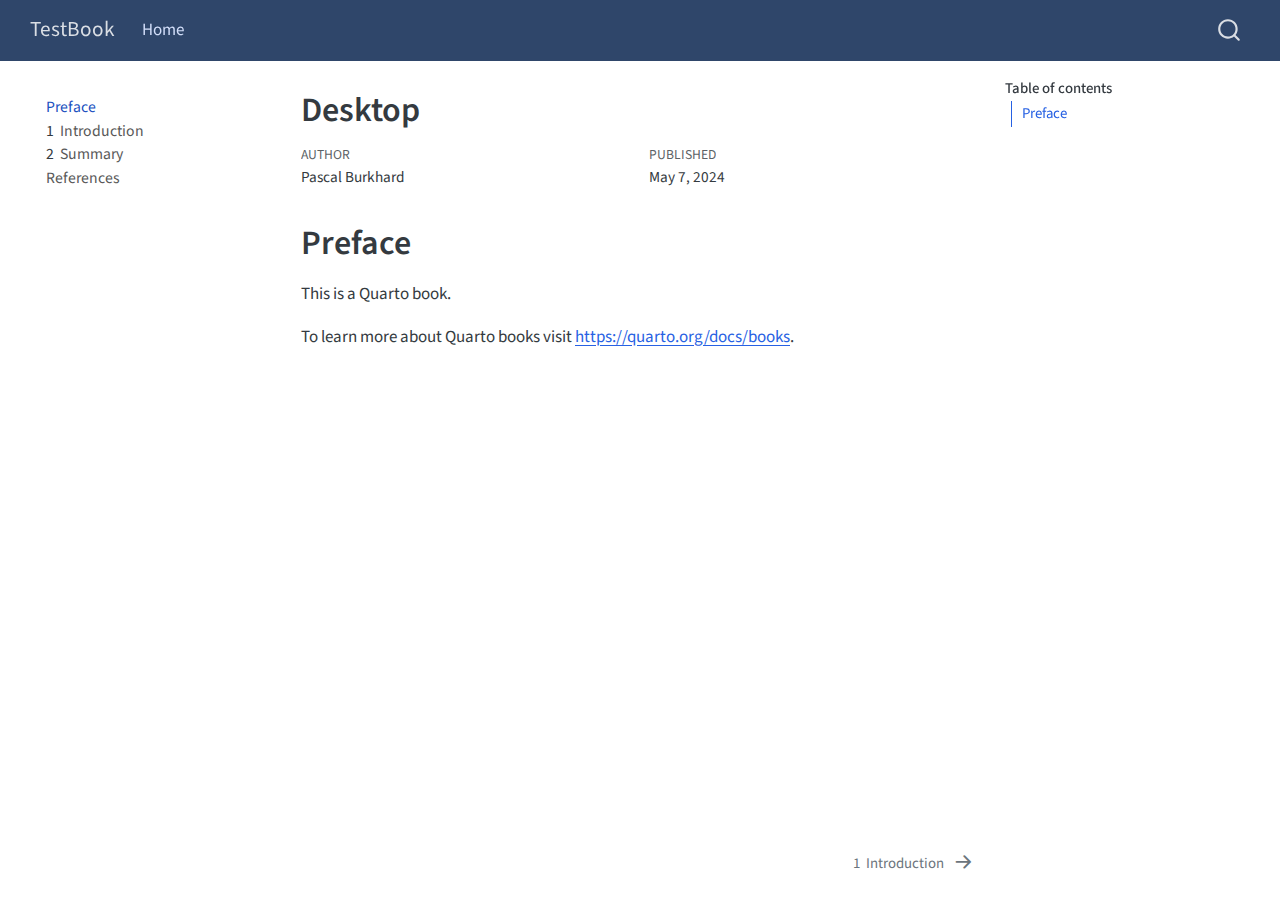
<file: _book/index.html>
<!DOCTYPE html>
<html xmlns="http://www.w3.org/1999/xhtml" lang="en" xml:lang="en">
<head>
<meta http-equiv="Content-Type" content="text/html; charset=UTF-8">
<meta charset="utf-8">
<meta name="generator" content="quarto-1.6.1">
<meta name="viewport" content="width=device-width, initial-scale=1.0, user-scalable=yes">
<meta name="author" content="Pascal Burkhard">
<meta name="dcterms.date" content="2024-05-07">
<title>Desktop</title>
<style>
code{white-space: pre-wrap;}
span.smallcaps{font-variant: small-caps;}
div.columns{display: flex; gap: min(4vw, 1.5em);}
div.column{flex: auto; overflow-x: auto;}
div.hanging-indent{margin-left: 1.5em; text-indent: -1.5em;}
ul.task-list{list-style: none;}
ul.task-list li input[type="checkbox"] {
  width: 0.8em;
  margin: 0 0.8em 0.2em -1em; /* quarto-specific, see https://github.com/quarto-dev/quarto-cli/issues/4556 */ 
  vertical-align: middle;
}
</style>
<script src="site_libs/quarto-nav/quarto-nav.js"></script><script src="site_libs/quarto-nav/headroom.min.js"></script><script src="site_libs/clipboard/clipboard.min.js"></script><script src="site_libs/quarto-search/autocomplete.umd.js"></script><script src="site_libs/quarto-search/fuse.min.js"></script><script src="site_libs/quarto-search/quarto-search.js"></script><meta name="quarto:offset" content="./">
<link href="./intro.html" rel="next">
<script src="site_libs/quarto-html/quarto.js"></script><script src="site_libs/quarto-html/popper.min.js"></script><script src="site_libs/quarto-html/tippy.umd.min.js"></script><script src="site_libs/quarto-html/anchor.min.js"></script><link href="site_libs/quarto-html/tippy.css" rel="stylesheet">
<link href="site_libs/quarto-html/quarto-syntax-highlighting.css" rel="stylesheet" id="quarto-text-highlighting-styles">
<script src="site_libs/bootstrap/bootstrap.min.js"></script><link href="site_libs/bootstrap/bootstrap-icons.css" rel="stylesheet">
<link href="site_libs/bootstrap/bootstrap.min.css" rel="stylesheet" id="quarto-bootstrap" data-mode="light">
<script id="quarto-search-options" type="application/json">{
  "location": "navbar",
  "copy-button": false,
  "collapse-after": 3,
  "panel-placement": "end",
  "type": "overlay",
  "limit": 50,
  "keyboard-shortcut": [
    "f",
    "/",
    "s"
  ],
  "show-item-context": false,
  "language": {
    "search-no-results-text": "No results",
    "search-matching-documents-text": "matching documents",
    "search-copy-link-title": "Copy link to search",
    "search-hide-matches-text": "Hide additional matches",
    "search-more-match-text": "more match in this document",
    "search-more-matches-text": "more matches in this document",
    "search-clear-button-title": "Clear",
    "search-text-placeholder": "",
    "search-detached-cancel-button-title": "Cancel",
    "search-submit-button-title": "Submit",
    "search-label": "Search"
  }
}</script>
</head>
<body class="nav-sidebar floating nav-fixed">

<div id="quarto-search-results"></div>
  <header id="quarto-header" class="headroom fixed-top"><nav class="navbar navbar-expand-lg " data-bs-theme="dark"><div class="navbar-container container-fluid">
      <div class="navbar-brand-container mx-auto">
    <a class="navbar-brand" href="./index.html">
    <span class="navbar-title">TestBook</span>
    </a>
  </div>
            <div id="quarto-search" class="" title="Search"></div>
          <button class="navbar-toggler" type="button" data-bs-toggle="collapse" data-bs-target="#navbarCollapse" aria-controls="navbarCollapse" role="menu" aria-expanded="false" aria-label="Toggle navigation" onclick="if (window.quartoToggleHeadroom) { window.quartoToggleHeadroom(); }">
  <span class="navbar-toggler-icon"></span>
</button>
          <div class="collapse navbar-collapse" id="navbarCollapse">
            <ul class="navbar-nav navbar-nav-scroll me-auto">
<li class="nav-item">
    <a class="nav-link active" href="./index.html" aria-current="page"> 
<span class="menu-text">Home</span></a>
  </li>  
</ul>
</div> <!-- /navcollapse -->
            <div class="quarto-navbar-tools">
</div>
      </div> <!-- /container-fluid -->
    </nav><nav class="quarto-secondary-nav"><div class="container-fluid d-flex">
      <button type="button" class="quarto-btn-toggle btn" data-bs-toggle="collapse" role="button" data-bs-target=".quarto-sidebar-collapse-item" aria-controls="quarto-sidebar" aria-expanded="false" aria-label="Toggle sidebar navigation" onclick="if (window.quartoToggleHeadroom) { window.quartoToggleHeadroom(); }">
        <i class="bi bi-layout-text-sidebar-reverse"></i>
      </button>
        <nav class="quarto-page-breadcrumbs" aria-label="breadcrumb"><ol class="breadcrumb"><li class="breadcrumb-item"><a href="./index.html">Preface</a></li></ol></nav><a class="flex-grow-1" role="navigation" data-bs-toggle="collapse" data-bs-target=".quarto-sidebar-collapse-item" aria-controls="quarto-sidebar" aria-expanded="false" aria-label="Toggle sidebar navigation" onclick="if (window.quartoToggleHeadroom) { window.quartoToggleHeadroom(); }">      
        </a>
    </div>
  </nav></header><!-- content --><div id="quarto-content" class="quarto-container page-columns page-rows-contents page-layout-article page-navbar">
<!-- sidebar -->
  <nav id="quarto-sidebar" class="sidebar collapse collapse-horizontal quarto-sidebar-collapse-item sidebar-navigation floating overflow-auto"><div class="sidebar-menu-container"> 
    <ul class="list-unstyled mt-1">
<li class="sidebar-item">
  <div class="sidebar-item-container"> 
  <a href="./index.html" class="sidebar-item-text sidebar-link active">
 <span class="menu-text">Preface</span></a>
  </div>
</li>
        <li class="sidebar-item">
  <div class="sidebar-item-container"> 
  <a href="./intro.html" class="sidebar-item-text sidebar-link">
 <span class="menu-text"><span class="chapter-number">1</span>  <span class="chapter-title">Introduction</span></span></a>
  </div>
</li>
        <li class="sidebar-item">
  <div class="sidebar-item-container"> 
  <a href="./summary.html" class="sidebar-item-text sidebar-link">
 <span class="menu-text"><span class="chapter-number">2</span>  <span class="chapter-title">Summary</span></span></a>
  </div>
</li>
        <li class="sidebar-item">
  <div class="sidebar-item-container"> 
  <a href="./references.html" class="sidebar-item-text sidebar-link">
 <span class="menu-text">References</span></a>
  </div>
</li>
    </ul>
</div>
</nav><div id="quarto-sidebar-glass" class="quarto-sidebar-collapse-item" data-bs-toggle="collapse" data-bs-target=".quarto-sidebar-collapse-item"></div>
<!-- margin-sidebar -->
    <div id="quarto-margin-sidebar" class="sidebar margin-sidebar">
        <nav id="TOC" role="doc-toc" class="toc-active"><h2 id="toc-title">Table of contents</h2>
   
  <ul>
<li><a href="#preface" id="toc-preface" class="nav-link active" data-scroll-target="#preface">Preface</a></li>
  </ul></nav>
</div>
<!-- main -->
<main class="content" id="quarto-document-content"><header id="title-block-header" class="quarto-title-block default"><div class="quarto-title">
<h1 class="title">Desktop</h1>
</div>



<div class="quarto-title-meta">

    <div>
    <div class="quarto-title-meta-heading">Author</div>
    <div class="quarto-title-meta-contents">
             <p>Pascal Burkhard </p>
          </div>
  </div>
    
    <div>
    <div class="quarto-title-meta-heading">Published</div>
    <div class="quarto-title-meta-contents">
      <p class="date">May 7, 2024</p>
    </div>
  </div>
  
    
  </div>
  


</header><section id="preface" class="level1 unnumbered"><h1 class="unnumbered">Preface</h1>
<p>This is a Quarto book.</p>
<p>To learn more about Quarto books visit <a href="https://quarto.org/docs/books" class="uri">https://quarto.org/docs/books</a>.</p>


</section></main><!-- /main --><script id="quarto-html-after-body" type="application/javascript">
window.document.addEventListener("DOMContentLoaded", function (event) {
  const toggleBodyColorMode = (bsSheetEl) => {
    const mode = bsSheetEl.getAttribute("data-mode");
    const bodyEl = window.document.querySelector("body");
    if (mode === "dark") {
      bodyEl.classList.add("quarto-dark");
      bodyEl.classList.remove("quarto-light");
    } else {
      bodyEl.classList.add("quarto-light");
      bodyEl.classList.remove("quarto-dark");
    }
  }
  const toggleBodyColorPrimary = () => {
    const bsSheetEl = window.document.querySelector("link#quarto-bootstrap");
    if (bsSheetEl) {
      toggleBodyColorMode(bsSheetEl);
    }
  }
  toggleBodyColorPrimary();  
  const icon = "";
  const anchorJS = new window.AnchorJS();
  anchorJS.options = {
    placement: 'right',
    icon: icon
  };
  anchorJS.add('.anchored');
  const isCodeAnnotation = (el) => {
    for (const clz of el.classList) {
      if (clz.startsWith('code-annotation-')) {                     
        return true;
      }
    }
    return false;
  }
  const onCopySuccess = function(e) {
    // button target
    const button = e.trigger;
    // don't keep focus
    button.blur();
    // flash "checked"
    button.classList.add('code-copy-button-checked');
    var currentTitle = button.getAttribute("title");
    button.setAttribute("title", "Copied!");
    let tooltip;
    if (window.bootstrap) {
      button.setAttribute("data-bs-toggle", "tooltip");
      button.setAttribute("data-bs-placement", "left");
      button.setAttribute("data-bs-title", "Copied!");
      tooltip = new bootstrap.Tooltip(button, 
        { trigger: "manual", 
          customClass: "code-copy-button-tooltip",
          offset: [0, -8]});
      tooltip.show();    
    }
    setTimeout(function() {
      if (tooltip) {
        tooltip.hide();
        button.removeAttribute("data-bs-title");
        button.removeAttribute("data-bs-toggle");
        button.removeAttribute("data-bs-placement");
      }
      button.setAttribute("title", currentTitle);
      button.classList.remove('code-copy-button-checked');
    }, 1000);
    // clear code selection
    e.clearSelection();
  }
  const getTextToCopy = function(trigger) {
      const codeEl = trigger.previousElementSibling.cloneNode(true);
      for (const childEl of codeEl.children) {
        if (isCodeAnnotation(childEl)) {
          childEl.remove();
        }
      }
      return codeEl.innerText;
  }
  const clipboard = new window.ClipboardJS('.code-copy-button:not([data-in-quarto-modal])', {
    text: getTextToCopy
  });
  clipboard.on('success', onCopySuccess);
  if (window.document.getElementById('quarto-embedded-source-code-modal')) {
    // For code content inside modals, clipBoardJS needs to be initialized with a container option
    // TODO: Check when it could be a function (https://github.com/zenorocha/clipboard.js/issues/860)
    const clipboardModal = new window.ClipboardJS('.code-copy-button[data-in-quarto-modal]', {
      text: getTextToCopy,
      container: window.document.getElementById('quarto-embedded-source-code-modal')
    });
    clipboardModal.on('success', onCopySuccess);
  }
    var localhostRegex = new RegExp(/^(?:http|https):\/\/localhost\:?[0-9]*\//);
    var mailtoRegex = new RegExp(/^mailto:/);
      var filterRegex = new RegExp("https:\/\/example\.com");
    var isInternal = (href) => {
        return filterRegex.test(href) || localhostRegex.test(href) || mailtoRegex.test(href);
    }
    // Inspect non-navigation links and adorn them if external
 	var links = window.document.querySelectorAll('a[href]:not(.nav-link):not(.navbar-brand):not(.toc-action):not(.sidebar-link):not(.sidebar-item-toggle):not(.pagination-link):not(.no-external):not([aria-hidden]):not(.dropdown-item):not(.quarto-navigation-tool):not(.about-link)');
    for (var i=0; i<links.length; i++) {
      const link = links[i];
      if (!isInternal(link.href)) {
        // undo the damage that might have been done by quarto-nav.js in the case of
        // links that we want to consider external
        if (link.dataset.originalHref !== undefined) {
          link.href = link.dataset.originalHref;
        }
      }
    }
  function tippyHover(el, contentFn, onTriggerFn, onUntriggerFn) {
    const config = {
      allowHTML: true,
      maxWidth: 500,
      delay: 100,
      arrow: false,
      appendTo: function(el) {
          return el.parentElement;
      },
      interactive: true,
      interactiveBorder: 10,
      theme: 'quarto',
      placement: 'bottom-start',
    };
    if (contentFn) {
      config.content = contentFn;
    }
    if (onTriggerFn) {
      config.onTrigger = onTriggerFn;
    }
    if (onUntriggerFn) {
      config.onUntrigger = onUntriggerFn;
    }
    window.tippy(el, config); 
  }
  const noterefs = window.document.querySelectorAll('a[role="doc-noteref"]');
  for (var i=0; i<noterefs.length; i++) {
    const ref = noterefs[i];
    tippyHover(ref, function() {
      // use id or data attribute instead here
      let href = ref.getAttribute('data-footnote-href') || ref.getAttribute('href');
      try { href = new URL(href).hash; } catch {}
      const id = href.replace(/^#\/?/, "");
      const note = window.document.getElementById(id);
      if (note) {
        return note.innerHTML;
      } else {
        return "";
      }
    });
  }
  const xrefs = window.document.querySelectorAll('a.quarto-xref');
  const processXRef = (id, note) => {
    // Strip column container classes
    const stripColumnClz = (el) => {
      el.classList.remove("page-full", "page-columns");
      if (el.children) {
        for (const child of el.children) {
          stripColumnClz(child);
        }
      }
    }
    stripColumnClz(note)
    if (id === null || id.startsWith('sec-')) {
      // Special case sections, only their first couple elements
      const container = document.createElement("div");
      if (note.children && note.children.length > 2) {
        container.appendChild(note.children[0].cloneNode(true));
        for (let i = 1; i < note.children.length; i++) {
          const child = note.children[i];
          if (child.tagName === "P" && child.innerText === "") {
            continue;
          } else {
            container.appendChild(child.cloneNode(true));
            break;
          }
        }
        if (window.Quarto?.typesetMath) {
          window.Quarto.typesetMath(container);
        }
        return container.innerHTML
      } else {
        if (window.Quarto?.typesetMath) {
          window.Quarto.typesetMath(note);
        }
        return note.innerHTML;
      }
    } else {
      // Remove any anchor links if they are present
      const anchorLink = note.querySelector('a.anchorjs-link');
      if (anchorLink) {
        anchorLink.remove();
      }
      if (window.Quarto?.typesetMath) {
        window.Quarto.typesetMath(note);
      }
      // TODO in 1.5, we should make sure this works without a callout special case
      if (note.classList.contains("callout")) {
        return note.outerHTML;
      } else {
        return note.innerHTML;
      }
    }
  }
  for (var i=0; i<xrefs.length; i++) {
    const xref = xrefs[i];
    tippyHover(xref, undefined, function(instance) {
      instance.disable();
      let url = xref.getAttribute('href');
      let hash = undefined; 
      if (url.startsWith('#')) {
        hash = url;
      } else {
        try { hash = new URL(url).hash; } catch {}
      }
      if (hash) {
        const id = hash.replace(/^#\/?/, "");
        const note = window.document.getElementById(id);
        if (note !== null) {
          try {
            const html = processXRef(id, note.cloneNode(true));
            instance.setContent(html);
          } finally {
            instance.enable();
            instance.show();
          }
        } else {
          // See if we can fetch this
          fetch(url.split('#')[0])
          .then(res => res.text())
          .then(html => {
            const parser = new DOMParser();
            const htmlDoc = parser.parseFromString(html, "text/html");
            const note = htmlDoc.getElementById(id);
            if (note !== null) {
              const html = processXRef(id, note);
              instance.setContent(html);
            } 
          }).finally(() => {
            instance.enable();
            instance.show();
          });
        }
      } else {
        // See if we can fetch a full url (with no hash to target)
        // This is a special case and we should probably do some content thinning / targeting
        fetch(url)
        .then(res => res.text())
        .then(html => {
          const parser = new DOMParser();
          const htmlDoc = parser.parseFromString(html, "text/html");
          const note = htmlDoc.querySelector('main.content');
          if (note !== null) {
            // This should only happen for chapter cross references
            // (since there is no id in the URL)
            // remove the first header
            if (note.children.length > 0 && note.children[0].tagName === "HEADER") {
              note.children[0].remove();
            }
            const html = processXRef(null, note);
            instance.setContent(html);
          } 
        }).finally(() => {
          instance.enable();
          instance.show();
        });
      }
    }, function(instance) {
    });
  }
      let selectedAnnoteEl;
      const selectorForAnnotation = ( cell, annotation) => {
        let cellAttr = 'data-code-cell="' + cell + '"';
        let lineAttr = 'data-code-annotation="' +  annotation + '"';
        const selector = 'span[' + cellAttr + '][' + lineAttr + ']';
        return selector;
      }
      const selectCodeLines = (annoteEl) => {
        const doc = window.document;
        const targetCell = annoteEl.getAttribute("data-target-cell");
        const targetAnnotation = annoteEl.getAttribute("data-target-annotation");
        const annoteSpan = window.document.querySelector(selectorForAnnotation(targetCell, targetAnnotation));
        const lines = annoteSpan.getAttribute("data-code-lines").split(",");
        const lineIds = lines.map((line) => {
          return targetCell + "-" + line;
        })
        let top = null;
        let height = null;
        let parent = null;
        if (lineIds.length > 0) {
            //compute the position of the single el (top and bottom and make a div)
            const el = window.document.getElementById(lineIds[0]);
            top = el.offsetTop;
            height = el.offsetHeight;
            parent = el.parentElement.parentElement;
          if (lineIds.length > 1) {
            const lastEl = window.document.getElementById(lineIds[lineIds.length - 1]);
            const bottom = lastEl.offsetTop + lastEl.offsetHeight;
            height = bottom - top;
          }
          if (top !== null && height !== null && parent !== null) {
            // cook up a div (if necessary) and position it 
            let div = window.document.getElementById("code-annotation-line-highlight");
            if (div === null) {
              div = window.document.createElement("div");
              div.setAttribute("id", "code-annotation-line-highlight");
              div.style.position = 'absolute';
              parent.appendChild(div);
            }
            div.style.top = top - 2 + "px";
            div.style.height = height + 4 + "px";
            div.style.left = 0;
            let gutterDiv = window.document.getElementById("code-annotation-line-highlight-gutter");
            if (gutterDiv === null) {
              gutterDiv = window.document.createElement("div");
              gutterDiv.setAttribute("id", "code-annotation-line-highlight-gutter");
              gutterDiv.style.position = 'absolute';
              const codeCell = window.document.getElementById(targetCell);
              const gutter = codeCell.querySelector('.code-annotation-gutter');
              gutter.appendChild(gutterDiv);
            }
            gutterDiv.style.top = top - 2 + "px";
            gutterDiv.style.height = height + 4 + "px";
          }
          selectedAnnoteEl = annoteEl;
        }
      };
      const unselectCodeLines = () => {
        const elementsIds = ["code-annotation-line-highlight", "code-annotation-line-highlight-gutter"];
        elementsIds.forEach((elId) => {
          const div = window.document.getElementById(elId);
          if (div) {
            div.remove();
          }
        });
        selectedAnnoteEl = undefined;
      };
        // Handle positioning of the toggle
    window.addEventListener(
      "resize",
      throttle(() => {
        elRect = undefined;
        if (selectedAnnoteEl) {
          selectCodeLines(selectedAnnoteEl);
        }
      }, 10)
    );
    function throttle(fn, ms) {
    let throttle = false;
    let timer;
      return (...args) => {
        if(!throttle) { // first call gets through
            fn.apply(this, args);
            throttle = true;
        } else { // all the others get throttled
            if(timer) clearTimeout(timer); // cancel #2
            timer = setTimeout(() => {
              fn.apply(this, args);
              timer = throttle = false;
            }, ms);
        }
      };
    }
      // Attach click handler to the DT
      const annoteDls = window.document.querySelectorAll('dt[data-target-cell]');
      for (const annoteDlNode of annoteDls) {
        annoteDlNode.addEventListener('click', (event) => {
          const clickedEl = event.target;
          if (clickedEl !== selectedAnnoteEl) {
            unselectCodeLines();
            const activeEl = window.document.querySelector('dt[data-target-cell].code-annotation-active');
            if (activeEl) {
              activeEl.classList.remove('code-annotation-active');
            }
            selectCodeLines(clickedEl);
            clickedEl.classList.add('code-annotation-active');
          } else {
            // Unselect the line
            unselectCodeLines();
            clickedEl.classList.remove('code-annotation-active');
          }
        });
      }
  const findCites = (el) => {
    const parentEl = el.parentElement;
    if (parentEl) {
      const cites = parentEl.dataset.cites;
      if (cites) {
        return {
          el,
          cites: cites.split(' ')
        };
      } else {
        return findCites(el.parentElement)
      }
    } else {
      return undefined;
    }
  };
  var bibliorefs = window.document.querySelectorAll('a[role="doc-biblioref"]');
  for (var i=0; i<bibliorefs.length; i++) {
    const ref = bibliorefs[i];
    const citeInfo = findCites(ref);
    if (citeInfo) {
      tippyHover(citeInfo.el, function() {
        var popup = window.document.createElement('div');
        citeInfo.cites.forEach(function(cite) {
          var citeDiv = window.document.createElement('div');
          citeDiv.classList.add('hanging-indent');
          citeDiv.classList.add('csl-entry');
          var biblioDiv = window.document.getElementById('ref-' + cite);
          if (biblioDiv) {
            citeDiv.innerHTML = biblioDiv.innerHTML;
          }
          popup.appendChild(citeDiv);
        });
        return popup.innerHTML;
      });
    }
  }
});
</script><nav class="page-navigation"><div class="nav-page nav-page-previous">
  </div>
  <div class="nav-page nav-page-next">
      <a href="./intro.html" class="pagination-link" aria-label="Introduction">
        <span class="nav-page-text"><span class="chapter-number">1</span>  <span class="chapter-title">Introduction</span></span> <i class="bi bi-arrow-right-short"></i>
      </a>
  </div>
</nav>
</div> <!-- /content -->




</body>
</html>
</file>
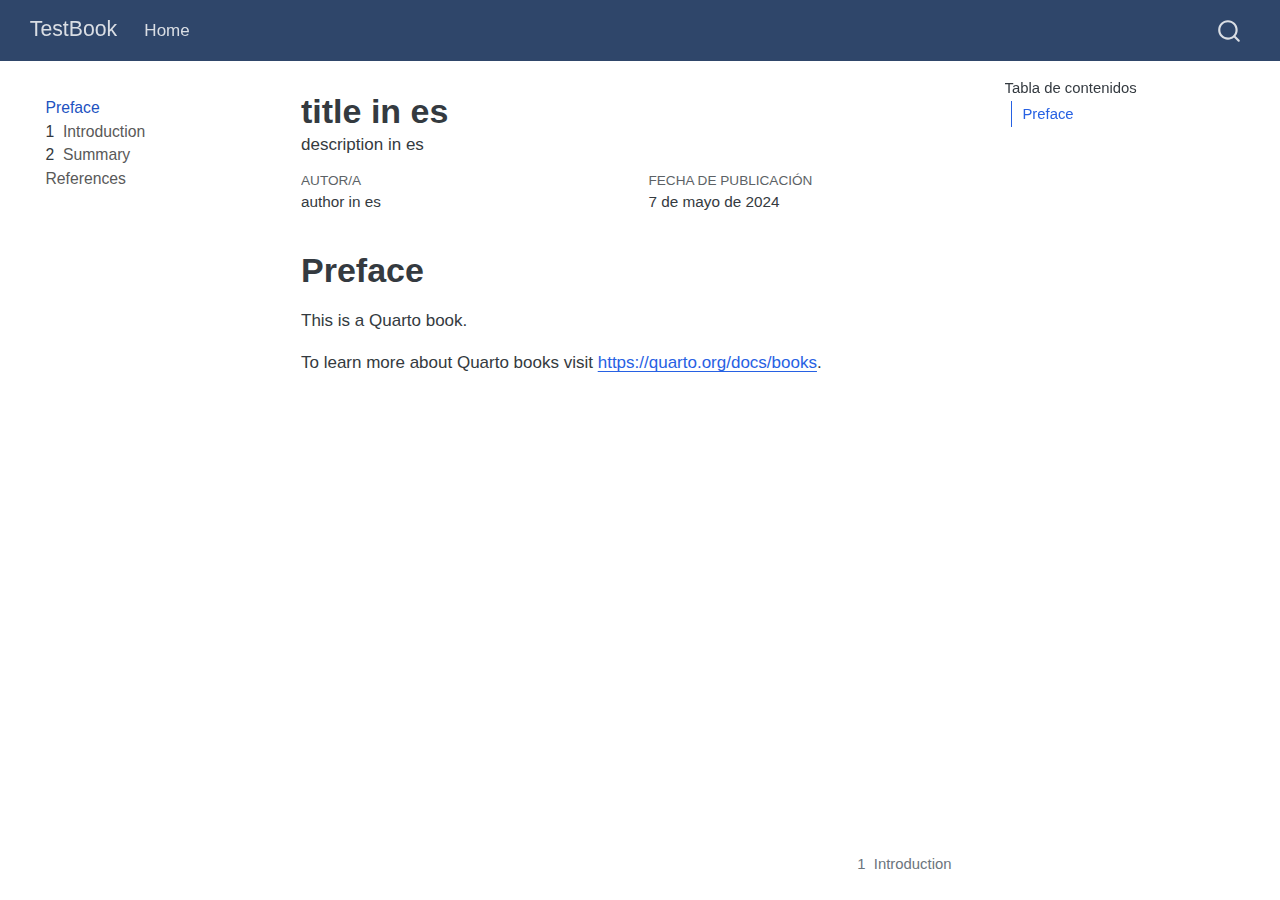
<file: _book/es/index.html>
<!DOCTYPE html PUBLIC "-//W3C//DTD HTML 4.0 Transitional//EN" "http://www.w3.org/TR/REC-html40/loose.dtd">
<html xmlns="http://www.w3.org/1999/xhtml">
<head>
<meta http-equiv="Content-Type" content="text/html; charset=UTF-8">
<title>Redirect to index.es.html</title>
<meta http-equiv="refresh" content="0;URL='index.es.html'">
</head>
<body> 
  </body>
</html>
</file>
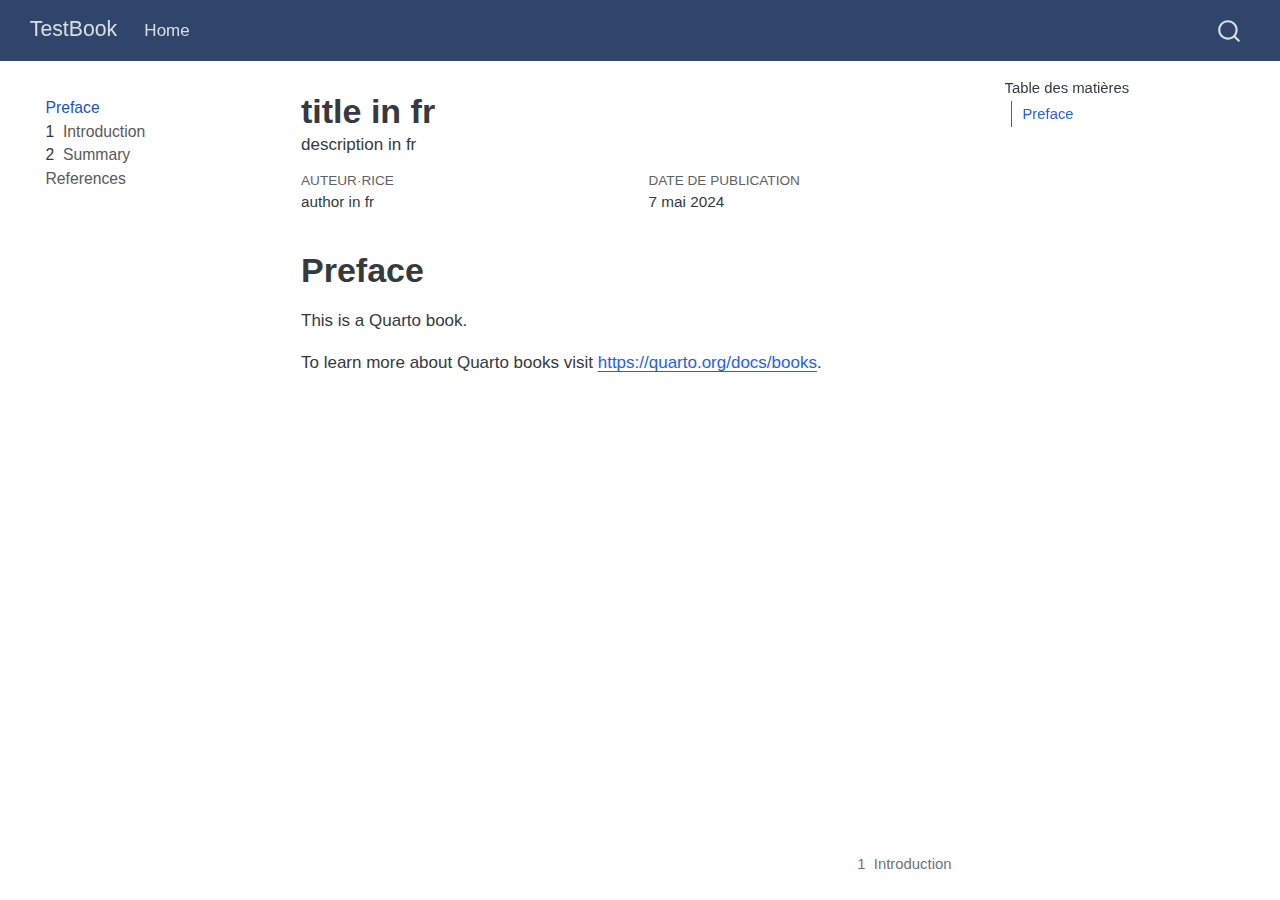
<file: _book/fr/index.html>
<!DOCTYPE html PUBLIC "-//W3C//DTD HTML 4.0 Transitional//EN" "http://www.w3.org/TR/REC-html40/loose.dtd">
<html xmlns="http://www.w3.org/1999/xhtml">
<head>
<meta http-equiv="Content-Type" content="text/html; charset=UTF-8">
<title>Redirect to index.fr.html</title>
<meta http-equiv="refresh" content="0;URL='index.fr.html'">
</head>
<body> 
  </body>
</html>
</file>
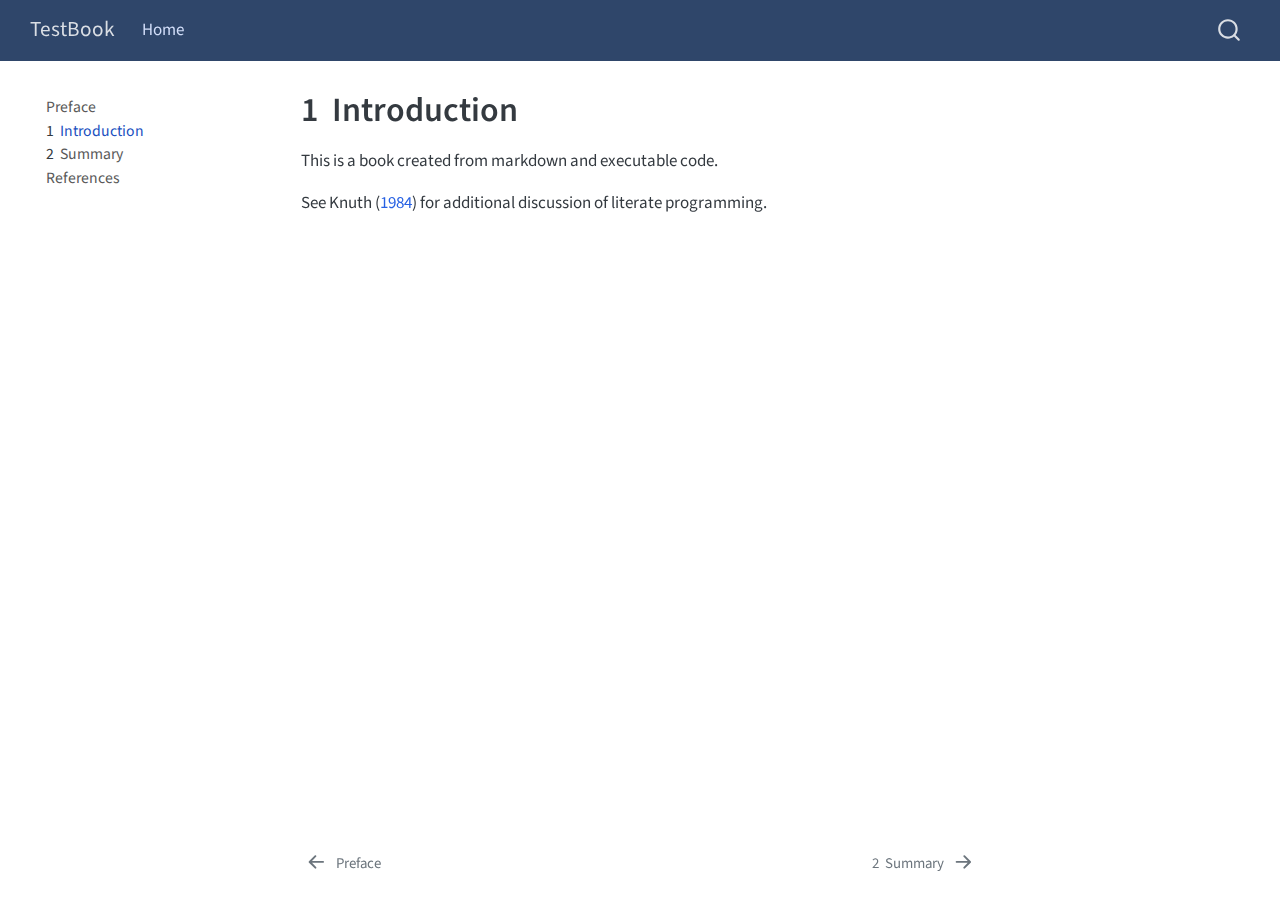
<file: _book/intro.html>
<!DOCTYPE html>
<html xmlns="http://www.w3.org/1999/xhtml" lang="en" xml:lang="en">
<head>
<meta http-equiv="Content-Type" content="text/html; charset=UTF-8">
<meta charset="utf-8">
<meta name="generator" content="quarto-1.6.1">
<meta name="viewport" content="width=device-width, initial-scale=1.0, user-scalable=yes">
<title>1  Introduction – Desktop</title>
<style>
code{white-space: pre-wrap;}
span.smallcaps{font-variant: small-caps;}
div.columns{display: flex; gap: min(4vw, 1.5em);}
div.column{flex: auto; overflow-x: auto;}
div.hanging-indent{margin-left: 1.5em; text-indent: -1.5em;}
ul.task-list{list-style: none;}
ul.task-list li input[type="checkbox"] {
  width: 0.8em;
  margin: 0 0.8em 0.2em -1em; /* quarto-specific, see https://github.com/quarto-dev/quarto-cli/issues/4556 */ 
  vertical-align: middle;
}
/* CSS for citations */
div.csl-bib-body { }
div.csl-entry {
  clear: both;
  margin-bottom: 0em;
}
.hanging-indent div.csl-entry {
  margin-left:2em;
  text-indent:-2em;
}
div.csl-left-margin {
  min-width:2em;
  float:left;
}
div.csl-right-inline {
  margin-left:2em;
  padding-left:1em;
}
div.csl-indent {
  margin-left: 2em;
}</style>
<script src="site_libs/quarto-nav/quarto-nav.js"></script><script src="site_libs/quarto-nav/headroom.min.js"></script><script src="site_libs/clipboard/clipboard.min.js"></script><script src="site_libs/quarto-search/autocomplete.umd.js"></script><script src="site_libs/quarto-search/fuse.min.js"></script><script src="site_libs/quarto-search/quarto-search.js"></script><meta name="quarto:offset" content="./">
<link href="./summary.html" rel="next">
<link href="./index.html" rel="prev">
<script src="site_libs/quarto-html/quarto.js"></script><script src="site_libs/quarto-html/popper.min.js"></script><script src="site_libs/quarto-html/tippy.umd.min.js"></script><script src="site_libs/quarto-html/anchor.min.js"></script><link href="site_libs/quarto-html/tippy.css" rel="stylesheet">
<link href="site_libs/quarto-html/quarto-syntax-highlighting.css" rel="stylesheet" id="quarto-text-highlighting-styles">
<script src="site_libs/bootstrap/bootstrap.min.js"></script><link href="site_libs/bootstrap/bootstrap-icons.css" rel="stylesheet">
<link href="site_libs/bootstrap/bootstrap.min.css" rel="stylesheet" id="quarto-bootstrap" data-mode="light">
<script id="quarto-search-options" type="application/json">{
  "location": "navbar",
  "copy-button": false,
  "collapse-after": 3,
  "panel-placement": "end",
  "type": "overlay",
  "limit": 50,
  "keyboard-shortcut": [
    "f",
    "/",
    "s"
  ],
  "show-item-context": false,
  "language": {
    "search-no-results-text": "No results",
    "search-matching-documents-text": "matching documents",
    "search-copy-link-title": "Copy link to search",
    "search-hide-matches-text": "Hide additional matches",
    "search-more-match-text": "more match in this document",
    "search-more-matches-text": "more matches in this document",
    "search-clear-button-title": "Clear",
    "search-text-placeholder": "",
    "search-detached-cancel-button-title": "Cancel",
    "search-submit-button-title": "Submit",
    "search-label": "Search"
  }
}</script>
</head>
<body class="nav-sidebar floating nav-fixed">

<div id="quarto-search-results"></div>
  <header id="quarto-header" class="headroom fixed-top"><nav class="navbar navbar-expand-lg " data-bs-theme="dark"><div class="navbar-container container-fluid">
      <div class="navbar-brand-container mx-auto">
    <a class="navbar-brand" href="./index.html">
    <span class="navbar-title">TestBook</span>
    </a>
  </div>
            <div id="quarto-search" class="" title="Search"></div>
          <button class="navbar-toggler" type="button" data-bs-toggle="collapse" data-bs-target="#navbarCollapse" aria-controls="navbarCollapse" role="menu" aria-expanded="false" aria-label="Toggle navigation" onclick="if (window.quartoToggleHeadroom) { window.quartoToggleHeadroom(); }">
  <span class="navbar-toggler-icon"></span>
</button>
          <div class="collapse navbar-collapse" id="navbarCollapse">
            <ul class="navbar-nav navbar-nav-scroll me-auto">
<li class="nav-item">
    <a class="nav-link active" href="./index.html" aria-current="page"> 
<span class="menu-text">Home</span></a>
  </li>  
</ul>
</div> <!-- /navcollapse -->
            <div class="quarto-navbar-tools">
</div>
      </div> <!-- /container-fluid -->
    </nav><nav class="quarto-secondary-nav"><div class="container-fluid d-flex">
      <button type="button" class="quarto-btn-toggle btn" data-bs-toggle="collapse" role="button" data-bs-target=".quarto-sidebar-collapse-item" aria-controls="quarto-sidebar" aria-expanded="false" aria-label="Toggle sidebar navigation" onclick="if (window.quartoToggleHeadroom) { window.quartoToggleHeadroom(); }">
        <i class="bi bi-layout-text-sidebar-reverse"></i>
      </button>
        <nav class="quarto-page-breadcrumbs" aria-label="breadcrumb"><ol class="breadcrumb"><li class="breadcrumb-item"><a href="./intro.html"><span class="chapter-number">1</span>  <span class="chapter-title">Introduction</span></a></li></ol></nav><a class="flex-grow-1" role="navigation" data-bs-toggle="collapse" data-bs-target=".quarto-sidebar-collapse-item" aria-controls="quarto-sidebar" aria-expanded="false" aria-label="Toggle sidebar navigation" onclick="if (window.quartoToggleHeadroom) { window.quartoToggleHeadroom(); }">      
        </a>
    </div>
  </nav></header><!-- content --><div id="quarto-content" class="quarto-container page-columns page-rows-contents page-layout-article page-navbar">
<!-- sidebar -->
  <nav id="quarto-sidebar" class="sidebar collapse collapse-horizontal quarto-sidebar-collapse-item sidebar-navigation floating overflow-auto"><div class="sidebar-menu-container"> 
    <ul class="list-unstyled mt-1">
<li class="sidebar-item">
  <div class="sidebar-item-container"> 
  <a href="./index.html" class="sidebar-item-text sidebar-link">
 <span class="menu-text">Preface</span></a>
  </div>
</li>
        <li class="sidebar-item">
  <div class="sidebar-item-container"> 
  <a href="./intro.html" class="sidebar-item-text sidebar-link active">
 <span class="menu-text"><span class="chapter-number">1</span>  <span class="chapter-title">Introduction</span></span></a>
  </div>
</li>
        <li class="sidebar-item">
  <div class="sidebar-item-container"> 
  <a href="./summary.html" class="sidebar-item-text sidebar-link">
 <span class="menu-text"><span class="chapter-number">2</span>  <span class="chapter-title">Summary</span></span></a>
  </div>
</li>
        <li class="sidebar-item">
  <div class="sidebar-item-container"> 
  <a href="./references.html" class="sidebar-item-text sidebar-link">
 <span class="menu-text">References</span></a>
  </div>
</li>
    </ul>
</div>
</nav><div id="quarto-sidebar-glass" class="quarto-sidebar-collapse-item" data-bs-toggle="collapse" data-bs-target=".quarto-sidebar-collapse-item"></div>
<!-- margin-sidebar -->
    <div id="quarto-margin-sidebar" class="sidebar margin-sidebar zindex-bottom">
        
    </div>
<!-- main -->
<main class="content" id="quarto-document-content"><header id="title-block-header" class="quarto-title-block default"><div class="quarto-title">
<h1 class="title">
<span class="chapter-number">1</span>  <span class="chapter-title">Introduction</span>
</h1>
</div>



<div class="quarto-title-meta">

    
  
    
  </div>
  


</header><p>This is a book created from markdown and executable code.</p>
<p>See <span class="citation" data-cites="knuth84">Knuth (<a href="references.html#ref-knuth84" role="doc-biblioref">1984</a>)</span> for additional discussion of literate programming.</p>


<div id="refs" class="references csl-bib-body hanging-indent" data-entry-spacing="0" role="list" style="display: none">
<div id="ref-knuth84" class="csl-entry" role="listitem">
Knuth, Donald E. 1984. <span>“Literate Programming.”</span> <em>Comput. J.</em> 27 (2): 97–111. <a href="https://doi.org/10.1093/comjnl/27.2.97">https://doi.org/10.1093/comjnl/27.2.97</a>.
</div>
</div>

</main><!-- /main --><script id="quarto-html-after-body" type="application/javascript">
window.document.addEventListener("DOMContentLoaded", function (event) {
  const toggleBodyColorMode = (bsSheetEl) => {
    const mode = bsSheetEl.getAttribute("data-mode");
    const bodyEl = window.document.querySelector("body");
    if (mode === "dark") {
      bodyEl.classList.add("quarto-dark");
      bodyEl.classList.remove("quarto-light");
    } else {
      bodyEl.classList.add("quarto-light");
      bodyEl.classList.remove("quarto-dark");
    }
  }
  const toggleBodyColorPrimary = () => {
    const bsSheetEl = window.document.querySelector("link#quarto-bootstrap");
    if (bsSheetEl) {
      toggleBodyColorMode(bsSheetEl);
    }
  }
  toggleBodyColorPrimary();  
  const icon = "";
  const anchorJS = new window.AnchorJS();
  anchorJS.options = {
    placement: 'right',
    icon: icon
  };
  anchorJS.add('.anchored');
  const isCodeAnnotation = (el) => {
    for (const clz of el.classList) {
      if (clz.startsWith('code-annotation-')) {                     
        return true;
      }
    }
    return false;
  }
  const onCopySuccess = function(e) {
    // button target
    const button = e.trigger;
    // don't keep focus
    button.blur();
    // flash "checked"
    button.classList.add('code-copy-button-checked');
    var currentTitle = button.getAttribute("title");
    button.setAttribute("title", "Copied!");
    let tooltip;
    if (window.bootstrap) {
      button.setAttribute("data-bs-toggle", "tooltip");
      button.setAttribute("data-bs-placement", "left");
      button.setAttribute("data-bs-title", "Copied!");
      tooltip = new bootstrap.Tooltip(button, 
        { trigger: "manual", 
          customClass: "code-copy-button-tooltip",
          offset: [0, -8]});
      tooltip.show();    
    }
    setTimeout(function() {
      if (tooltip) {
        tooltip.hide();
        button.removeAttribute("data-bs-title");
        button.removeAttribute("data-bs-toggle");
        button.removeAttribute("data-bs-placement");
      }
      button.setAttribute("title", currentTitle);
      button.classList.remove('code-copy-button-checked');
    }, 1000);
    // clear code selection
    e.clearSelection();
  }
  const getTextToCopy = function(trigger) {
      const codeEl = trigger.previousElementSibling.cloneNode(true);
      for (const childEl of codeEl.children) {
        if (isCodeAnnotation(childEl)) {
          childEl.remove();
        }
      }
      return codeEl.innerText;
  }
  const clipboard = new window.ClipboardJS('.code-copy-button:not([data-in-quarto-modal])', {
    text: getTextToCopy
  });
  clipboard.on('success', onCopySuccess);
  if (window.document.getElementById('quarto-embedded-source-code-modal')) {
    // For code content inside modals, clipBoardJS needs to be initialized with a container option
    // TODO: Check when it could be a function (https://github.com/zenorocha/clipboard.js/issues/860)
    const clipboardModal = new window.ClipboardJS('.code-copy-button[data-in-quarto-modal]', {
      text: getTextToCopy,
      container: window.document.getElementById('quarto-embedded-source-code-modal')
    });
    clipboardModal.on('success', onCopySuccess);
  }
    var localhostRegex = new RegExp(/^(?:http|https):\/\/localhost\:?[0-9]*\//);
    var mailtoRegex = new RegExp(/^mailto:/);
      var filterRegex = new RegExp("https:\/\/example\.com");
    var isInternal = (href) => {
        return filterRegex.test(href) || localhostRegex.test(href) || mailtoRegex.test(href);
    }
    // Inspect non-navigation links and adorn them if external
 	var links = window.document.querySelectorAll('a[href]:not(.nav-link):not(.navbar-brand):not(.toc-action):not(.sidebar-link):not(.sidebar-item-toggle):not(.pagination-link):not(.no-external):not([aria-hidden]):not(.dropdown-item):not(.quarto-navigation-tool):not(.about-link)');
    for (var i=0; i<links.length; i++) {
      const link = links[i];
      if (!isInternal(link.href)) {
        // undo the damage that might have been done by quarto-nav.js in the case of
        // links that we want to consider external
        if (link.dataset.originalHref !== undefined) {
          link.href = link.dataset.originalHref;
        }
      }
    }
  function tippyHover(el, contentFn, onTriggerFn, onUntriggerFn) {
    const config = {
      allowHTML: true,
      maxWidth: 500,
      delay: 100,
      arrow: false,
      appendTo: function(el) {
          return el.parentElement;
      },
      interactive: true,
      interactiveBorder: 10,
      theme: 'quarto',
      placement: 'bottom-start',
    };
    if (contentFn) {
      config.content = contentFn;
    }
    if (onTriggerFn) {
      config.onTrigger = onTriggerFn;
    }
    if (onUntriggerFn) {
      config.onUntrigger = onUntriggerFn;
    }
    window.tippy(el, config); 
  }
  const noterefs = window.document.querySelectorAll('a[role="doc-noteref"]');
  for (var i=0; i<noterefs.length; i++) {
    const ref = noterefs[i];
    tippyHover(ref, function() {
      // use id or data attribute instead here
      let href = ref.getAttribute('data-footnote-href') || ref.getAttribute('href');
      try { href = new URL(href).hash; } catch {}
      const id = href.replace(/^#\/?/, "");
      const note = window.document.getElementById(id);
      if (note) {
        return note.innerHTML;
      } else {
        return "";
      }
    });
  }
  const xrefs = window.document.querySelectorAll('a.quarto-xref');
  const processXRef = (id, note) => {
    // Strip column container classes
    const stripColumnClz = (el) => {
      el.classList.remove("page-full", "page-columns");
      if (el.children) {
        for (const child of el.children) {
          stripColumnClz(child);
        }
      }
    }
    stripColumnClz(note)
    if (id === null || id.startsWith('sec-')) {
      // Special case sections, only their first couple elements
      const container = document.createElement("div");
      if (note.children && note.children.length > 2) {
        container.appendChild(note.children[0].cloneNode(true));
        for (let i = 1; i < note.children.length; i++) {
          const child = note.children[i];
          if (child.tagName === "P" && child.innerText === "") {
            continue;
          } else {
            container.appendChild(child.cloneNode(true));
            break;
          }
        }
        if (window.Quarto?.typesetMath) {
          window.Quarto.typesetMath(container);
        }
        return container.innerHTML
      } else {
        if (window.Quarto?.typesetMath) {
          window.Quarto.typesetMath(note);
        }
        return note.innerHTML;
      }
    } else {
      // Remove any anchor links if they are present
      const anchorLink = note.querySelector('a.anchorjs-link');
      if (anchorLink) {
        anchorLink.remove();
      }
      if (window.Quarto?.typesetMath) {
        window.Quarto.typesetMath(note);
      }
      // TODO in 1.5, we should make sure this works without a callout special case
      if (note.classList.contains("callout")) {
        return note.outerHTML;
      } else {
        return note.innerHTML;
      }
    }
  }
  for (var i=0; i<xrefs.length; i++) {
    const xref = xrefs[i];
    tippyHover(xref, undefined, function(instance) {
      instance.disable();
      let url = xref.getAttribute('href');
      let hash = undefined; 
      if (url.startsWith('#')) {
        hash = url;
      } else {
        try { hash = new URL(url).hash; } catch {}
      }
      if (hash) {
        const id = hash.replace(/^#\/?/, "");
        const note = window.document.getElementById(id);
        if (note !== null) {
          try {
            const html = processXRef(id, note.cloneNode(true));
            instance.setContent(html);
          } finally {
            instance.enable();
            instance.show();
          }
        } else {
          // See if we can fetch this
          fetch(url.split('#')[0])
          .then(res => res.text())
          .then(html => {
            const parser = new DOMParser();
            const htmlDoc = parser.parseFromString(html, "text/html");
            const note = htmlDoc.getElementById(id);
            if (note !== null) {
              const html = processXRef(id, note);
              instance.setContent(html);
            } 
          }).finally(() => {
            instance.enable();
            instance.show();
          });
        }
      } else {
        // See if we can fetch a full url (with no hash to target)
        // This is a special case and we should probably do some content thinning / targeting
        fetch(url)
        .then(res => res.text())
        .then(html => {
          const parser = new DOMParser();
          const htmlDoc = parser.parseFromString(html, "text/html");
          const note = htmlDoc.querySelector('main.content');
          if (note !== null) {
            // This should only happen for chapter cross references
            // (since there is no id in the URL)
            // remove the first header
            if (note.children.length > 0 && note.children[0].tagName === "HEADER") {
              note.children[0].remove();
            }
            const html = processXRef(null, note);
            instance.setContent(html);
          } 
        }).finally(() => {
          instance.enable();
          instance.show();
        });
      }
    }, function(instance) {
    });
  }
      let selectedAnnoteEl;
      const selectorForAnnotation = ( cell, annotation) => {
        let cellAttr = 'data-code-cell="' + cell + '"';
        let lineAttr = 'data-code-annotation="' +  annotation + '"';
        const selector = 'span[' + cellAttr + '][' + lineAttr + ']';
        return selector;
      }
      const selectCodeLines = (annoteEl) => {
        const doc = window.document;
        const targetCell = annoteEl.getAttribute("data-target-cell");
        const targetAnnotation = annoteEl.getAttribute("data-target-annotation");
        const annoteSpan = window.document.querySelector(selectorForAnnotation(targetCell, targetAnnotation));
        const lines = annoteSpan.getAttribute("data-code-lines").split(",");
        const lineIds = lines.map((line) => {
          return targetCell + "-" + line;
        })
        let top = null;
        let height = null;
        let parent = null;
        if (lineIds.length > 0) {
            //compute the position of the single el (top and bottom and make a div)
            const el = window.document.getElementById(lineIds[0]);
            top = el.offsetTop;
            height = el.offsetHeight;
            parent = el.parentElement.parentElement;
          if (lineIds.length > 1) {
            const lastEl = window.document.getElementById(lineIds[lineIds.length - 1]);
            const bottom = lastEl.offsetTop + lastEl.offsetHeight;
            height = bottom - top;
          }
          if (top !== null && height !== null && parent !== null) {
            // cook up a div (if necessary) and position it 
            let div = window.document.getElementById("code-annotation-line-highlight");
            if (div === null) {
              div = window.document.createElement("div");
              div.setAttribute("id", "code-annotation-line-highlight");
              div.style.position = 'absolute';
              parent.appendChild(div);
            }
            div.style.top = top - 2 + "px";
            div.style.height = height + 4 + "px";
            div.style.left = 0;
            let gutterDiv = window.document.getElementById("code-annotation-line-highlight-gutter");
            if (gutterDiv === null) {
              gutterDiv = window.document.createElement("div");
              gutterDiv.setAttribute("id", "code-annotation-line-highlight-gutter");
              gutterDiv.style.position = 'absolute';
              const codeCell = window.document.getElementById(targetCell);
              const gutter = codeCell.querySelector('.code-annotation-gutter');
              gutter.appendChild(gutterDiv);
            }
            gutterDiv.style.top = top - 2 + "px";
            gutterDiv.style.height = height + 4 + "px";
          }
          selectedAnnoteEl = annoteEl;
        }
      };
      const unselectCodeLines = () => {
        const elementsIds = ["code-annotation-line-highlight", "code-annotation-line-highlight-gutter"];
        elementsIds.forEach((elId) => {
          const div = window.document.getElementById(elId);
          if (div) {
            div.remove();
          }
        });
        selectedAnnoteEl = undefined;
      };
        // Handle positioning of the toggle
    window.addEventListener(
      "resize",
      throttle(() => {
        elRect = undefined;
        if (selectedAnnoteEl) {
          selectCodeLines(selectedAnnoteEl);
        }
      }, 10)
    );
    function throttle(fn, ms) {
    let throttle = false;
    let timer;
      return (...args) => {
        if(!throttle) { // first call gets through
            fn.apply(this, args);
            throttle = true;
        } else { // all the others get throttled
            if(timer) clearTimeout(timer); // cancel #2
            timer = setTimeout(() => {
              fn.apply(this, args);
              timer = throttle = false;
            }, ms);
        }
      };
    }
      // Attach click handler to the DT
      const annoteDls = window.document.querySelectorAll('dt[data-target-cell]');
      for (const annoteDlNode of annoteDls) {
        annoteDlNode.addEventListener('click', (event) => {
          const clickedEl = event.target;
          if (clickedEl !== selectedAnnoteEl) {
            unselectCodeLines();
            const activeEl = window.document.querySelector('dt[data-target-cell].code-annotation-active');
            if (activeEl) {
              activeEl.classList.remove('code-annotation-active');
            }
            selectCodeLines(clickedEl);
            clickedEl.classList.add('code-annotation-active');
          } else {
            // Unselect the line
            unselectCodeLines();
            clickedEl.classList.remove('code-annotation-active');
          }
        });
      }
  const findCites = (el) => {
    const parentEl = el.parentElement;
    if (parentEl) {
      const cites = parentEl.dataset.cites;
      if (cites) {
        return {
          el,
          cites: cites.split(' ')
        };
      } else {
        return findCites(el.parentElement)
      }
    } else {
      return undefined;
    }
  };
  var bibliorefs = window.document.querySelectorAll('a[role="doc-biblioref"]');
  for (var i=0; i<bibliorefs.length; i++) {
    const ref = bibliorefs[i];
    const citeInfo = findCites(ref);
    if (citeInfo) {
      tippyHover(citeInfo.el, function() {
        var popup = window.document.createElement('div');
        citeInfo.cites.forEach(function(cite) {
          var citeDiv = window.document.createElement('div');
          citeDiv.classList.add('hanging-indent');
          citeDiv.classList.add('csl-entry');
          var biblioDiv = window.document.getElementById('ref-' + cite);
          if (biblioDiv) {
            citeDiv.innerHTML = biblioDiv.innerHTML;
          }
          popup.appendChild(citeDiv);
        });
        return popup.innerHTML;
      });
    }
  }
});
</script><nav class="page-navigation"><div class="nav-page nav-page-previous">
      <a href="./index.html" class="pagination-link" aria-label="Preface">
        <i class="bi bi-arrow-left-short"></i> <span class="nav-page-text">Preface</span>
      </a>          
  </div>
  <div class="nav-page nav-page-next">
      <a href="./summary.html" class="pagination-link" aria-label="Summary">
        <span class="nav-page-text"><span class="chapter-number">2</span>  <span class="chapter-title">Summary</span></span> <i class="bi bi-arrow-right-short"></i>
      </a>
  </div>
</nav>
</div> <!-- /content -->




</body>
</html>
</file>
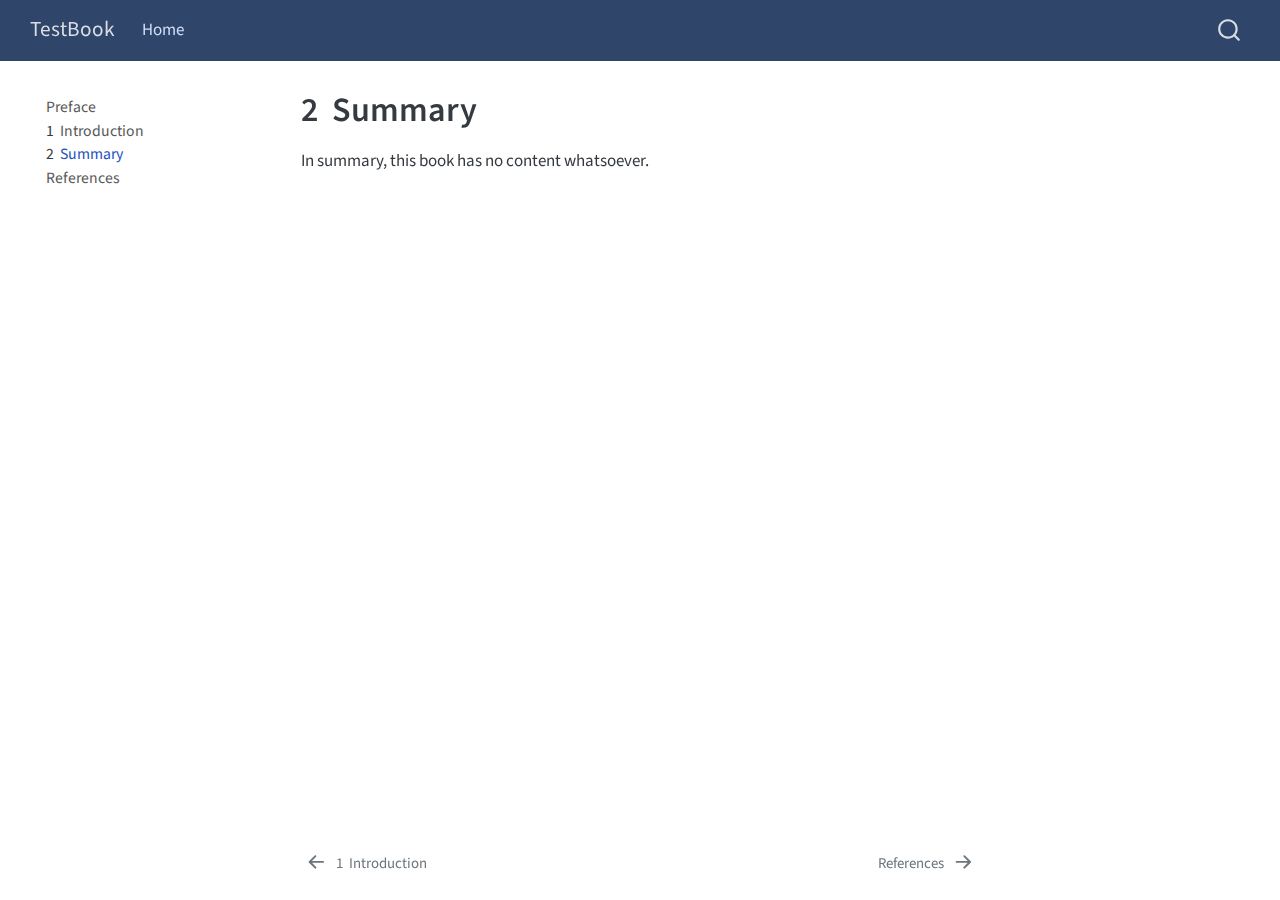
<file: _book/summary.html>
<!DOCTYPE html>
<html xmlns="http://www.w3.org/1999/xhtml" lang="en" xml:lang="en">
<head>
<meta http-equiv="Content-Type" content="text/html; charset=UTF-8">
<meta charset="utf-8">
<meta name="generator" content="quarto-1.6.1">
<meta name="viewport" content="width=device-width, initial-scale=1.0, user-scalable=yes">
<title>2  Summary – Desktop</title>
<style>
code{white-space: pre-wrap;}
span.smallcaps{font-variant: small-caps;}
div.columns{display: flex; gap: min(4vw, 1.5em);}
div.column{flex: auto; overflow-x: auto;}
div.hanging-indent{margin-left: 1.5em; text-indent: -1.5em;}
ul.task-list{list-style: none;}
ul.task-list li input[type="checkbox"] {
  width: 0.8em;
  margin: 0 0.8em 0.2em -1em; /* quarto-specific, see https://github.com/quarto-dev/quarto-cli/issues/4556 */ 
  vertical-align: middle;
}
</style>
<script src="site_libs/quarto-nav/quarto-nav.js"></script><script src="site_libs/quarto-nav/headroom.min.js"></script><script src="site_libs/clipboard/clipboard.min.js"></script><script src="site_libs/quarto-search/autocomplete.umd.js"></script><script src="site_libs/quarto-search/fuse.min.js"></script><script src="site_libs/quarto-search/quarto-search.js"></script><meta name="quarto:offset" content="./">
<link href="./references.html" rel="next">
<link href="./intro.html" rel="prev">
<script src="site_libs/quarto-html/quarto.js"></script><script src="site_libs/quarto-html/popper.min.js"></script><script src="site_libs/quarto-html/tippy.umd.min.js"></script><script src="site_libs/quarto-html/anchor.min.js"></script><link href="site_libs/quarto-html/tippy.css" rel="stylesheet">
<link href="site_libs/quarto-html/quarto-syntax-highlighting.css" rel="stylesheet" id="quarto-text-highlighting-styles">
<script src="site_libs/bootstrap/bootstrap.min.js"></script><link href="site_libs/bootstrap/bootstrap-icons.css" rel="stylesheet">
<link href="site_libs/bootstrap/bootstrap.min.css" rel="stylesheet" id="quarto-bootstrap" data-mode="light">
<script id="quarto-search-options" type="application/json">{
  "location": "navbar",
  "copy-button": false,
  "collapse-after": 3,
  "panel-placement": "end",
  "type": "overlay",
  "limit": 50,
  "keyboard-shortcut": [
    "f",
    "/",
    "s"
  ],
  "show-item-context": false,
  "language": {
    "search-no-results-text": "No results",
    "search-matching-documents-text": "matching documents",
    "search-copy-link-title": "Copy link to search",
    "search-hide-matches-text": "Hide additional matches",
    "search-more-match-text": "more match in this document",
    "search-more-matches-text": "more matches in this document",
    "search-clear-button-title": "Clear",
    "search-text-placeholder": "",
    "search-detached-cancel-button-title": "Cancel",
    "search-submit-button-title": "Submit",
    "search-label": "Search"
  }
}</script>
</head>
<body class="nav-sidebar floating nav-fixed">

<div id="quarto-search-results"></div>
  <header id="quarto-header" class="headroom fixed-top"><nav class="navbar navbar-expand-lg " data-bs-theme="dark"><div class="navbar-container container-fluid">
      <div class="navbar-brand-container mx-auto">
    <a class="navbar-brand" href="./index.html">
    <span class="navbar-title">TestBook</span>
    </a>
  </div>
            <div id="quarto-search" class="" title="Search"></div>
          <button class="navbar-toggler" type="button" data-bs-toggle="collapse" data-bs-target="#navbarCollapse" aria-controls="navbarCollapse" role="menu" aria-expanded="false" aria-label="Toggle navigation" onclick="if (window.quartoToggleHeadroom) { window.quartoToggleHeadroom(); }">
  <span class="navbar-toggler-icon"></span>
</button>
          <div class="collapse navbar-collapse" id="navbarCollapse">
            <ul class="navbar-nav navbar-nav-scroll me-auto">
<li class="nav-item">
    <a class="nav-link active" href="./index.html" aria-current="page"> 
<span class="menu-text">Home</span></a>
  </li>  
</ul>
</div> <!-- /navcollapse -->
            <div class="quarto-navbar-tools">
</div>
      </div> <!-- /container-fluid -->
    </nav><nav class="quarto-secondary-nav"><div class="container-fluid d-flex">
      <button type="button" class="quarto-btn-toggle btn" data-bs-toggle="collapse" role="button" data-bs-target=".quarto-sidebar-collapse-item" aria-controls="quarto-sidebar" aria-expanded="false" aria-label="Toggle sidebar navigation" onclick="if (window.quartoToggleHeadroom) { window.quartoToggleHeadroom(); }">
        <i class="bi bi-layout-text-sidebar-reverse"></i>
      </button>
        <nav class="quarto-page-breadcrumbs" aria-label="breadcrumb"><ol class="breadcrumb"><li class="breadcrumb-item"><a href="./summary.html"><span class="chapter-number">2</span>  <span class="chapter-title">Summary</span></a></li></ol></nav><a class="flex-grow-1" role="navigation" data-bs-toggle="collapse" data-bs-target=".quarto-sidebar-collapse-item" aria-controls="quarto-sidebar" aria-expanded="false" aria-label="Toggle sidebar navigation" onclick="if (window.quartoToggleHeadroom) { window.quartoToggleHeadroom(); }">      
        </a>
    </div>
  </nav></header><!-- content --><div id="quarto-content" class="quarto-container page-columns page-rows-contents page-layout-article page-navbar">
<!-- sidebar -->
  <nav id="quarto-sidebar" class="sidebar collapse collapse-horizontal quarto-sidebar-collapse-item sidebar-navigation floating overflow-auto"><div class="sidebar-menu-container"> 
    <ul class="list-unstyled mt-1">
<li class="sidebar-item">
  <div class="sidebar-item-container"> 
  <a href="./index.html" class="sidebar-item-text sidebar-link">
 <span class="menu-text">Preface</span></a>
  </div>
</li>
        <li class="sidebar-item">
  <div class="sidebar-item-container"> 
  <a href="./intro.html" class="sidebar-item-text sidebar-link">
 <span class="menu-text"><span class="chapter-number">1</span>  <span class="chapter-title">Introduction</span></span></a>
  </div>
</li>
        <li class="sidebar-item">
  <div class="sidebar-item-container"> 
  <a href="./summary.html" class="sidebar-item-text sidebar-link active">
 <span class="menu-text"><span class="chapter-number">2</span>  <span class="chapter-title">Summary</span></span></a>
  </div>
</li>
        <li class="sidebar-item">
  <div class="sidebar-item-container"> 
  <a href="./references.html" class="sidebar-item-text sidebar-link">
 <span class="menu-text">References</span></a>
  </div>
</li>
    </ul>
</div>
</nav><div id="quarto-sidebar-glass" class="quarto-sidebar-collapse-item" data-bs-toggle="collapse" data-bs-target=".quarto-sidebar-collapse-item"></div>
<!-- margin-sidebar -->
    <div id="quarto-margin-sidebar" class="sidebar margin-sidebar zindex-bottom">
        
    </div>
<!-- main -->
<main class="content" id="quarto-document-content"><header id="title-block-header" class="quarto-title-block default"><div class="quarto-title">
<h1 class="title">
<span class="chapter-number">2</span>  <span class="chapter-title">Summary</span>
</h1>
</div>



<div class="quarto-title-meta">

    
  
    
  </div>
  


</header><p>In summary, this book has no content whatsoever.</p>



</main><!-- /main --><script id="quarto-html-after-body" type="application/javascript">
window.document.addEventListener("DOMContentLoaded", function (event) {
  const toggleBodyColorMode = (bsSheetEl) => {
    const mode = bsSheetEl.getAttribute("data-mode");
    const bodyEl = window.document.querySelector("body");
    if (mode === "dark") {
      bodyEl.classList.add("quarto-dark");
      bodyEl.classList.remove("quarto-light");
    } else {
      bodyEl.classList.add("quarto-light");
      bodyEl.classList.remove("quarto-dark");
    }
  }
  const toggleBodyColorPrimary = () => {
    const bsSheetEl = window.document.querySelector("link#quarto-bootstrap");
    if (bsSheetEl) {
      toggleBodyColorMode(bsSheetEl);
    }
  }
  toggleBodyColorPrimary();  
  const icon = "";
  const anchorJS = new window.AnchorJS();
  anchorJS.options = {
    placement: 'right',
    icon: icon
  };
  anchorJS.add('.anchored');
  const isCodeAnnotation = (el) => {
    for (const clz of el.classList) {
      if (clz.startsWith('code-annotation-')) {                     
        return true;
      }
    }
    return false;
  }
  const onCopySuccess = function(e) {
    // button target
    const button = e.trigger;
    // don't keep focus
    button.blur();
    // flash "checked"
    button.classList.add('code-copy-button-checked');
    var currentTitle = button.getAttribute("title");
    button.setAttribute("title", "Copied!");
    let tooltip;
    if (window.bootstrap) {
      button.setAttribute("data-bs-toggle", "tooltip");
      button.setAttribute("data-bs-placement", "left");
      button.setAttribute("data-bs-title", "Copied!");
      tooltip = new bootstrap.Tooltip(button, 
        { trigger: "manual", 
          customClass: "code-copy-button-tooltip",
          offset: [0, -8]});
      tooltip.show();    
    }
    setTimeout(function() {
      if (tooltip) {
        tooltip.hide();
        button.removeAttribute("data-bs-title");
        button.removeAttribute("data-bs-toggle");
        button.removeAttribute("data-bs-placement");
      }
      button.setAttribute("title", currentTitle);
      button.classList.remove('code-copy-button-checked');
    }, 1000);
    // clear code selection
    e.clearSelection();
  }
  const getTextToCopy = function(trigger) {
      const codeEl = trigger.previousElementSibling.cloneNode(true);
      for (const childEl of codeEl.children) {
        if (isCodeAnnotation(childEl)) {
          childEl.remove();
        }
      }
      return codeEl.innerText;
  }
  const clipboard = new window.ClipboardJS('.code-copy-button:not([data-in-quarto-modal])', {
    text: getTextToCopy
  });
  clipboard.on('success', onCopySuccess);
  if (window.document.getElementById('quarto-embedded-source-code-modal')) {
    // For code content inside modals, clipBoardJS needs to be initialized with a container option
    // TODO: Check when it could be a function (https://github.com/zenorocha/clipboard.js/issues/860)
    const clipboardModal = new window.ClipboardJS('.code-copy-button[data-in-quarto-modal]', {
      text: getTextToCopy,
      container: window.document.getElementById('quarto-embedded-source-code-modal')
    });
    clipboardModal.on('success', onCopySuccess);
  }
    var localhostRegex = new RegExp(/^(?:http|https):\/\/localhost\:?[0-9]*\//);
    var mailtoRegex = new RegExp(/^mailto:/);
      var filterRegex = new RegExp("https:\/\/example\.com");
    var isInternal = (href) => {
        return filterRegex.test(href) || localhostRegex.test(href) || mailtoRegex.test(href);
    }
    // Inspect non-navigation links and adorn them if external
 	var links = window.document.querySelectorAll('a[href]:not(.nav-link):not(.navbar-brand):not(.toc-action):not(.sidebar-link):not(.sidebar-item-toggle):not(.pagination-link):not(.no-external):not([aria-hidden]):not(.dropdown-item):not(.quarto-navigation-tool):not(.about-link)');
    for (var i=0; i<links.length; i++) {
      const link = links[i];
      if (!isInternal(link.href)) {
        // undo the damage that might have been done by quarto-nav.js in the case of
        // links that we want to consider external
        if (link.dataset.originalHref !== undefined) {
          link.href = link.dataset.originalHref;
        }
      }
    }
  function tippyHover(el, contentFn, onTriggerFn, onUntriggerFn) {
    const config = {
      allowHTML: true,
      maxWidth: 500,
      delay: 100,
      arrow: false,
      appendTo: function(el) {
          return el.parentElement;
      },
      interactive: true,
      interactiveBorder: 10,
      theme: 'quarto',
      placement: 'bottom-start',
    };
    if (contentFn) {
      config.content = contentFn;
    }
    if (onTriggerFn) {
      config.onTrigger = onTriggerFn;
    }
    if (onUntriggerFn) {
      config.onUntrigger = onUntriggerFn;
    }
    window.tippy(el, config); 
  }
  const noterefs = window.document.querySelectorAll('a[role="doc-noteref"]');
  for (var i=0; i<noterefs.length; i++) {
    const ref = noterefs[i];
    tippyHover(ref, function() {
      // use id or data attribute instead here
      let href = ref.getAttribute('data-footnote-href') || ref.getAttribute('href');
      try { href = new URL(href).hash; } catch {}
      const id = href.replace(/^#\/?/, "");
      const note = window.document.getElementById(id);
      if (note) {
        return note.innerHTML;
      } else {
        return "";
      }
    });
  }
  const xrefs = window.document.querySelectorAll('a.quarto-xref');
  const processXRef = (id, note) => {
    // Strip column container classes
    const stripColumnClz = (el) => {
      el.classList.remove("page-full", "page-columns");
      if (el.children) {
        for (const child of el.children) {
          stripColumnClz(child);
        }
      }
    }
    stripColumnClz(note)
    if (id === null || id.startsWith('sec-')) {
      // Special case sections, only their first couple elements
      const container = document.createElement("div");
      if (note.children && note.children.length > 2) {
        container.appendChild(note.children[0].cloneNode(true));
        for (let i = 1; i < note.children.length; i++) {
          const child = note.children[i];
          if (child.tagName === "P" && child.innerText === "") {
            continue;
          } else {
            container.appendChild(child.cloneNode(true));
            break;
          }
        }
        if (window.Quarto?.typesetMath) {
          window.Quarto.typesetMath(container);
        }
        return container.innerHTML
      } else {
        if (window.Quarto?.typesetMath) {
          window.Quarto.typesetMath(note);
        }
        return note.innerHTML;
      }
    } else {
      // Remove any anchor links if they are present
      const anchorLink = note.querySelector('a.anchorjs-link');
      if (anchorLink) {
        anchorLink.remove();
      }
      if (window.Quarto?.typesetMath) {
        window.Quarto.typesetMath(note);
      }
      // TODO in 1.5, we should make sure this works without a callout special case
      if (note.classList.contains("callout")) {
        return note.outerHTML;
      } else {
        return note.innerHTML;
      }
    }
  }
  for (var i=0; i<xrefs.length; i++) {
    const xref = xrefs[i];
    tippyHover(xref, undefined, function(instance) {
      instance.disable();
      let url = xref.getAttribute('href');
      let hash = undefined; 
      if (url.startsWith('#')) {
        hash = url;
      } else {
        try { hash = new URL(url).hash; } catch {}
      }
      if (hash) {
        const id = hash.replace(/^#\/?/, "");
        const note = window.document.getElementById(id);
        if (note !== null) {
          try {
            const html = processXRef(id, note.cloneNode(true));
            instance.setContent(html);
          } finally {
            instance.enable();
            instance.show();
          }
        } else {
          // See if we can fetch this
          fetch(url.split('#')[0])
          .then(res => res.text())
          .then(html => {
            const parser = new DOMParser();
            const htmlDoc = parser.parseFromString(html, "text/html");
            const note = htmlDoc.getElementById(id);
            if (note !== null) {
              const html = processXRef(id, note);
              instance.setContent(html);
            } 
          }).finally(() => {
            instance.enable();
            instance.show();
          });
        }
      } else {
        // See if we can fetch a full url (with no hash to target)
        // This is a special case and we should probably do some content thinning / targeting
        fetch(url)
        .then(res => res.text())
        .then(html => {
          const parser = new DOMParser();
          const htmlDoc = parser.parseFromString(html, "text/html");
          const note = htmlDoc.querySelector('main.content');
          if (note !== null) {
            // This should only happen for chapter cross references
            // (since there is no id in the URL)
            // remove the first header
            if (note.children.length > 0 && note.children[0].tagName === "HEADER") {
              note.children[0].remove();
            }
            const html = processXRef(null, note);
            instance.setContent(html);
          } 
        }).finally(() => {
          instance.enable();
          instance.show();
        });
      }
    }, function(instance) {
    });
  }
      let selectedAnnoteEl;
      const selectorForAnnotation = ( cell, annotation) => {
        let cellAttr = 'data-code-cell="' + cell + '"';
        let lineAttr = 'data-code-annotation="' +  annotation + '"';
        const selector = 'span[' + cellAttr + '][' + lineAttr + ']';
        return selector;
      }
      const selectCodeLines = (annoteEl) => {
        const doc = window.document;
        const targetCell = annoteEl.getAttribute("data-target-cell");
        const targetAnnotation = annoteEl.getAttribute("data-target-annotation");
        const annoteSpan = window.document.querySelector(selectorForAnnotation(targetCell, targetAnnotation));
        const lines = annoteSpan.getAttribute("data-code-lines").split(",");
        const lineIds = lines.map((line) => {
          return targetCell + "-" + line;
        })
        let top = null;
        let height = null;
        let parent = null;
        if (lineIds.length > 0) {
            //compute the position of the single el (top and bottom and make a div)
            const el = window.document.getElementById(lineIds[0]);
            top = el.offsetTop;
            height = el.offsetHeight;
            parent = el.parentElement.parentElement;
          if (lineIds.length > 1) {
            const lastEl = window.document.getElementById(lineIds[lineIds.length - 1]);
            const bottom = lastEl.offsetTop + lastEl.offsetHeight;
            height = bottom - top;
          }
          if (top !== null && height !== null && parent !== null) {
            // cook up a div (if necessary) and position it 
            let div = window.document.getElementById("code-annotation-line-highlight");
            if (div === null) {
              div = window.document.createElement("div");
              div.setAttribute("id", "code-annotation-line-highlight");
              div.style.position = 'absolute';
              parent.appendChild(div);
            }
            div.style.top = top - 2 + "px";
            div.style.height = height + 4 + "px";
            div.style.left = 0;
            let gutterDiv = window.document.getElementById("code-annotation-line-highlight-gutter");
            if (gutterDiv === null) {
              gutterDiv = window.document.createElement("div");
              gutterDiv.setAttribute("id", "code-annotation-line-highlight-gutter");
              gutterDiv.style.position = 'absolute';
              const codeCell = window.document.getElementById(targetCell);
              const gutter = codeCell.querySelector('.code-annotation-gutter');
              gutter.appendChild(gutterDiv);
            }
            gutterDiv.style.top = top - 2 + "px";
            gutterDiv.style.height = height + 4 + "px";
          }
          selectedAnnoteEl = annoteEl;
        }
      };
      const unselectCodeLines = () => {
        const elementsIds = ["code-annotation-line-highlight", "code-annotation-line-highlight-gutter"];
        elementsIds.forEach((elId) => {
          const div = window.document.getElementById(elId);
          if (div) {
            div.remove();
          }
        });
        selectedAnnoteEl = undefined;
      };
        // Handle positioning of the toggle
    window.addEventListener(
      "resize",
      throttle(() => {
        elRect = undefined;
        if (selectedAnnoteEl) {
          selectCodeLines(selectedAnnoteEl);
        }
      }, 10)
    );
    function throttle(fn, ms) {
    let throttle = false;
    let timer;
      return (...args) => {
        if(!throttle) { // first call gets through
            fn.apply(this, args);
            throttle = true;
        } else { // all the others get throttled
            if(timer) clearTimeout(timer); // cancel #2
            timer = setTimeout(() => {
              fn.apply(this, args);
              timer = throttle = false;
            }, ms);
        }
      };
    }
      // Attach click handler to the DT
      const annoteDls = window.document.querySelectorAll('dt[data-target-cell]');
      for (const annoteDlNode of annoteDls) {
        annoteDlNode.addEventListener('click', (event) => {
          const clickedEl = event.target;
          if (clickedEl !== selectedAnnoteEl) {
            unselectCodeLines();
            const activeEl = window.document.querySelector('dt[data-target-cell].code-annotation-active');
            if (activeEl) {
              activeEl.classList.remove('code-annotation-active');
            }
            selectCodeLines(clickedEl);
            clickedEl.classList.add('code-annotation-active');
          } else {
            // Unselect the line
            unselectCodeLines();
            clickedEl.classList.remove('code-annotation-active');
          }
        });
      }
  const findCites = (el) => {
    const parentEl = el.parentElement;
    if (parentEl) {
      const cites = parentEl.dataset.cites;
      if (cites) {
        return {
          el,
          cites: cites.split(' ')
        };
      } else {
        return findCites(el.parentElement)
      }
    } else {
      return undefined;
    }
  };
  var bibliorefs = window.document.querySelectorAll('a[role="doc-biblioref"]');
  for (var i=0; i<bibliorefs.length; i++) {
    const ref = bibliorefs[i];
    const citeInfo = findCites(ref);
    if (citeInfo) {
      tippyHover(citeInfo.el, function() {
        var popup = window.document.createElement('div');
        citeInfo.cites.forEach(function(cite) {
          var citeDiv = window.document.createElement('div');
          citeDiv.classList.add('hanging-indent');
          citeDiv.classList.add('csl-entry');
          var biblioDiv = window.document.getElementById('ref-' + cite);
          if (biblioDiv) {
            citeDiv.innerHTML = biblioDiv.innerHTML;
          }
          popup.appendChild(citeDiv);
        });
        return popup.innerHTML;
      });
    }
  }
});
</script><nav class="page-navigation"><div class="nav-page nav-page-previous">
      <a href="./intro.html" class="pagination-link" aria-label="Introduction">
        <i class="bi bi-arrow-left-short"></i> <span class="nav-page-text"><span class="chapter-number">1</span>  <span class="chapter-title">Introduction</span></span>
      </a>          
  </div>
  <div class="nav-page nav-page-next">
      <a href="./references.html" class="pagination-link" aria-label="References">
        <span class="nav-page-text">References</span> <i class="bi bi-arrow-right-short"></i>
      </a>
  </div>
</nav>
</div> <!-- /content -->




</body>
</html>
</file>
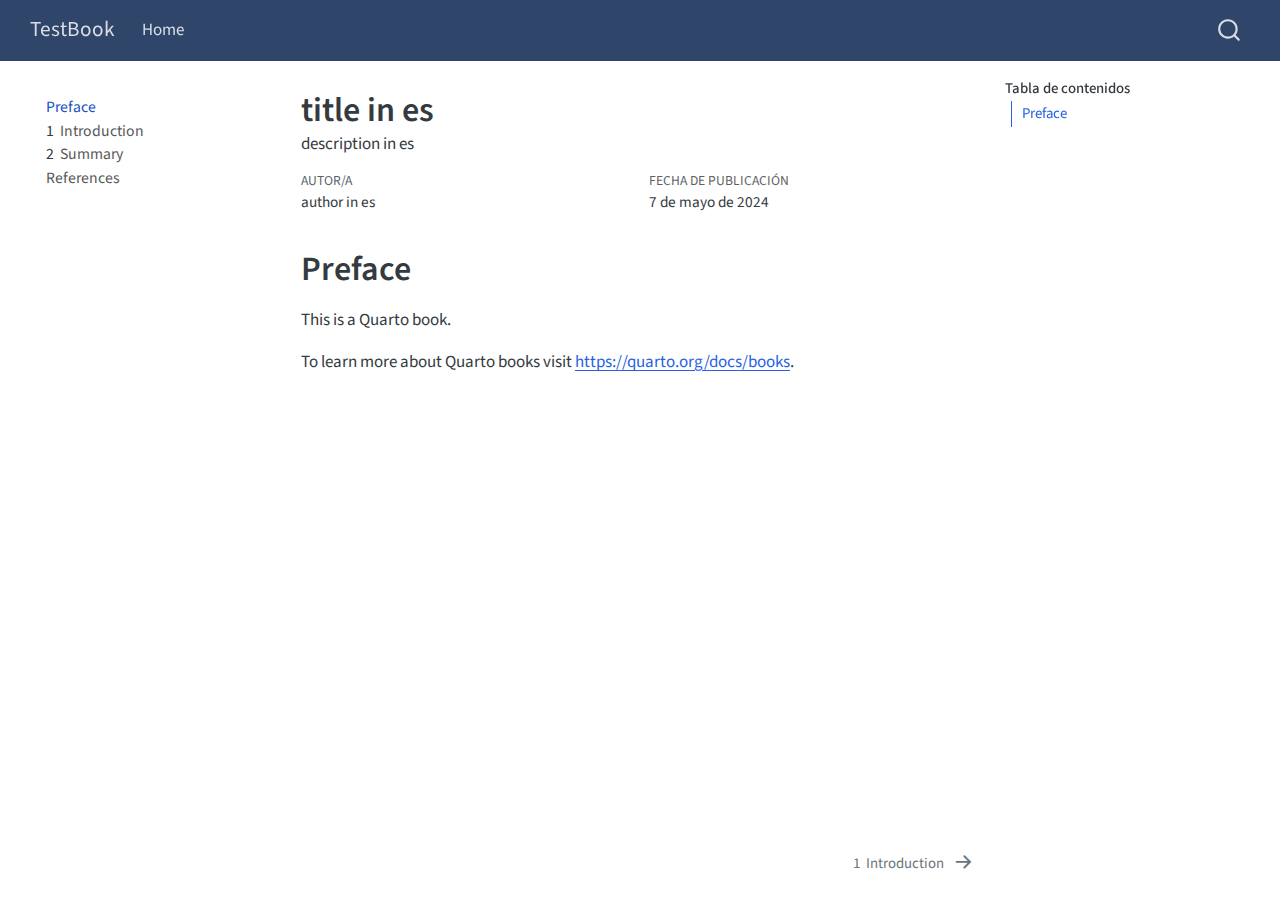
<file: _book/es/index.es.html>
<!DOCTYPE html>
<html xmlns="http://www.w3.org/1999/xhtml" lang="es" xml:lang="es">
<head>
<meta http-equiv="Content-Type" content="text/html; charset=UTF-8">
<meta charset="utf-8">
<meta name="generator" content="quarto-1.6.1">
<meta name="viewport" content="width=device-width, initial-scale=1.0, user-scalable=yes">
<meta name="author" content="author in es">
<meta name="description" content="description in es">
<title>title in es</title>
<style>
code{white-space: pre-wrap;}
span.smallcaps{font-variant: small-caps;}
div.columns{display: flex; gap: min(4vw, 1.5em);}
div.column{flex: auto; overflow-x: auto;}
div.hanging-indent{margin-left: 1.5em; text-indent: -1.5em;}
ul.task-list{list-style: none;}
ul.task-list li input[type="checkbox"] {
  width: 0.8em;
  margin: 0 0.8em 0.2em -1em; /* quarto-specific, see https://github.com/quarto-dev/quarto-cli/issues/4556 */ 
  vertical-align: middle;
}
</style>
<script src="site_libs/quarto-nav/quarto-nav.js"></script><script src="site_libs/quarto-nav/headroom.min.js"></script><script src="site_libs/clipboard/clipboard.min.js"></script><script src="site_libs/quarto-search/autocomplete.umd.js"></script><script src="site_libs/quarto-search/fuse.min.js"></script><script src="site_libs/quarto-search/quarto-search.js"></script><meta name="quarto:offset" content="./">
<link href="./intro.es.html" rel="next">
<script src="site_libs/quarto-html/quarto.js"></script><script src="site_libs/quarto-html/popper.min.js"></script><script src="site_libs/quarto-html/tippy.umd.min.js"></script><script src="site_libs/quarto-html/anchor.min.js"></script><link href="site_libs/quarto-html/tippy.css" rel="stylesheet">
<link href="site_libs/quarto-html/quarto-syntax-highlighting.css" rel="stylesheet" id="quarto-text-highlighting-styles">
<script src="site_libs/bootstrap/bootstrap.min.js"></script><link href="site_libs/bootstrap/bootstrap-icons.css" rel="stylesheet">
<link href="site_libs/bootstrap/bootstrap.min.css" rel="stylesheet" id="quarto-bootstrap" data-mode="light">
<script id="quarto-search-options" type="application/json">{
  "location": "navbar",
  "copy-button": false,
  "collapse-after": 3,
  "panel-placement": "end",
  "type": "overlay",
  "limit": 50,
  "keyboard-shortcut": [
    "f",
    "/",
    "s"
  ],
  "show-item-context": false,
  "language": {
    "search-no-results-text": "Sin resultados",
    "search-matching-documents-text": "documentos encontrados",
    "search-copy-link-title": "Copiar el enlace en la búsqueda",
    "search-hide-matches-text": "Ocultar resultados adicionales",
    "search-more-match-text": "resultado adicional en este documento",
    "search-more-matches-text": "resultados adicionales en este documento",
    "search-clear-button-title": "Borrar",
    "search-text-placeholder": "",
    "search-detached-cancel-button-title": "Cancelar",
    "search-submit-button-title": "Enviar",
    "search-label": "Buscar"
  }
}</script>
</head>
<body class="nav-sidebar floating nav-fixed">

<div id="quarto-search-results"></div>
  <header id="quarto-header" class="headroom fixed-top"><nav class="navbar navbar-expand-lg " data-bs-theme="dark"><div class="navbar-container container-fluid">
      <div class="navbar-brand-container mx-auto">
    <a class="navbar-brand" href="./index.html">
    <span class="navbar-title">TestBook</span>
    </a>
  </div>
            <div id="quarto-search" class="" title="Buscar"></div>
          <button class="navbar-toggler" type="button" data-bs-toggle="collapse" data-bs-target="#navbarCollapse" aria-controls="navbarCollapse" role="menu" aria-expanded="false" aria-label="Navegación de palanca" onclick="if (window.quartoToggleHeadroom) { window.quartoToggleHeadroom(); }">
  <span class="navbar-toggler-icon"></span>
</button>
          <div class="collapse navbar-collapse" id="navbarCollapse">
            <ul class="navbar-nav navbar-nav-scroll me-auto">
<li class="nav-item">
    <a class="nav-link" href="./index.qmd"> 
<span class="menu-text">Home</span></a>
  </li>  
</ul>
</div> <!-- /navcollapse -->
            <div class="quarto-navbar-tools">
</div>
      </div> <!-- /container-fluid -->
    </nav><nav class="quarto-secondary-nav"><div class="container-fluid d-flex">
      <button type="button" class="quarto-btn-toggle btn" data-bs-toggle="collapse" role="button" data-bs-target=".quarto-sidebar-collapse-item" aria-controls="quarto-sidebar" aria-expanded="false" aria-label="Alternar barra lateral" onclick="if (window.quartoToggleHeadroom) { window.quartoToggleHeadroom(); }">
        <i class="bi bi-layout-text-sidebar-reverse"></i>
      </button>
        <nav class="quarto-page-breadcrumbs" aria-label="breadcrumb"><ol class="breadcrumb"><li class="breadcrumb-item"><a href="./index.es.html">Preface</a></li></ol></nav><a class="flex-grow-1" role="navigation" data-bs-toggle="collapse" data-bs-target=".quarto-sidebar-collapse-item" aria-controls="quarto-sidebar" aria-expanded="false" aria-label="Alternar barra lateral" onclick="if (window.quartoToggleHeadroom) { window.quartoToggleHeadroom(); }">      
        </a>
    </div>
  </nav></header><!-- content --><div id="quarto-content" class="quarto-container page-columns page-rows-contents page-layout-article page-navbar">
<!-- sidebar -->
  <nav id="quarto-sidebar" class="sidebar collapse collapse-horizontal quarto-sidebar-collapse-item sidebar-navigation floating overflow-auto"><div class="sidebar-menu-container"> 
    <ul class="list-unstyled mt-1">
<li class="sidebar-item">
  <div class="sidebar-item-container"> 
  <a href="./index.es.html" class="sidebar-item-text sidebar-link active">
 <span class="menu-text">Preface</span></a>
  </div>
</li>
        <li class="sidebar-item">
  <div class="sidebar-item-container"> 
  <a href="./intro.es.html" class="sidebar-item-text sidebar-link">
 <span class="menu-text"><span class="chapter-number">1</span>  <span class="chapter-title">Introduction</span></span></a>
  </div>
</li>
        <li class="sidebar-item">
  <div class="sidebar-item-container"> 
  <a href="./summary.es.html" class="sidebar-item-text sidebar-link">
 <span class="menu-text"><span class="chapter-number">2</span>  <span class="chapter-title">Summary</span></span></a>
  </div>
</li>
        <li class="sidebar-item">
  <div class="sidebar-item-container"> 
  <a href="./references.es.html" class="sidebar-item-text sidebar-link">
 <span class="menu-text">References</span></a>
  </div>
</li>
    </ul>
</div>
</nav><div id="quarto-sidebar-glass" class="quarto-sidebar-collapse-item" data-bs-toggle="collapse" data-bs-target=".quarto-sidebar-collapse-item"></div>
<!-- margin-sidebar -->
    <div id="quarto-margin-sidebar" class="sidebar margin-sidebar">
        <nav id="TOC" role="doc-toc" class="toc-active"><h2 id="toc-title">Tabla de contenidos</h2>
   
  <ul>
<li><a href="#preface" id="toc-preface" class="nav-link active" data-scroll-target="#preface">Preface</a></li>
  </ul></nav>
</div>
<!-- main -->
<main class="content" id="quarto-document-content"><header id="title-block-header" class="quarto-title-block default"><div class="quarto-title">
<h1 class="title">title in es</h1>
</div>

<div>
  <div class="description">
    description in es
  </div>
</div>


<div class="quarto-title-meta">

    <div>
    <div class="quarto-title-meta-heading">Autor/a</div>
    <div class="quarto-title-meta-contents">
             <p>author in es </p>
          </div>
  </div>
    
    <div>
    <div class="quarto-title-meta-heading">Fecha de publicación</div>
    <div class="quarto-title-meta-contents">
      <p class="date">7 de mayo de 2024</p>
    </div>
  </div>
  
    
  </div>
  


</header><section id="preface" class="level1 unnumbered"><h1 class="unnumbered">Preface</h1>
<p>This is a Quarto book.</p>
<p>To learn more about Quarto books visit <a href="https://quarto.org/docs/books" class="uri">https://quarto.org/docs/books</a>.</p>


</section></main><!-- /main --><script id="quarto-html-after-body" type="application/javascript">
window.document.addEventListener("DOMContentLoaded", function (event) {
  const toggleBodyColorMode = (bsSheetEl) => {
    const mode = bsSheetEl.getAttribute("data-mode");
    const bodyEl = window.document.querySelector("body");
    if (mode === "dark") {
      bodyEl.classList.add("quarto-dark");
      bodyEl.classList.remove("quarto-light");
    } else {
      bodyEl.classList.add("quarto-light");
      bodyEl.classList.remove("quarto-dark");
    }
  }
  const toggleBodyColorPrimary = () => {
    const bsSheetEl = window.document.querySelector("link#quarto-bootstrap");
    if (bsSheetEl) {
      toggleBodyColorMode(bsSheetEl);
    }
  }
  toggleBodyColorPrimary();  
  const icon = "";
  const anchorJS = new window.AnchorJS();
  anchorJS.options = {
    placement: 'right',
    icon: icon
  };
  anchorJS.add('.anchored');
  const isCodeAnnotation = (el) => {
    for (const clz of el.classList) {
      if (clz.startsWith('code-annotation-')) {                     
        return true;
      }
    }
    return false;
  }
  const onCopySuccess = function(e) {
    // button target
    const button = e.trigger;
    // don't keep focus
    button.blur();
    // flash "checked"
    button.classList.add('code-copy-button-checked');
    var currentTitle = button.getAttribute("title");
    button.setAttribute("title", "Copiado");
    let tooltip;
    if (window.bootstrap) {
      button.setAttribute("data-bs-toggle", "tooltip");
      button.setAttribute("data-bs-placement", "left");
      button.setAttribute("data-bs-title", "Copiado");
      tooltip = new bootstrap.Tooltip(button, 
        { trigger: "manual", 
          customClass: "code-copy-button-tooltip",
          offset: [0, -8]});
      tooltip.show();    
    }
    setTimeout(function() {
      if (tooltip) {
        tooltip.hide();
        button.removeAttribute("data-bs-title");
        button.removeAttribute("data-bs-toggle");
        button.removeAttribute("data-bs-placement");
      }
      button.setAttribute("title", currentTitle);
      button.classList.remove('code-copy-button-checked');
    }, 1000);
    // clear code selection
    e.clearSelection();
  }
  const getTextToCopy = function(trigger) {
      const codeEl = trigger.previousElementSibling.cloneNode(true);
      for (const childEl of codeEl.children) {
        if (isCodeAnnotation(childEl)) {
          childEl.remove();
        }
      }
      return codeEl.innerText;
  }
  const clipboard = new window.ClipboardJS('.code-copy-button:not([data-in-quarto-modal])', {
    text: getTextToCopy
  });
  clipboard.on('success', onCopySuccess);
  if (window.document.getElementById('quarto-embedded-source-code-modal')) {
    // For code content inside modals, clipBoardJS needs to be initialized with a container option
    // TODO: Check when it could be a function (https://github.com/zenorocha/clipboard.js/issues/860)
    const clipboardModal = new window.ClipboardJS('.code-copy-button[data-in-quarto-modal]', {
      text: getTextToCopy,
      container: window.document.getElementById('quarto-embedded-source-code-modal')
    });
    clipboardModal.on('success', onCopySuccess);
  }
    var localhostRegex = new RegExp(/^(?:http|https):\/\/localhost\:?[0-9]*\//);
    var mailtoRegex = new RegExp(/^mailto:/);
      var filterRegex = new RegExp("https:\/\/example\.com");
    var isInternal = (href) => {
        return filterRegex.test(href) || localhostRegex.test(href) || mailtoRegex.test(href);
    }
    // Inspect non-navigation links and adorn them if external
 	var links = window.document.querySelectorAll('a[href]:not(.nav-link):not(.navbar-brand):not(.toc-action):not(.sidebar-link):not(.sidebar-item-toggle):not(.pagination-link):not(.no-external):not([aria-hidden]):not(.dropdown-item):not(.quarto-navigation-tool):not(.about-link)');
    for (var i=0; i<links.length; i++) {
      const link = links[i];
      if (!isInternal(link.href)) {
        // undo the damage that might have been done by quarto-nav.js in the case of
        // links that we want to consider external
        if (link.dataset.originalHref !== undefined) {
          link.href = link.dataset.originalHref;
        }
      }
    }
  function tippyHover(el, contentFn, onTriggerFn, onUntriggerFn) {
    const config = {
      allowHTML: true,
      maxWidth: 500,
      delay: 100,
      arrow: false,
      appendTo: function(el) {
          return el.parentElement;
      },
      interactive: true,
      interactiveBorder: 10,
      theme: 'quarto',
      placement: 'bottom-start',
    };
    if (contentFn) {
      config.content = contentFn;
    }
    if (onTriggerFn) {
      config.onTrigger = onTriggerFn;
    }
    if (onUntriggerFn) {
      config.onUntrigger = onUntriggerFn;
    }
    window.tippy(el, config); 
  }
  const noterefs = window.document.querySelectorAll('a[role="doc-noteref"]');
  for (var i=0; i<noterefs.length; i++) {
    const ref = noterefs[i];
    tippyHover(ref, function() {
      // use id or data attribute instead here
      let href = ref.getAttribute('data-footnote-href') || ref.getAttribute('href');
      try { href = new URL(href).hash; } catch {}
      const id = href.replace(/^#\/?/, "");
      const note = window.document.getElementById(id);
      if (note) {
        return note.innerHTML;
      } else {
        return "";
      }
    });
  }
  const xrefs = window.document.querySelectorAll('a.quarto-xref');
  const processXRef = (id, note) => {
    // Strip column container classes
    const stripColumnClz = (el) => {
      el.classList.remove("page-full", "page-columns");
      if (el.children) {
        for (const child of el.children) {
          stripColumnClz(child);
        }
      }
    }
    stripColumnClz(note)
    if (id === null || id.startsWith('sec-')) {
      // Special case sections, only their first couple elements
      const container = document.createElement("div");
      if (note.children && note.children.length > 2) {
        container.appendChild(note.children[0].cloneNode(true));
        for (let i = 1; i < note.children.length; i++) {
          const child = note.children[i];
          if (child.tagName === "P" && child.innerText === "") {
            continue;
          } else {
            container.appendChild(child.cloneNode(true));
            break;
          }
        }
        if (window.Quarto?.typesetMath) {
          window.Quarto.typesetMath(container);
        }
        return container.innerHTML
      } else {
        if (window.Quarto?.typesetMath) {
          window.Quarto.typesetMath(note);
        }
        return note.innerHTML;
      }
    } else {
      // Remove any anchor links if they are present
      const anchorLink = note.querySelector('a.anchorjs-link');
      if (anchorLink) {
        anchorLink.remove();
      }
      if (window.Quarto?.typesetMath) {
        window.Quarto.typesetMath(note);
      }
      // TODO in 1.5, we should make sure this works without a callout special case
      if (note.classList.contains("callout")) {
        return note.outerHTML;
      } else {
        return note.innerHTML;
      }
    }
  }
  for (var i=0; i<xrefs.length; i++) {
    const xref = xrefs[i];
    tippyHover(xref, undefined, function(instance) {
      instance.disable();
      let url = xref.getAttribute('href');
      let hash = undefined; 
      if (url.startsWith('#')) {
        hash = url;
      } else {
        try { hash = new URL(url).hash; } catch {}
      }
      if (hash) {
        const id = hash.replace(/^#\/?/, "");
        const note = window.document.getElementById(id);
        if (note !== null) {
          try {
            const html = processXRef(id, note.cloneNode(true));
            instance.setContent(html);
          } finally {
            instance.enable();
            instance.show();
          }
        } else {
          // See if we can fetch this
          fetch(url.split('#')[0])
          .then(res => res.text())
          .then(html => {
            const parser = new DOMParser();
            const htmlDoc = parser.parseFromString(html, "text/html");
            const note = htmlDoc.getElementById(id);
            if (note !== null) {
              const html = processXRef(id, note);
              instance.setContent(html);
            } 
          }).finally(() => {
            instance.enable();
            instance.show();
          });
        }
      } else {
        // See if we can fetch a full url (with no hash to target)
        // This is a special case and we should probably do some content thinning / targeting
        fetch(url)
        .then(res => res.text())
        .then(html => {
          const parser = new DOMParser();
          const htmlDoc = parser.parseFromString(html, "text/html");
          const note = htmlDoc.querySelector('main.content');
          if (note !== null) {
            // This should only happen for chapter cross references
            // (since there is no id in the URL)
            // remove the first header
            if (note.children.length > 0 && note.children[0].tagName === "HEADER") {
              note.children[0].remove();
            }
            const html = processXRef(null, note);
            instance.setContent(html);
          } 
        }).finally(() => {
          instance.enable();
          instance.show();
        });
      }
    }, function(instance) {
    });
  }
      let selectedAnnoteEl;
      const selectorForAnnotation = ( cell, annotation) => {
        let cellAttr = 'data-code-cell="' + cell + '"';
        let lineAttr = 'data-code-annotation="' +  annotation + '"';
        const selector = 'span[' + cellAttr + '][' + lineAttr + ']';
        return selector;
      }
      const selectCodeLines = (annoteEl) => {
        const doc = window.document;
        const targetCell = annoteEl.getAttribute("data-target-cell");
        const targetAnnotation = annoteEl.getAttribute("data-target-annotation");
        const annoteSpan = window.document.querySelector(selectorForAnnotation(targetCell, targetAnnotation));
        const lines = annoteSpan.getAttribute("data-code-lines").split(",");
        const lineIds = lines.map((line) => {
          return targetCell + "-" + line;
        })
        let top = null;
        let height = null;
        let parent = null;
        if (lineIds.length > 0) {
            //compute the position of the single el (top and bottom and make a div)
            const el = window.document.getElementById(lineIds[0]);
            top = el.offsetTop;
            height = el.offsetHeight;
            parent = el.parentElement.parentElement;
          if (lineIds.length > 1) {
            const lastEl = window.document.getElementById(lineIds[lineIds.length - 1]);
            const bottom = lastEl.offsetTop + lastEl.offsetHeight;
            height = bottom - top;
          }
          if (top !== null && height !== null && parent !== null) {
            // cook up a div (if necessary) and position it 
            let div = window.document.getElementById("code-annotation-line-highlight");
            if (div === null) {
              div = window.document.createElement("div");
              div.setAttribute("id", "code-annotation-line-highlight");
              div.style.position = 'absolute';
              parent.appendChild(div);
            }
            div.style.top = top - 2 + "px";
            div.style.height = height + 4 + "px";
            div.style.left = 0;
            let gutterDiv = window.document.getElementById("code-annotation-line-highlight-gutter");
            if (gutterDiv === null) {
              gutterDiv = window.document.createElement("div");
              gutterDiv.setAttribute("id", "code-annotation-line-highlight-gutter");
              gutterDiv.style.position = 'absolute';
              const codeCell = window.document.getElementById(targetCell);
              const gutter = codeCell.querySelector('.code-annotation-gutter');
              gutter.appendChild(gutterDiv);
            }
            gutterDiv.style.top = top - 2 + "px";
            gutterDiv.style.height = height + 4 + "px";
          }
          selectedAnnoteEl = annoteEl;
        }
      };
      const unselectCodeLines = () => {
        const elementsIds = ["code-annotation-line-highlight", "code-annotation-line-highlight-gutter"];
        elementsIds.forEach((elId) => {
          const div = window.document.getElementById(elId);
          if (div) {
            div.remove();
          }
        });
        selectedAnnoteEl = undefined;
      };
        // Handle positioning of the toggle
    window.addEventListener(
      "resize",
      throttle(() => {
        elRect = undefined;
        if (selectedAnnoteEl) {
          selectCodeLines(selectedAnnoteEl);
        }
      }, 10)
    );
    function throttle(fn, ms) {
    let throttle = false;
    let timer;
      return (...args) => {
        if(!throttle) { // first call gets through
            fn.apply(this, args);
            throttle = true;
        } else { // all the others get throttled
            if(timer) clearTimeout(timer); // cancel #2
            timer = setTimeout(() => {
              fn.apply(this, args);
              timer = throttle = false;
            }, ms);
        }
      };
    }
      // Attach click handler to the DT
      const annoteDls = window.document.querySelectorAll('dt[data-target-cell]');
      for (const annoteDlNode of annoteDls) {
        annoteDlNode.addEventListener('click', (event) => {
          const clickedEl = event.target;
          if (clickedEl !== selectedAnnoteEl) {
            unselectCodeLines();
            const activeEl = window.document.querySelector('dt[data-target-cell].code-annotation-active');
            if (activeEl) {
              activeEl.classList.remove('code-annotation-active');
            }
            selectCodeLines(clickedEl);
            clickedEl.classList.add('code-annotation-active');
          } else {
            // Unselect the line
            unselectCodeLines();
            clickedEl.classList.remove('code-annotation-active');
          }
        });
      }
  const findCites = (el) => {
    const parentEl = el.parentElement;
    if (parentEl) {
      const cites = parentEl.dataset.cites;
      if (cites) {
        return {
          el,
          cites: cites.split(' ')
        };
      } else {
        return findCites(el.parentElement)
      }
    } else {
      return undefined;
    }
  };
  var bibliorefs = window.document.querySelectorAll('a[role="doc-biblioref"]');
  for (var i=0; i<bibliorefs.length; i++) {
    const ref = bibliorefs[i];
    const citeInfo = findCites(ref);
    if (citeInfo) {
      tippyHover(citeInfo.el, function() {
        var popup = window.document.createElement('div');
        citeInfo.cites.forEach(function(cite) {
          var citeDiv = window.document.createElement('div');
          citeDiv.classList.add('hanging-indent');
          citeDiv.classList.add('csl-entry');
          var biblioDiv = window.document.getElementById('ref-' + cite);
          if (biblioDiv) {
            citeDiv.innerHTML = biblioDiv.innerHTML;
          }
          popup.appendChild(citeDiv);
        });
        return popup.innerHTML;
      });
    }
  }
});
</script><nav class="page-navigation"><div class="nav-page nav-page-previous">
  </div>
  <div class="nav-page nav-page-next">
      <a href="./intro.es.html" class="pagination-link" aria-label="Introduction">
        <span class="nav-page-text"><span class="chapter-number">1</span>  <span class="chapter-title">Introduction</span></span> <i class="bi bi-arrow-right-short"></i>
      </a>
  </div>
</nav>
</div> <!-- /content -->




</body>
</html>
</file>
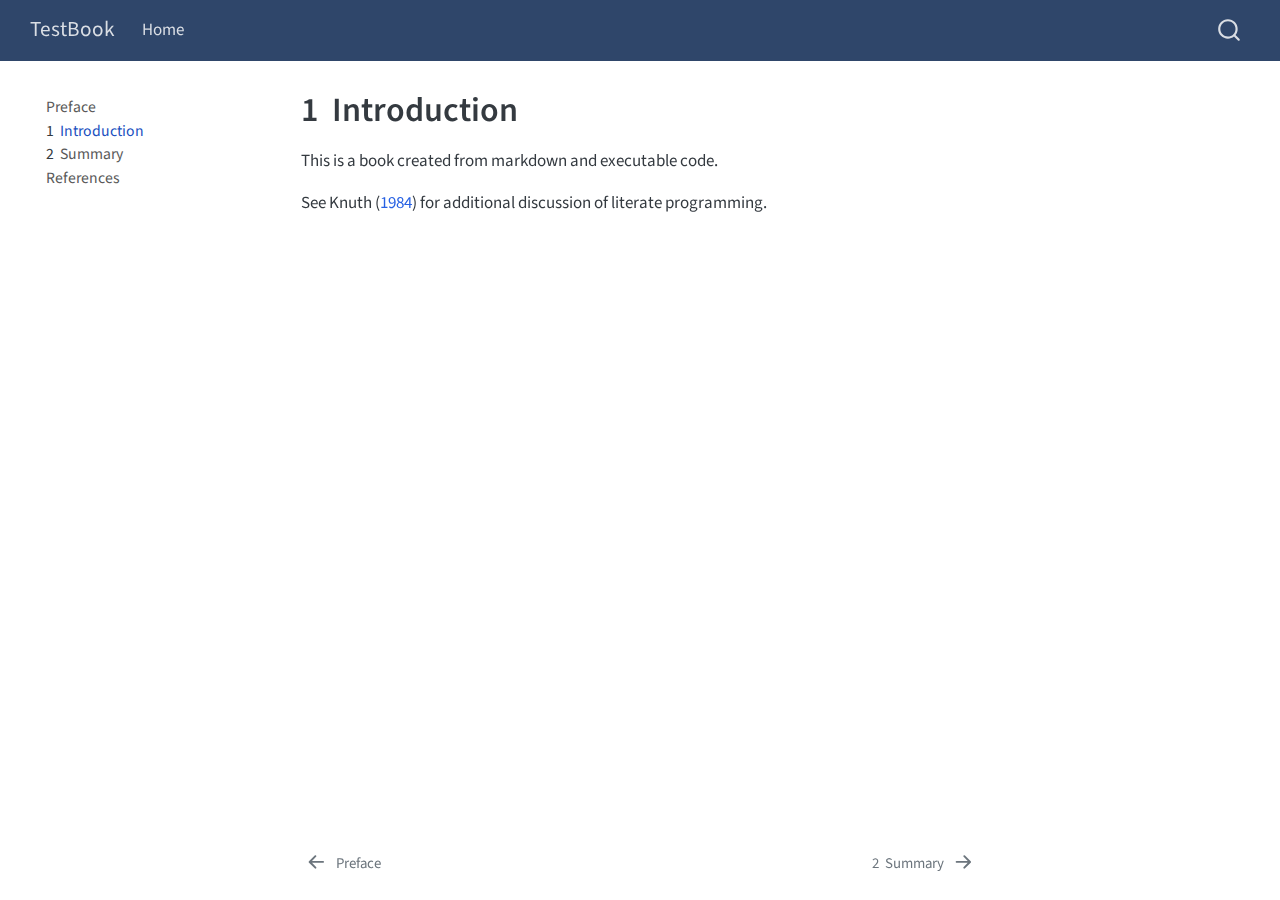
<file: _book/es/intro.es.html>
<!DOCTYPE html>
<html xmlns="http://www.w3.org/1999/xhtml" lang="es" xml:lang="es">
<head>
<meta http-equiv="Content-Type" content="text/html; charset=UTF-8">
<meta charset="utf-8">
<meta name="generator" content="quarto-1.6.1">
<meta name="viewport" content="width=device-width, initial-scale=1.0, user-scalable=yes">
<meta name="description" content="description in es">
<title>1  Introduction – title in es</title>
<style>
code{white-space: pre-wrap;}
span.smallcaps{font-variant: small-caps;}
div.columns{display: flex; gap: min(4vw, 1.5em);}
div.column{flex: auto; overflow-x: auto;}
div.hanging-indent{margin-left: 1.5em; text-indent: -1.5em;}
ul.task-list{list-style: none;}
ul.task-list li input[type="checkbox"] {
  width: 0.8em;
  margin: 0 0.8em 0.2em -1em; /* quarto-specific, see https://github.com/quarto-dev/quarto-cli/issues/4556 */ 
  vertical-align: middle;
}
/* CSS for citations */
div.csl-bib-body { }
div.csl-entry {
  clear: both;
  margin-bottom: 0em;
}
.hanging-indent div.csl-entry {
  margin-left:2em;
  text-indent:-2em;
}
div.csl-left-margin {
  min-width:2em;
  float:left;
}
div.csl-right-inline {
  margin-left:2em;
  padding-left:1em;
}
div.csl-indent {
  margin-left: 2em;
}</style>
<script src="site_libs/quarto-nav/quarto-nav.js"></script><script src="site_libs/quarto-nav/headroom.min.js"></script><script src="site_libs/clipboard/clipboard.min.js"></script><script src="site_libs/quarto-search/autocomplete.umd.js"></script><script src="site_libs/quarto-search/fuse.min.js"></script><script src="site_libs/quarto-search/quarto-search.js"></script><meta name="quarto:offset" content="./">
<link href="./summary.es.html" rel="next">
<link href="./index.es.html" rel="prev">
<script src="site_libs/quarto-html/quarto.js"></script><script src="site_libs/quarto-html/popper.min.js"></script><script src="site_libs/quarto-html/tippy.umd.min.js"></script><script src="site_libs/quarto-html/anchor.min.js"></script><link href="site_libs/quarto-html/tippy.css" rel="stylesheet">
<link href="site_libs/quarto-html/quarto-syntax-highlighting.css" rel="stylesheet" id="quarto-text-highlighting-styles">
<script src="site_libs/bootstrap/bootstrap.min.js"></script><link href="site_libs/bootstrap/bootstrap-icons.css" rel="stylesheet">
<link href="site_libs/bootstrap/bootstrap.min.css" rel="stylesheet" id="quarto-bootstrap" data-mode="light">
<script id="quarto-search-options" type="application/json">{
  "location": "navbar",
  "copy-button": false,
  "collapse-after": 3,
  "panel-placement": "end",
  "type": "overlay",
  "limit": 50,
  "keyboard-shortcut": [
    "f",
    "/",
    "s"
  ],
  "show-item-context": false,
  "language": {
    "search-no-results-text": "Sin resultados",
    "search-matching-documents-text": "documentos encontrados",
    "search-copy-link-title": "Copiar el enlace en la búsqueda",
    "search-hide-matches-text": "Ocultar resultados adicionales",
    "search-more-match-text": "resultado adicional en este documento",
    "search-more-matches-text": "resultados adicionales en este documento",
    "search-clear-button-title": "Borrar",
    "search-text-placeholder": "",
    "search-detached-cancel-button-title": "Cancelar",
    "search-submit-button-title": "Enviar",
    "search-label": "Buscar"
  }
}</script>
</head>
<body class="nav-sidebar floating nav-fixed">

<div id="quarto-search-results"></div>
  <header id="quarto-header" class="headroom fixed-top"><nav class="navbar navbar-expand-lg " data-bs-theme="dark"><div class="navbar-container container-fluid">
      <div class="navbar-brand-container mx-auto">
    <a class="navbar-brand" href="./index.html">
    <span class="navbar-title">TestBook</span>
    </a>
  </div>
            <div id="quarto-search" class="" title="Buscar"></div>
          <button class="navbar-toggler" type="button" data-bs-toggle="collapse" data-bs-target="#navbarCollapse" aria-controls="navbarCollapse" role="menu" aria-expanded="false" aria-label="Navegación de palanca" onclick="if (window.quartoToggleHeadroom) { window.quartoToggleHeadroom(); }">
  <span class="navbar-toggler-icon"></span>
</button>
          <div class="collapse navbar-collapse" id="navbarCollapse">
            <ul class="navbar-nav navbar-nav-scroll me-auto">
<li class="nav-item">
    <a class="nav-link" href="./index.qmd"> 
<span class="menu-text">Home</span></a>
  </li>  
</ul>
</div> <!-- /navcollapse -->
            <div class="quarto-navbar-tools">
</div>
      </div> <!-- /container-fluid -->
    </nav><nav class="quarto-secondary-nav"><div class="container-fluid d-flex">
      <button type="button" class="quarto-btn-toggle btn" data-bs-toggle="collapse" role="button" data-bs-target=".quarto-sidebar-collapse-item" aria-controls="quarto-sidebar" aria-expanded="false" aria-label="Alternar barra lateral" onclick="if (window.quartoToggleHeadroom) { window.quartoToggleHeadroom(); }">
        <i class="bi bi-layout-text-sidebar-reverse"></i>
      </button>
        <nav class="quarto-page-breadcrumbs" aria-label="breadcrumb"><ol class="breadcrumb"><li class="breadcrumb-item"><a href="./intro.es.html"><span class="chapter-number">1</span>  <span class="chapter-title">Introduction</span></a></li></ol></nav><a class="flex-grow-1" role="navigation" data-bs-toggle="collapse" data-bs-target=".quarto-sidebar-collapse-item" aria-controls="quarto-sidebar" aria-expanded="false" aria-label="Alternar barra lateral" onclick="if (window.quartoToggleHeadroom) { window.quartoToggleHeadroom(); }">      
        </a>
    </div>
  </nav></header><!-- content --><div id="quarto-content" class="quarto-container page-columns page-rows-contents page-layout-article page-navbar">
<!-- sidebar -->
  <nav id="quarto-sidebar" class="sidebar collapse collapse-horizontal quarto-sidebar-collapse-item sidebar-navigation floating overflow-auto"><div class="sidebar-menu-container"> 
    <ul class="list-unstyled mt-1">
<li class="sidebar-item">
  <div class="sidebar-item-container"> 
  <a href="./index.es.html" class="sidebar-item-text sidebar-link">
 <span class="menu-text">Preface</span></a>
  </div>
</li>
        <li class="sidebar-item">
  <div class="sidebar-item-container"> 
  <a href="./intro.es.html" class="sidebar-item-text sidebar-link active">
 <span class="menu-text"><span class="chapter-number">1</span>  <span class="chapter-title">Introduction</span></span></a>
  </div>
</li>
        <li class="sidebar-item">
  <div class="sidebar-item-container"> 
  <a href="./summary.es.html" class="sidebar-item-text sidebar-link">
 <span class="menu-text"><span class="chapter-number">2</span>  <span class="chapter-title">Summary</span></span></a>
  </div>
</li>
        <li class="sidebar-item">
  <div class="sidebar-item-container"> 
  <a href="./references.es.html" class="sidebar-item-text sidebar-link">
 <span class="menu-text">References</span></a>
  </div>
</li>
    </ul>
</div>
</nav><div id="quarto-sidebar-glass" class="quarto-sidebar-collapse-item" data-bs-toggle="collapse" data-bs-target=".quarto-sidebar-collapse-item"></div>
<!-- margin-sidebar -->
    <div id="quarto-margin-sidebar" class="sidebar margin-sidebar zindex-bottom">
        
    </div>
<!-- main -->
<main class="content" id="quarto-document-content"><header id="title-block-header" class="quarto-title-block default"><div class="quarto-title">
<h1 class="title">
<span class="chapter-number">1</span>  <span class="chapter-title">Introduction</span>
</h1>
</div>



<div class="quarto-title-meta">

    
  
    
  </div>
  


</header><p>This is a book created from markdown and executable code.</p>
<p>See <span class="citation" data-cites="knuth84">Knuth (<a href="references.es.html#ref-knuth84" role="doc-biblioref">1984</a>)</span> for additional discussion of literate programming.</p>


<div id="refs" class="references csl-bib-body hanging-indent" data-entry-spacing="0" role="list" style="display: none">
<div id="ref-knuth84" class="csl-entry" role="listitem">
Knuth, Donald E. 1984. <span>«Literate Programming»</span>. <em>Comput. J.</em> 27 (2): 97-111. <a href="https://doi.org/10.1093/comjnl/27.2.97">https://doi.org/10.1093/comjnl/27.2.97</a>.
</div>
</div>

</main><!-- /main --><script id="quarto-html-after-body" type="application/javascript">
window.document.addEventListener("DOMContentLoaded", function (event) {
  const toggleBodyColorMode = (bsSheetEl) => {
    const mode = bsSheetEl.getAttribute("data-mode");
    const bodyEl = window.document.querySelector("body");
    if (mode === "dark") {
      bodyEl.classList.add("quarto-dark");
      bodyEl.classList.remove("quarto-light");
    } else {
      bodyEl.classList.add("quarto-light");
      bodyEl.classList.remove("quarto-dark");
    }
  }
  const toggleBodyColorPrimary = () => {
    const bsSheetEl = window.document.querySelector("link#quarto-bootstrap");
    if (bsSheetEl) {
      toggleBodyColorMode(bsSheetEl);
    }
  }
  toggleBodyColorPrimary();  
  const icon = "";
  const anchorJS = new window.AnchorJS();
  anchorJS.options = {
    placement: 'right',
    icon: icon
  };
  anchorJS.add('.anchored');
  const isCodeAnnotation = (el) => {
    for (const clz of el.classList) {
      if (clz.startsWith('code-annotation-')) {                     
        return true;
      }
    }
    return false;
  }
  const onCopySuccess = function(e) {
    // button target
    const button = e.trigger;
    // don't keep focus
    button.blur();
    // flash "checked"
    button.classList.add('code-copy-button-checked');
    var currentTitle = button.getAttribute("title");
    button.setAttribute("title", "Copiado");
    let tooltip;
    if (window.bootstrap) {
      button.setAttribute("data-bs-toggle", "tooltip");
      button.setAttribute("data-bs-placement", "left");
      button.setAttribute("data-bs-title", "Copiado");
      tooltip = new bootstrap.Tooltip(button, 
        { trigger: "manual", 
          customClass: "code-copy-button-tooltip",
          offset: [0, -8]});
      tooltip.show();    
    }
    setTimeout(function() {
      if (tooltip) {
        tooltip.hide();
        button.removeAttribute("data-bs-title");
        button.removeAttribute("data-bs-toggle");
        button.removeAttribute("data-bs-placement");
      }
      button.setAttribute("title", currentTitle);
      button.classList.remove('code-copy-button-checked');
    }, 1000);
    // clear code selection
    e.clearSelection();
  }
  const getTextToCopy = function(trigger) {
      const codeEl = trigger.previousElementSibling.cloneNode(true);
      for (const childEl of codeEl.children) {
        if (isCodeAnnotation(childEl)) {
          childEl.remove();
        }
      }
      return codeEl.innerText;
  }
  const clipboard = new window.ClipboardJS('.code-copy-button:not([data-in-quarto-modal])', {
    text: getTextToCopy
  });
  clipboard.on('success', onCopySuccess);
  if (window.document.getElementById('quarto-embedded-source-code-modal')) {
    // For code content inside modals, clipBoardJS needs to be initialized with a container option
    // TODO: Check when it could be a function (https://github.com/zenorocha/clipboard.js/issues/860)
    const clipboardModal = new window.ClipboardJS('.code-copy-button[data-in-quarto-modal]', {
      text: getTextToCopy,
      container: window.document.getElementById('quarto-embedded-source-code-modal')
    });
    clipboardModal.on('success', onCopySuccess);
  }
    var localhostRegex = new RegExp(/^(?:http|https):\/\/localhost\:?[0-9]*\//);
    var mailtoRegex = new RegExp(/^mailto:/);
      var filterRegex = new RegExp("https:\/\/example\.com");
    var isInternal = (href) => {
        return filterRegex.test(href) || localhostRegex.test(href) || mailtoRegex.test(href);
    }
    // Inspect non-navigation links and adorn them if external
 	var links = window.document.querySelectorAll('a[href]:not(.nav-link):not(.navbar-brand):not(.toc-action):not(.sidebar-link):not(.sidebar-item-toggle):not(.pagination-link):not(.no-external):not([aria-hidden]):not(.dropdown-item):not(.quarto-navigation-tool):not(.about-link)');
    for (var i=0; i<links.length; i++) {
      const link = links[i];
      if (!isInternal(link.href)) {
        // undo the damage that might have been done by quarto-nav.js in the case of
        // links that we want to consider external
        if (link.dataset.originalHref !== undefined) {
          link.href = link.dataset.originalHref;
        }
      }
    }
  function tippyHover(el, contentFn, onTriggerFn, onUntriggerFn) {
    const config = {
      allowHTML: true,
      maxWidth: 500,
      delay: 100,
      arrow: false,
      appendTo: function(el) {
          return el.parentElement;
      },
      interactive: true,
      interactiveBorder: 10,
      theme: 'quarto',
      placement: 'bottom-start',
    };
    if (contentFn) {
      config.content = contentFn;
    }
    if (onTriggerFn) {
      config.onTrigger = onTriggerFn;
    }
    if (onUntriggerFn) {
      config.onUntrigger = onUntriggerFn;
    }
    window.tippy(el, config); 
  }
  const noterefs = window.document.querySelectorAll('a[role="doc-noteref"]');
  for (var i=0; i<noterefs.length; i++) {
    const ref = noterefs[i];
    tippyHover(ref, function() {
      // use id or data attribute instead here
      let href = ref.getAttribute('data-footnote-href') || ref.getAttribute('href');
      try { href = new URL(href).hash; } catch {}
      const id = href.replace(/^#\/?/, "");
      const note = window.document.getElementById(id);
      if (note) {
        return note.innerHTML;
      } else {
        return "";
      }
    });
  }
  const xrefs = window.document.querySelectorAll('a.quarto-xref');
  const processXRef = (id, note) => {
    // Strip column container classes
    const stripColumnClz = (el) => {
      el.classList.remove("page-full", "page-columns");
      if (el.children) {
        for (const child of el.children) {
          stripColumnClz(child);
        }
      }
    }
    stripColumnClz(note)
    if (id === null || id.startsWith('sec-')) {
      // Special case sections, only their first couple elements
      const container = document.createElement("div");
      if (note.children && note.children.length > 2) {
        container.appendChild(note.children[0].cloneNode(true));
        for (let i = 1; i < note.children.length; i++) {
          const child = note.children[i];
          if (child.tagName === "P" && child.innerText === "") {
            continue;
          } else {
            container.appendChild(child.cloneNode(true));
            break;
          }
        }
        if (window.Quarto?.typesetMath) {
          window.Quarto.typesetMath(container);
        }
        return container.innerHTML
      } else {
        if (window.Quarto?.typesetMath) {
          window.Quarto.typesetMath(note);
        }
        return note.innerHTML;
      }
    } else {
      // Remove any anchor links if they are present
      const anchorLink = note.querySelector('a.anchorjs-link');
      if (anchorLink) {
        anchorLink.remove();
      }
      if (window.Quarto?.typesetMath) {
        window.Quarto.typesetMath(note);
      }
      // TODO in 1.5, we should make sure this works without a callout special case
      if (note.classList.contains("callout")) {
        return note.outerHTML;
      } else {
        return note.innerHTML;
      }
    }
  }
  for (var i=0; i<xrefs.length; i++) {
    const xref = xrefs[i];
    tippyHover(xref, undefined, function(instance) {
      instance.disable();
      let url = xref.getAttribute('href');
      let hash = undefined; 
      if (url.startsWith('#')) {
        hash = url;
      } else {
        try { hash = new URL(url).hash; } catch {}
      }
      if (hash) {
        const id = hash.replace(/^#\/?/, "");
        const note = window.document.getElementById(id);
        if (note !== null) {
          try {
            const html = processXRef(id, note.cloneNode(true));
            instance.setContent(html);
          } finally {
            instance.enable();
            instance.show();
          }
        } else {
          // See if we can fetch this
          fetch(url.split('#')[0])
          .then(res => res.text())
          .then(html => {
            const parser = new DOMParser();
            const htmlDoc = parser.parseFromString(html, "text/html");
            const note = htmlDoc.getElementById(id);
            if (note !== null) {
              const html = processXRef(id, note);
              instance.setContent(html);
            } 
          }).finally(() => {
            instance.enable();
            instance.show();
          });
        }
      } else {
        // See if we can fetch a full url (with no hash to target)
        // This is a special case and we should probably do some content thinning / targeting
        fetch(url)
        .then(res => res.text())
        .then(html => {
          const parser = new DOMParser();
          const htmlDoc = parser.parseFromString(html, "text/html");
          const note = htmlDoc.querySelector('main.content');
          if (note !== null) {
            // This should only happen for chapter cross references
            // (since there is no id in the URL)
            // remove the first header
            if (note.children.length > 0 && note.children[0].tagName === "HEADER") {
              note.children[0].remove();
            }
            const html = processXRef(null, note);
            instance.setContent(html);
          } 
        }).finally(() => {
          instance.enable();
          instance.show();
        });
      }
    }, function(instance) {
    });
  }
      let selectedAnnoteEl;
      const selectorForAnnotation = ( cell, annotation) => {
        let cellAttr = 'data-code-cell="' + cell + '"';
        let lineAttr = 'data-code-annotation="' +  annotation + '"';
        const selector = 'span[' + cellAttr + '][' + lineAttr + ']';
        return selector;
      }
      const selectCodeLines = (annoteEl) => {
        const doc = window.document;
        const targetCell = annoteEl.getAttribute("data-target-cell");
        const targetAnnotation = annoteEl.getAttribute("data-target-annotation");
        const annoteSpan = window.document.querySelector(selectorForAnnotation(targetCell, targetAnnotation));
        const lines = annoteSpan.getAttribute("data-code-lines").split(",");
        const lineIds = lines.map((line) => {
          return targetCell + "-" + line;
        })
        let top = null;
        let height = null;
        let parent = null;
        if (lineIds.length > 0) {
            //compute the position of the single el (top and bottom and make a div)
            const el = window.document.getElementById(lineIds[0]);
            top = el.offsetTop;
            height = el.offsetHeight;
            parent = el.parentElement.parentElement;
          if (lineIds.length > 1) {
            const lastEl = window.document.getElementById(lineIds[lineIds.length - 1]);
            const bottom = lastEl.offsetTop + lastEl.offsetHeight;
            height = bottom - top;
          }
          if (top !== null && height !== null && parent !== null) {
            // cook up a div (if necessary) and position it 
            let div = window.document.getElementById("code-annotation-line-highlight");
            if (div === null) {
              div = window.document.createElement("div");
              div.setAttribute("id", "code-annotation-line-highlight");
              div.style.position = 'absolute';
              parent.appendChild(div);
            }
            div.style.top = top - 2 + "px";
            div.style.height = height + 4 + "px";
            div.style.left = 0;
            let gutterDiv = window.document.getElementById("code-annotation-line-highlight-gutter");
            if (gutterDiv === null) {
              gutterDiv = window.document.createElement("div");
              gutterDiv.setAttribute("id", "code-annotation-line-highlight-gutter");
              gutterDiv.style.position = 'absolute';
              const codeCell = window.document.getElementById(targetCell);
              const gutter = codeCell.querySelector('.code-annotation-gutter');
              gutter.appendChild(gutterDiv);
            }
            gutterDiv.style.top = top - 2 + "px";
            gutterDiv.style.height = height + 4 + "px";
          }
          selectedAnnoteEl = annoteEl;
        }
      };
      const unselectCodeLines = () => {
        const elementsIds = ["code-annotation-line-highlight", "code-annotation-line-highlight-gutter"];
        elementsIds.forEach((elId) => {
          const div = window.document.getElementById(elId);
          if (div) {
            div.remove();
          }
        });
        selectedAnnoteEl = undefined;
      };
        // Handle positioning of the toggle
    window.addEventListener(
      "resize",
      throttle(() => {
        elRect = undefined;
        if (selectedAnnoteEl) {
          selectCodeLines(selectedAnnoteEl);
        }
      }, 10)
    );
    function throttle(fn, ms) {
    let throttle = false;
    let timer;
      return (...args) => {
        if(!throttle) { // first call gets through
            fn.apply(this, args);
            throttle = true;
        } else { // all the others get throttled
            if(timer) clearTimeout(timer); // cancel #2
            timer = setTimeout(() => {
              fn.apply(this, args);
              timer = throttle = false;
            }, ms);
        }
      };
    }
      // Attach click handler to the DT
      const annoteDls = window.document.querySelectorAll('dt[data-target-cell]');
      for (const annoteDlNode of annoteDls) {
        annoteDlNode.addEventListener('click', (event) => {
          const clickedEl = event.target;
          if (clickedEl !== selectedAnnoteEl) {
            unselectCodeLines();
            const activeEl = window.document.querySelector('dt[data-target-cell].code-annotation-active');
            if (activeEl) {
              activeEl.classList.remove('code-annotation-active');
            }
            selectCodeLines(clickedEl);
            clickedEl.classList.add('code-annotation-active');
          } else {
            // Unselect the line
            unselectCodeLines();
            clickedEl.classList.remove('code-annotation-active');
          }
        });
      }
  const findCites = (el) => {
    const parentEl = el.parentElement;
    if (parentEl) {
      const cites = parentEl.dataset.cites;
      if (cites) {
        return {
          el,
          cites: cites.split(' ')
        };
      } else {
        return findCites(el.parentElement)
      }
    } else {
      return undefined;
    }
  };
  var bibliorefs = window.document.querySelectorAll('a[role="doc-biblioref"]');
  for (var i=0; i<bibliorefs.length; i++) {
    const ref = bibliorefs[i];
    const citeInfo = findCites(ref);
    if (citeInfo) {
      tippyHover(citeInfo.el, function() {
        var popup = window.document.createElement('div');
        citeInfo.cites.forEach(function(cite) {
          var citeDiv = window.document.createElement('div');
          citeDiv.classList.add('hanging-indent');
          citeDiv.classList.add('csl-entry');
          var biblioDiv = window.document.getElementById('ref-' + cite);
          if (biblioDiv) {
            citeDiv.innerHTML = biblioDiv.innerHTML;
          }
          popup.appendChild(citeDiv);
        });
        return popup.innerHTML;
      });
    }
  }
});
</script><nav class="page-navigation"><div class="nav-page nav-page-previous">
      <a href="./index.es.html" class="pagination-link" aria-label="Preface">
        <i class="bi bi-arrow-left-short"></i> <span class="nav-page-text">Preface</span>
      </a>          
  </div>
  <div class="nav-page nav-page-next">
      <a href="./summary.es.html" class="pagination-link" aria-label="Summary">
        <span class="nav-page-text"><span class="chapter-number">2</span>  <span class="chapter-title">Summary</span></span> <i class="bi bi-arrow-right-short"></i>
      </a>
  </div>
</nav>
</div> <!-- /content -->




</body>
</html>
</file>
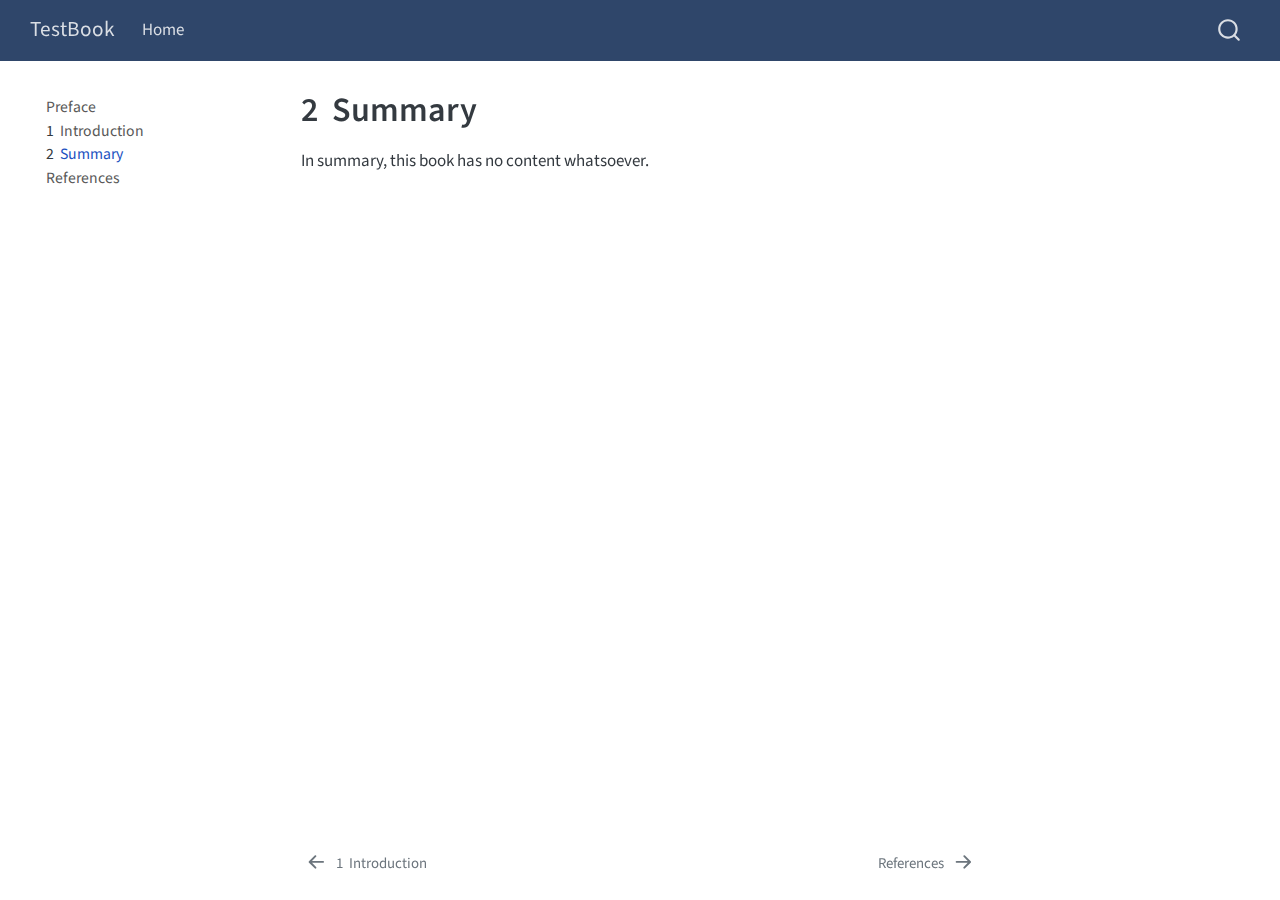
<file: _book/es/summary.es.html>
<!DOCTYPE html>
<html xmlns="http://www.w3.org/1999/xhtml" lang="es" xml:lang="es">
<head>
<meta http-equiv="Content-Type" content="text/html; charset=UTF-8">
<meta charset="utf-8">
<meta name="generator" content="quarto-1.6.1">
<meta name="viewport" content="width=device-width, initial-scale=1.0, user-scalable=yes">
<meta name="description" content="description in es">
<title>2  Summary – title in es</title>
<style>
code{white-space: pre-wrap;}
span.smallcaps{font-variant: small-caps;}
div.columns{display: flex; gap: min(4vw, 1.5em);}
div.column{flex: auto; overflow-x: auto;}
div.hanging-indent{margin-left: 1.5em; text-indent: -1.5em;}
ul.task-list{list-style: none;}
ul.task-list li input[type="checkbox"] {
  width: 0.8em;
  margin: 0 0.8em 0.2em -1em; /* quarto-specific, see https://github.com/quarto-dev/quarto-cli/issues/4556 */ 
  vertical-align: middle;
}
</style>
<script src="site_libs/quarto-nav/quarto-nav.js"></script><script src="site_libs/quarto-nav/headroom.min.js"></script><script src="site_libs/clipboard/clipboard.min.js"></script><script src="site_libs/quarto-search/autocomplete.umd.js"></script><script src="site_libs/quarto-search/fuse.min.js"></script><script src="site_libs/quarto-search/quarto-search.js"></script><meta name="quarto:offset" content="./">
<link href="./references.es.html" rel="next">
<link href="./intro.es.html" rel="prev">
<script src="site_libs/quarto-html/quarto.js"></script><script src="site_libs/quarto-html/popper.min.js"></script><script src="site_libs/quarto-html/tippy.umd.min.js"></script><script src="site_libs/quarto-html/anchor.min.js"></script><link href="site_libs/quarto-html/tippy.css" rel="stylesheet">
<link href="site_libs/quarto-html/quarto-syntax-highlighting.css" rel="stylesheet" id="quarto-text-highlighting-styles">
<script src="site_libs/bootstrap/bootstrap.min.js"></script><link href="site_libs/bootstrap/bootstrap-icons.css" rel="stylesheet">
<link href="site_libs/bootstrap/bootstrap.min.css" rel="stylesheet" id="quarto-bootstrap" data-mode="light">
<script id="quarto-search-options" type="application/json">{
  "location": "navbar",
  "copy-button": false,
  "collapse-after": 3,
  "panel-placement": "end",
  "type": "overlay",
  "limit": 50,
  "keyboard-shortcut": [
    "f",
    "/",
    "s"
  ],
  "show-item-context": false,
  "language": {
    "search-no-results-text": "Sin resultados",
    "search-matching-documents-text": "documentos encontrados",
    "search-copy-link-title": "Copiar el enlace en la búsqueda",
    "search-hide-matches-text": "Ocultar resultados adicionales",
    "search-more-match-text": "resultado adicional en este documento",
    "search-more-matches-text": "resultados adicionales en este documento",
    "search-clear-button-title": "Borrar",
    "search-text-placeholder": "",
    "search-detached-cancel-button-title": "Cancelar",
    "search-submit-button-title": "Enviar",
    "search-label": "Buscar"
  }
}</script>
</head>
<body class="nav-sidebar floating nav-fixed">

<div id="quarto-search-results"></div>
  <header id="quarto-header" class="headroom fixed-top"><nav class="navbar navbar-expand-lg " data-bs-theme="dark"><div class="navbar-container container-fluid">
      <div class="navbar-brand-container mx-auto">
    <a class="navbar-brand" href="./index.html">
    <span class="navbar-title">TestBook</span>
    </a>
  </div>
            <div id="quarto-search" class="" title="Buscar"></div>
          <button class="navbar-toggler" type="button" data-bs-toggle="collapse" data-bs-target="#navbarCollapse" aria-controls="navbarCollapse" role="menu" aria-expanded="false" aria-label="Navegación de palanca" onclick="if (window.quartoToggleHeadroom) { window.quartoToggleHeadroom(); }">
  <span class="navbar-toggler-icon"></span>
</button>
          <div class="collapse navbar-collapse" id="navbarCollapse">
            <ul class="navbar-nav navbar-nav-scroll me-auto">
<li class="nav-item">
    <a class="nav-link" href="./index.qmd"> 
<span class="menu-text">Home</span></a>
  </li>  
</ul>
</div> <!-- /navcollapse -->
            <div class="quarto-navbar-tools">
</div>
      </div> <!-- /container-fluid -->
    </nav><nav class="quarto-secondary-nav"><div class="container-fluid d-flex">
      <button type="button" class="quarto-btn-toggle btn" data-bs-toggle="collapse" role="button" data-bs-target=".quarto-sidebar-collapse-item" aria-controls="quarto-sidebar" aria-expanded="false" aria-label="Alternar barra lateral" onclick="if (window.quartoToggleHeadroom) { window.quartoToggleHeadroom(); }">
        <i class="bi bi-layout-text-sidebar-reverse"></i>
      </button>
        <nav class="quarto-page-breadcrumbs" aria-label="breadcrumb"><ol class="breadcrumb"><li class="breadcrumb-item"><a href="./summary.es.html"><span class="chapter-number">2</span>  <span class="chapter-title">Summary</span></a></li></ol></nav><a class="flex-grow-1" role="navigation" data-bs-toggle="collapse" data-bs-target=".quarto-sidebar-collapse-item" aria-controls="quarto-sidebar" aria-expanded="false" aria-label="Alternar barra lateral" onclick="if (window.quartoToggleHeadroom) { window.quartoToggleHeadroom(); }">      
        </a>
    </div>
  </nav></header><!-- content --><div id="quarto-content" class="quarto-container page-columns page-rows-contents page-layout-article page-navbar">
<!-- sidebar -->
  <nav id="quarto-sidebar" class="sidebar collapse collapse-horizontal quarto-sidebar-collapse-item sidebar-navigation floating overflow-auto"><div class="sidebar-menu-container"> 
    <ul class="list-unstyled mt-1">
<li class="sidebar-item">
  <div class="sidebar-item-container"> 
  <a href="./index.es.html" class="sidebar-item-text sidebar-link">
 <span class="menu-text">Preface</span></a>
  </div>
</li>
        <li class="sidebar-item">
  <div class="sidebar-item-container"> 
  <a href="./intro.es.html" class="sidebar-item-text sidebar-link">
 <span class="menu-text"><span class="chapter-number">1</span>  <span class="chapter-title">Introduction</span></span></a>
  </div>
</li>
        <li class="sidebar-item">
  <div class="sidebar-item-container"> 
  <a href="./summary.es.html" class="sidebar-item-text sidebar-link active">
 <span class="menu-text"><span class="chapter-number">2</span>  <span class="chapter-title">Summary</span></span></a>
  </div>
</li>
        <li class="sidebar-item">
  <div class="sidebar-item-container"> 
  <a href="./references.es.html" class="sidebar-item-text sidebar-link">
 <span class="menu-text">References</span></a>
  </div>
</li>
    </ul>
</div>
</nav><div id="quarto-sidebar-glass" class="quarto-sidebar-collapse-item" data-bs-toggle="collapse" data-bs-target=".quarto-sidebar-collapse-item"></div>
<!-- margin-sidebar -->
    <div id="quarto-margin-sidebar" class="sidebar margin-sidebar zindex-bottom">
        
    </div>
<!-- main -->
<main class="content" id="quarto-document-content"><header id="title-block-header" class="quarto-title-block default"><div class="quarto-title">
<h1 class="title">
<span class="chapter-number">2</span>  <span class="chapter-title">Summary</span>
</h1>
</div>



<div class="quarto-title-meta">

    
  
    
  </div>
  


</header><p>In summary, this book has no content whatsoever.</p>



</main><!-- /main --><script id="quarto-html-after-body" type="application/javascript">
window.document.addEventListener("DOMContentLoaded", function (event) {
  const toggleBodyColorMode = (bsSheetEl) => {
    const mode = bsSheetEl.getAttribute("data-mode");
    const bodyEl = window.document.querySelector("body");
    if (mode === "dark") {
      bodyEl.classList.add("quarto-dark");
      bodyEl.classList.remove("quarto-light");
    } else {
      bodyEl.classList.add("quarto-light");
      bodyEl.classList.remove("quarto-dark");
    }
  }
  const toggleBodyColorPrimary = () => {
    const bsSheetEl = window.document.querySelector("link#quarto-bootstrap");
    if (bsSheetEl) {
      toggleBodyColorMode(bsSheetEl);
    }
  }
  toggleBodyColorPrimary();  
  const icon = "";
  const anchorJS = new window.AnchorJS();
  anchorJS.options = {
    placement: 'right',
    icon: icon
  };
  anchorJS.add('.anchored');
  const isCodeAnnotation = (el) => {
    for (const clz of el.classList) {
      if (clz.startsWith('code-annotation-')) {                     
        return true;
      }
    }
    return false;
  }
  const onCopySuccess = function(e) {
    // button target
    const button = e.trigger;
    // don't keep focus
    button.blur();
    // flash "checked"
    button.classList.add('code-copy-button-checked');
    var currentTitle = button.getAttribute("title");
    button.setAttribute("title", "Copiado");
    let tooltip;
    if (window.bootstrap) {
      button.setAttribute("data-bs-toggle", "tooltip");
      button.setAttribute("data-bs-placement", "left");
      button.setAttribute("data-bs-title", "Copiado");
      tooltip = new bootstrap.Tooltip(button, 
        { trigger: "manual", 
          customClass: "code-copy-button-tooltip",
          offset: [0, -8]});
      tooltip.show();    
    }
    setTimeout(function() {
      if (tooltip) {
        tooltip.hide();
        button.removeAttribute("data-bs-title");
        button.removeAttribute("data-bs-toggle");
        button.removeAttribute("data-bs-placement");
      }
      button.setAttribute("title", currentTitle);
      button.classList.remove('code-copy-button-checked');
    }, 1000);
    // clear code selection
    e.clearSelection();
  }
  const getTextToCopy = function(trigger) {
      const codeEl = trigger.previousElementSibling.cloneNode(true);
      for (const childEl of codeEl.children) {
        if (isCodeAnnotation(childEl)) {
          childEl.remove();
        }
      }
      return codeEl.innerText;
  }
  const clipboard = new window.ClipboardJS('.code-copy-button:not([data-in-quarto-modal])', {
    text: getTextToCopy
  });
  clipboard.on('success', onCopySuccess);
  if (window.document.getElementById('quarto-embedded-source-code-modal')) {
    // For code content inside modals, clipBoardJS needs to be initialized with a container option
    // TODO: Check when it could be a function (https://github.com/zenorocha/clipboard.js/issues/860)
    const clipboardModal = new window.ClipboardJS('.code-copy-button[data-in-quarto-modal]', {
      text: getTextToCopy,
      container: window.document.getElementById('quarto-embedded-source-code-modal')
    });
    clipboardModal.on('success', onCopySuccess);
  }
    var localhostRegex = new RegExp(/^(?:http|https):\/\/localhost\:?[0-9]*\//);
    var mailtoRegex = new RegExp(/^mailto:/);
      var filterRegex = new RegExp("https:\/\/example\.com");
    var isInternal = (href) => {
        return filterRegex.test(href) || localhostRegex.test(href) || mailtoRegex.test(href);
    }
    // Inspect non-navigation links and adorn them if external
 	var links = window.document.querySelectorAll('a[href]:not(.nav-link):not(.navbar-brand):not(.toc-action):not(.sidebar-link):not(.sidebar-item-toggle):not(.pagination-link):not(.no-external):not([aria-hidden]):not(.dropdown-item):not(.quarto-navigation-tool):not(.about-link)');
    for (var i=0; i<links.length; i++) {
      const link = links[i];
      if (!isInternal(link.href)) {
        // undo the damage that might have been done by quarto-nav.js in the case of
        // links that we want to consider external
        if (link.dataset.originalHref !== undefined) {
          link.href = link.dataset.originalHref;
        }
      }
    }
  function tippyHover(el, contentFn, onTriggerFn, onUntriggerFn) {
    const config = {
      allowHTML: true,
      maxWidth: 500,
      delay: 100,
      arrow: false,
      appendTo: function(el) {
          return el.parentElement;
      },
      interactive: true,
      interactiveBorder: 10,
      theme: 'quarto',
      placement: 'bottom-start',
    };
    if (contentFn) {
      config.content = contentFn;
    }
    if (onTriggerFn) {
      config.onTrigger = onTriggerFn;
    }
    if (onUntriggerFn) {
      config.onUntrigger = onUntriggerFn;
    }
    window.tippy(el, config); 
  }
  const noterefs = window.document.querySelectorAll('a[role="doc-noteref"]');
  for (var i=0; i<noterefs.length; i++) {
    const ref = noterefs[i];
    tippyHover(ref, function() {
      // use id or data attribute instead here
      let href = ref.getAttribute('data-footnote-href') || ref.getAttribute('href');
      try { href = new URL(href).hash; } catch {}
      const id = href.replace(/^#\/?/, "");
      const note = window.document.getElementById(id);
      if (note) {
        return note.innerHTML;
      } else {
        return "";
      }
    });
  }
  const xrefs = window.document.querySelectorAll('a.quarto-xref');
  const processXRef = (id, note) => {
    // Strip column container classes
    const stripColumnClz = (el) => {
      el.classList.remove("page-full", "page-columns");
      if (el.children) {
        for (const child of el.children) {
          stripColumnClz(child);
        }
      }
    }
    stripColumnClz(note)
    if (id === null || id.startsWith('sec-')) {
      // Special case sections, only their first couple elements
      const container = document.createElement("div");
      if (note.children && note.children.length > 2) {
        container.appendChild(note.children[0].cloneNode(true));
        for (let i = 1; i < note.children.length; i++) {
          const child = note.children[i];
          if (child.tagName === "P" && child.innerText === "") {
            continue;
          } else {
            container.appendChild(child.cloneNode(true));
            break;
          }
        }
        if (window.Quarto?.typesetMath) {
          window.Quarto.typesetMath(container);
        }
        return container.innerHTML
      } else {
        if (window.Quarto?.typesetMath) {
          window.Quarto.typesetMath(note);
        }
        return note.innerHTML;
      }
    } else {
      // Remove any anchor links if they are present
      const anchorLink = note.querySelector('a.anchorjs-link');
      if (anchorLink) {
        anchorLink.remove();
      }
      if (window.Quarto?.typesetMath) {
        window.Quarto.typesetMath(note);
      }
      // TODO in 1.5, we should make sure this works without a callout special case
      if (note.classList.contains("callout")) {
        return note.outerHTML;
      } else {
        return note.innerHTML;
      }
    }
  }
  for (var i=0; i<xrefs.length; i++) {
    const xref = xrefs[i];
    tippyHover(xref, undefined, function(instance) {
      instance.disable();
      let url = xref.getAttribute('href');
      let hash = undefined; 
      if (url.startsWith('#')) {
        hash = url;
      } else {
        try { hash = new URL(url).hash; } catch {}
      }
      if (hash) {
        const id = hash.replace(/^#\/?/, "");
        const note = window.document.getElementById(id);
        if (note !== null) {
          try {
            const html = processXRef(id, note.cloneNode(true));
            instance.setContent(html);
          } finally {
            instance.enable();
            instance.show();
          }
        } else {
          // See if we can fetch this
          fetch(url.split('#')[0])
          .then(res => res.text())
          .then(html => {
            const parser = new DOMParser();
            const htmlDoc = parser.parseFromString(html, "text/html");
            const note = htmlDoc.getElementById(id);
            if (note !== null) {
              const html = processXRef(id, note);
              instance.setContent(html);
            } 
          }).finally(() => {
            instance.enable();
            instance.show();
          });
        }
      } else {
        // See if we can fetch a full url (with no hash to target)
        // This is a special case and we should probably do some content thinning / targeting
        fetch(url)
        .then(res => res.text())
        .then(html => {
          const parser = new DOMParser();
          const htmlDoc = parser.parseFromString(html, "text/html");
          const note = htmlDoc.querySelector('main.content');
          if (note !== null) {
            // This should only happen for chapter cross references
            // (since there is no id in the URL)
            // remove the first header
            if (note.children.length > 0 && note.children[0].tagName === "HEADER") {
              note.children[0].remove();
            }
            const html = processXRef(null, note);
            instance.setContent(html);
          } 
        }).finally(() => {
          instance.enable();
          instance.show();
        });
      }
    }, function(instance) {
    });
  }
      let selectedAnnoteEl;
      const selectorForAnnotation = ( cell, annotation) => {
        let cellAttr = 'data-code-cell="' + cell + '"';
        let lineAttr = 'data-code-annotation="' +  annotation + '"';
        const selector = 'span[' + cellAttr + '][' + lineAttr + ']';
        return selector;
      }
      const selectCodeLines = (annoteEl) => {
        const doc = window.document;
        const targetCell = annoteEl.getAttribute("data-target-cell");
        const targetAnnotation = annoteEl.getAttribute("data-target-annotation");
        const annoteSpan = window.document.querySelector(selectorForAnnotation(targetCell, targetAnnotation));
        const lines = annoteSpan.getAttribute("data-code-lines").split(",");
        const lineIds = lines.map((line) => {
          return targetCell + "-" + line;
        })
        let top = null;
        let height = null;
        let parent = null;
        if (lineIds.length > 0) {
            //compute the position of the single el (top and bottom and make a div)
            const el = window.document.getElementById(lineIds[0]);
            top = el.offsetTop;
            height = el.offsetHeight;
            parent = el.parentElement.parentElement;
          if (lineIds.length > 1) {
            const lastEl = window.document.getElementById(lineIds[lineIds.length - 1]);
            const bottom = lastEl.offsetTop + lastEl.offsetHeight;
            height = bottom - top;
          }
          if (top !== null && height !== null && parent !== null) {
            // cook up a div (if necessary) and position it 
            let div = window.document.getElementById("code-annotation-line-highlight");
            if (div === null) {
              div = window.document.createElement("div");
              div.setAttribute("id", "code-annotation-line-highlight");
              div.style.position = 'absolute';
              parent.appendChild(div);
            }
            div.style.top = top - 2 + "px";
            div.style.height = height + 4 + "px";
            div.style.left = 0;
            let gutterDiv = window.document.getElementById("code-annotation-line-highlight-gutter");
            if (gutterDiv === null) {
              gutterDiv = window.document.createElement("div");
              gutterDiv.setAttribute("id", "code-annotation-line-highlight-gutter");
              gutterDiv.style.position = 'absolute';
              const codeCell = window.document.getElementById(targetCell);
              const gutter = codeCell.querySelector('.code-annotation-gutter');
              gutter.appendChild(gutterDiv);
            }
            gutterDiv.style.top = top - 2 + "px";
            gutterDiv.style.height = height + 4 + "px";
          }
          selectedAnnoteEl = annoteEl;
        }
      };
      const unselectCodeLines = () => {
        const elementsIds = ["code-annotation-line-highlight", "code-annotation-line-highlight-gutter"];
        elementsIds.forEach((elId) => {
          const div = window.document.getElementById(elId);
          if (div) {
            div.remove();
          }
        });
        selectedAnnoteEl = undefined;
      };
        // Handle positioning of the toggle
    window.addEventListener(
      "resize",
      throttle(() => {
        elRect = undefined;
        if (selectedAnnoteEl) {
          selectCodeLines(selectedAnnoteEl);
        }
      }, 10)
    );
    function throttle(fn, ms) {
    let throttle = false;
    let timer;
      return (...args) => {
        if(!throttle) { // first call gets through
            fn.apply(this, args);
            throttle = true;
        } else { // all the others get throttled
            if(timer) clearTimeout(timer); // cancel #2
            timer = setTimeout(() => {
              fn.apply(this, args);
              timer = throttle = false;
            }, ms);
        }
      };
    }
      // Attach click handler to the DT
      const annoteDls = window.document.querySelectorAll('dt[data-target-cell]');
      for (const annoteDlNode of annoteDls) {
        annoteDlNode.addEventListener('click', (event) => {
          const clickedEl = event.target;
          if (clickedEl !== selectedAnnoteEl) {
            unselectCodeLines();
            const activeEl = window.document.querySelector('dt[data-target-cell].code-annotation-active');
            if (activeEl) {
              activeEl.classList.remove('code-annotation-active');
            }
            selectCodeLines(clickedEl);
            clickedEl.classList.add('code-annotation-active');
          } else {
            // Unselect the line
            unselectCodeLines();
            clickedEl.classList.remove('code-annotation-active');
          }
        });
      }
  const findCites = (el) => {
    const parentEl = el.parentElement;
    if (parentEl) {
      const cites = parentEl.dataset.cites;
      if (cites) {
        return {
          el,
          cites: cites.split(' ')
        };
      } else {
        return findCites(el.parentElement)
      }
    } else {
      return undefined;
    }
  };
  var bibliorefs = window.document.querySelectorAll('a[role="doc-biblioref"]');
  for (var i=0; i<bibliorefs.length; i++) {
    const ref = bibliorefs[i];
    const citeInfo = findCites(ref);
    if (citeInfo) {
      tippyHover(citeInfo.el, function() {
        var popup = window.document.createElement('div');
        citeInfo.cites.forEach(function(cite) {
          var citeDiv = window.document.createElement('div');
          citeDiv.classList.add('hanging-indent');
          citeDiv.classList.add('csl-entry');
          var biblioDiv = window.document.getElementById('ref-' + cite);
          if (biblioDiv) {
            citeDiv.innerHTML = biblioDiv.innerHTML;
          }
          popup.appendChild(citeDiv);
        });
        return popup.innerHTML;
      });
    }
  }
});
</script><nav class="page-navigation"><div class="nav-page nav-page-previous">
      <a href="./intro.es.html" class="pagination-link" aria-label="Introduction">
        <i class="bi bi-arrow-left-short"></i> <span class="nav-page-text"><span class="chapter-number">1</span>  <span class="chapter-title">Introduction</span></span>
      </a>          
  </div>
  <div class="nav-page nav-page-next">
      <a href="./references.es.html" class="pagination-link" aria-label="References">
        <span class="nav-page-text">References</span> <i class="bi bi-arrow-right-short"></i>
      </a>
  </div>
</nav>
</div> <!-- /content -->




</body>
</html>
</file>
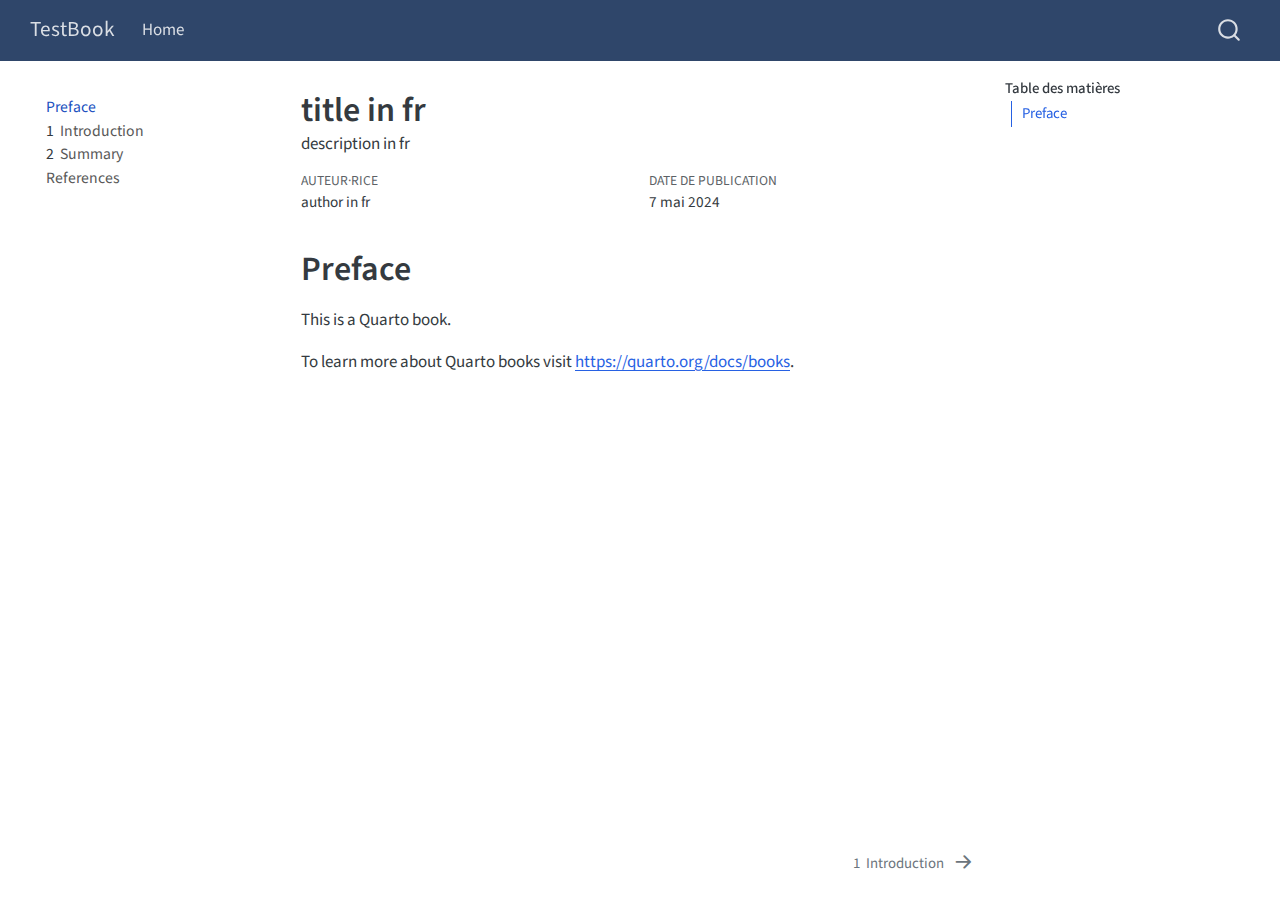
<file: _book/fr/index.fr.html>
<!DOCTYPE html>
<html xmlns="http://www.w3.org/1999/xhtml" lang="fr" xml:lang="fr">
<head>
<meta http-equiv="Content-Type" content="text/html; charset=UTF-8">
<meta charset="utf-8">
<meta name="generator" content="quarto-1.6.1">
<meta name="viewport" content="width=device-width, initial-scale=1.0, user-scalable=yes">
<meta name="author" content="author in fr">
<meta name="description" content="description in fr">
<title>title in fr</title>
<style>
code{white-space: pre-wrap;}
span.smallcaps{font-variant: small-caps;}
div.columns{display: flex; gap: min(4vw, 1.5em);}
div.column{flex: auto; overflow-x: auto;}
div.hanging-indent{margin-left: 1.5em; text-indent: -1.5em;}
ul.task-list{list-style: none;}
ul.task-list li input[type="checkbox"] {
  width: 0.8em;
  margin: 0 0.8em 0.2em -1em; /* quarto-specific, see https://github.com/quarto-dev/quarto-cli/issues/4556 */ 
  vertical-align: middle;
}
</style>
<script src="site_libs/quarto-nav/quarto-nav.js"></script><script src="site_libs/quarto-nav/headroom.min.js"></script><script src="site_libs/clipboard/clipboard.min.js"></script><script src="site_libs/quarto-search/autocomplete.umd.js"></script><script src="site_libs/quarto-search/fuse.min.js"></script><script src="site_libs/quarto-search/quarto-search.js"></script><meta name="quarto:offset" content="./">
<link href="./intro.fr.html" rel="next">
<script src="site_libs/quarto-html/quarto.js"></script><script src="site_libs/quarto-html/popper.min.js"></script><script src="site_libs/quarto-html/tippy.umd.min.js"></script><script src="site_libs/quarto-html/anchor.min.js"></script><link href="site_libs/quarto-html/tippy.css" rel="stylesheet">
<link href="site_libs/quarto-html/quarto-syntax-highlighting.css" rel="stylesheet" id="quarto-text-highlighting-styles">
<script src="site_libs/bootstrap/bootstrap.min.js"></script><link href="site_libs/bootstrap/bootstrap-icons.css" rel="stylesheet">
<link href="site_libs/bootstrap/bootstrap.min.css" rel="stylesheet" id="quarto-bootstrap" data-mode="light">
<script id="quarto-search-options" type="application/json">{
  "location": "navbar",
  "copy-button": false,
  "collapse-after": 3,
  "panel-placement": "end",
  "type": "overlay",
  "limit": 50,
  "keyboard-shortcut": [
    "f",
    "/",
    "s"
  ],
  "show-item-context": false,
  "language": {
    "search-no-results-text": "Pas de résultats",
    "search-matching-documents-text": "documents trouvés",
    "search-copy-link-title": "Copier le lien vers la recherche",
    "search-hide-matches-text": "Cacher les correspondances additionnelles",
    "search-more-match-text": "correspondance de plus dans ce document",
    "search-more-matches-text": "correspondances de plus dans ce document",
    "search-clear-button-title": "Effacer",
    "search-text-placeholder": "",
    "search-detached-cancel-button-title": "Annuler",
    "search-submit-button-title": "Envoyer",
    "search-label": "Recherche"
  }
}</script>
</head>
<body class="nav-sidebar floating nav-fixed">

<div id="quarto-search-results"></div>
  <header id="quarto-header" class="headroom fixed-top"><nav class="navbar navbar-expand-lg " data-bs-theme="dark"><div class="navbar-container container-fluid">
      <div class="navbar-brand-container mx-auto">
    <a class="navbar-brand" href="./index.html">
    <span class="navbar-title">TestBook</span>
    </a>
  </div>
            <div id="quarto-search" class="" title="Recherche"></div>
          <button class="navbar-toggler" type="button" data-bs-toggle="collapse" data-bs-target="#navbarCollapse" aria-controls="navbarCollapse" role="menu" aria-expanded="false" aria-label="Basculer la navigation" onclick="if (window.quartoToggleHeadroom) { window.quartoToggleHeadroom(); }">
  <span class="navbar-toggler-icon"></span>
</button>
          <div class="collapse navbar-collapse" id="navbarCollapse">
            <ul class="navbar-nav navbar-nav-scroll me-auto">
<li class="nav-item">
    <a class="nav-link" href="./index.qmd"> 
<span class="menu-text">Home</span></a>
  </li>  
</ul>
</div> <!-- /navcollapse -->
            <div class="quarto-navbar-tools">
</div>
      </div> <!-- /container-fluid -->
    </nav><nav class="quarto-secondary-nav"><div class="container-fluid d-flex">
      <button type="button" class="quarto-btn-toggle btn" data-bs-toggle="collapse" role="button" data-bs-target=".quarto-sidebar-collapse-item" aria-controls="quarto-sidebar" aria-expanded="false" aria-label="Basculer la barre latérale" onclick="if (window.quartoToggleHeadroom) { window.quartoToggleHeadroom(); }">
        <i class="bi bi-layout-text-sidebar-reverse"></i>
      </button>
        <nav class="quarto-page-breadcrumbs" aria-label="breadcrumb"><ol class="breadcrumb"><li class="breadcrumb-item"><a href="./index.fr.html">Preface</a></li></ol></nav><a class="flex-grow-1" role="navigation" data-bs-toggle="collapse" data-bs-target=".quarto-sidebar-collapse-item" aria-controls="quarto-sidebar" aria-expanded="false" aria-label="Basculer la barre latérale" onclick="if (window.quartoToggleHeadroom) { window.quartoToggleHeadroom(); }">      
        </a>
    </div>
  </nav></header><!-- content --><div id="quarto-content" class="quarto-container page-columns page-rows-contents page-layout-article page-navbar">
<!-- sidebar -->
  <nav id="quarto-sidebar" class="sidebar collapse collapse-horizontal quarto-sidebar-collapse-item sidebar-navigation floating overflow-auto"><div class="sidebar-menu-container"> 
    <ul class="list-unstyled mt-1">
<li class="sidebar-item">
  <div class="sidebar-item-container"> 
  <a href="./index.fr.html" class="sidebar-item-text sidebar-link active">
 <span class="menu-text">Preface</span></a>
  </div>
</li>
        <li class="sidebar-item">
  <div class="sidebar-item-container"> 
  <a href="./intro.fr.html" class="sidebar-item-text sidebar-link">
 <span class="menu-text"><span class="chapter-number">1</span>  <span class="chapter-title">Introduction</span></span></a>
  </div>
</li>
        <li class="sidebar-item">
  <div class="sidebar-item-container"> 
  <a href="./summary.fr.html" class="sidebar-item-text sidebar-link">
 <span class="menu-text"><span class="chapter-number">2</span>  <span class="chapter-title">Summary</span></span></a>
  </div>
</li>
        <li class="sidebar-item">
  <div class="sidebar-item-container"> 
  <a href="./references.fr.html" class="sidebar-item-text sidebar-link">
 <span class="menu-text">References</span></a>
  </div>
</li>
    </ul>
</div>
</nav><div id="quarto-sidebar-glass" class="quarto-sidebar-collapse-item" data-bs-toggle="collapse" data-bs-target=".quarto-sidebar-collapse-item"></div>
<!-- margin-sidebar -->
    <div id="quarto-margin-sidebar" class="sidebar margin-sidebar">
        <nav id="TOC" role="doc-toc" class="toc-active"><h2 id="toc-title">Table des matières</h2>
   
  <ul>
<li><a href="#preface" id="toc-preface" class="nav-link active" data-scroll-target="#preface">Preface</a></li>
  </ul></nav>
</div>
<!-- main -->
<main class="content" id="quarto-document-content"><header id="title-block-header" class="quarto-title-block default"><div class="quarto-title">
<h1 class="title">title in fr</h1>
</div>

<div>
  <div class="description">
    description in fr
  </div>
</div>


<div class="quarto-title-meta">

    <div>
    <div class="quarto-title-meta-heading">Auteur·rice</div>
    <div class="quarto-title-meta-contents">
             <p>author in fr </p>
          </div>
  </div>
    
    <div>
    <div class="quarto-title-meta-heading">Date de publication</div>
    <div class="quarto-title-meta-contents">
      <p class="date">7 mai 2024</p>
    </div>
  </div>
  
    
  </div>
  


</header><section id="preface" class="level1 unnumbered"><h1 class="unnumbered">Preface</h1>
<p>This is a Quarto book.</p>
<p>To learn more about Quarto books visit <a href="https://quarto.org/docs/books" class="uri">https://quarto.org/docs/books</a>.</p>


</section></main><!-- /main --><script id="quarto-html-after-body" type="application/javascript">
window.document.addEventListener("DOMContentLoaded", function (event) {
  const toggleBodyColorMode = (bsSheetEl) => {
    const mode = bsSheetEl.getAttribute("data-mode");
    const bodyEl = window.document.querySelector("body");
    if (mode === "dark") {
      bodyEl.classList.add("quarto-dark");
      bodyEl.classList.remove("quarto-light");
    } else {
      bodyEl.classList.add("quarto-light");
      bodyEl.classList.remove("quarto-dark");
    }
  }
  const toggleBodyColorPrimary = () => {
    const bsSheetEl = window.document.querySelector("link#quarto-bootstrap");
    if (bsSheetEl) {
      toggleBodyColorMode(bsSheetEl);
    }
  }
  toggleBodyColorPrimary();  
  const icon = "";
  const anchorJS = new window.AnchorJS();
  anchorJS.options = {
    placement: 'right',
    icon: icon
  };
  anchorJS.add('.anchored');
  const isCodeAnnotation = (el) => {
    for (const clz of el.classList) {
      if (clz.startsWith('code-annotation-')) {                     
        return true;
      }
    }
    return false;
  }
  const onCopySuccess = function(e) {
    // button target
    const button = e.trigger;
    // don't keep focus
    button.blur();
    // flash "checked"
    button.classList.add('code-copy-button-checked');
    var currentTitle = button.getAttribute("title");
    button.setAttribute("title", "Copié");
    let tooltip;
    if (window.bootstrap) {
      button.setAttribute("data-bs-toggle", "tooltip");
      button.setAttribute("data-bs-placement", "left");
      button.setAttribute("data-bs-title", "Copié");
      tooltip = new bootstrap.Tooltip(button, 
        { trigger: "manual", 
          customClass: "code-copy-button-tooltip",
          offset: [0, -8]});
      tooltip.show();    
    }
    setTimeout(function() {
      if (tooltip) {
        tooltip.hide();
        button.removeAttribute("data-bs-title");
        button.removeAttribute("data-bs-toggle");
        button.removeAttribute("data-bs-placement");
      }
      button.setAttribute("title", currentTitle);
      button.classList.remove('code-copy-button-checked');
    }, 1000);
    // clear code selection
    e.clearSelection();
  }
  const getTextToCopy = function(trigger) {
      const codeEl = trigger.previousElementSibling.cloneNode(true);
      for (const childEl of codeEl.children) {
        if (isCodeAnnotation(childEl)) {
          childEl.remove();
        }
      }
      return codeEl.innerText;
  }
  const clipboard = new window.ClipboardJS('.code-copy-button:not([data-in-quarto-modal])', {
    text: getTextToCopy
  });
  clipboard.on('success', onCopySuccess);
  if (window.document.getElementById('quarto-embedded-source-code-modal')) {
    // For code content inside modals, clipBoardJS needs to be initialized with a container option
    // TODO: Check when it could be a function (https://github.com/zenorocha/clipboard.js/issues/860)
    const clipboardModal = new window.ClipboardJS('.code-copy-button[data-in-quarto-modal]', {
      text: getTextToCopy,
      container: window.document.getElementById('quarto-embedded-source-code-modal')
    });
    clipboardModal.on('success', onCopySuccess);
  }
    var localhostRegex = new RegExp(/^(?:http|https):\/\/localhost\:?[0-9]*\//);
    var mailtoRegex = new RegExp(/^mailto:/);
      var filterRegex = new RegExp("https:\/\/example\.com");
    var isInternal = (href) => {
        return filterRegex.test(href) || localhostRegex.test(href) || mailtoRegex.test(href);
    }
    // Inspect non-navigation links and adorn them if external
 	var links = window.document.querySelectorAll('a[href]:not(.nav-link):not(.navbar-brand):not(.toc-action):not(.sidebar-link):not(.sidebar-item-toggle):not(.pagination-link):not(.no-external):not([aria-hidden]):not(.dropdown-item):not(.quarto-navigation-tool):not(.about-link)');
    for (var i=0; i<links.length; i++) {
      const link = links[i];
      if (!isInternal(link.href)) {
        // undo the damage that might have been done by quarto-nav.js in the case of
        // links that we want to consider external
        if (link.dataset.originalHref !== undefined) {
          link.href = link.dataset.originalHref;
        }
      }
    }
  function tippyHover(el, contentFn, onTriggerFn, onUntriggerFn) {
    const config = {
      allowHTML: true,
      maxWidth: 500,
      delay: 100,
      arrow: false,
      appendTo: function(el) {
          return el.parentElement;
      },
      interactive: true,
      interactiveBorder: 10,
      theme: 'quarto',
      placement: 'bottom-start',
    };
    if (contentFn) {
      config.content = contentFn;
    }
    if (onTriggerFn) {
      config.onTrigger = onTriggerFn;
    }
    if (onUntriggerFn) {
      config.onUntrigger = onUntriggerFn;
    }
    window.tippy(el, config); 
  }
  const noterefs = window.document.querySelectorAll('a[role="doc-noteref"]');
  for (var i=0; i<noterefs.length; i++) {
    const ref = noterefs[i];
    tippyHover(ref, function() {
      // use id or data attribute instead here
      let href = ref.getAttribute('data-footnote-href') || ref.getAttribute('href');
      try { href = new URL(href).hash; } catch {}
      const id = href.replace(/^#\/?/, "");
      const note = window.document.getElementById(id);
      if (note) {
        return note.innerHTML;
      } else {
        return "";
      }
    });
  }
  const xrefs = window.document.querySelectorAll('a.quarto-xref');
  const processXRef = (id, note) => {
    // Strip column container classes
    const stripColumnClz = (el) => {
      el.classList.remove("page-full", "page-columns");
      if (el.children) {
        for (const child of el.children) {
          stripColumnClz(child);
        }
      }
    }
    stripColumnClz(note)
    if (id === null || id.startsWith('sec-')) {
      // Special case sections, only their first couple elements
      const container = document.createElement("div");
      if (note.children && note.children.length > 2) {
        container.appendChild(note.children[0].cloneNode(true));
        for (let i = 1; i < note.children.length; i++) {
          const child = note.children[i];
          if (child.tagName === "P" && child.innerText === "") {
            continue;
          } else {
            container.appendChild(child.cloneNode(true));
            break;
          }
        }
        if (window.Quarto?.typesetMath) {
          window.Quarto.typesetMath(container);
        }
        return container.innerHTML
      } else {
        if (window.Quarto?.typesetMath) {
          window.Quarto.typesetMath(note);
        }
        return note.innerHTML;
      }
    } else {
      // Remove any anchor links if they are present
      const anchorLink = note.querySelector('a.anchorjs-link');
      if (anchorLink) {
        anchorLink.remove();
      }
      if (window.Quarto?.typesetMath) {
        window.Quarto.typesetMath(note);
      }
      // TODO in 1.5, we should make sure this works without a callout special case
      if (note.classList.contains("callout")) {
        return note.outerHTML;
      } else {
        return note.innerHTML;
      }
    }
  }
  for (var i=0; i<xrefs.length; i++) {
    const xref = xrefs[i];
    tippyHover(xref, undefined, function(instance) {
      instance.disable();
      let url = xref.getAttribute('href');
      let hash = undefined; 
      if (url.startsWith('#')) {
        hash = url;
      } else {
        try { hash = new URL(url).hash; } catch {}
      }
      if (hash) {
        const id = hash.replace(/^#\/?/, "");
        const note = window.document.getElementById(id);
        if (note !== null) {
          try {
            const html = processXRef(id, note.cloneNode(true));
            instance.setContent(html);
          } finally {
            instance.enable();
            instance.show();
          }
        } else {
          // See if we can fetch this
          fetch(url.split('#')[0])
          .then(res => res.text())
          .then(html => {
            const parser = new DOMParser();
            const htmlDoc = parser.parseFromString(html, "text/html");
            const note = htmlDoc.getElementById(id);
            if (note !== null) {
              const html = processXRef(id, note);
              instance.setContent(html);
            } 
          }).finally(() => {
            instance.enable();
            instance.show();
          });
        }
      } else {
        // See if we can fetch a full url (with no hash to target)
        // This is a special case and we should probably do some content thinning / targeting
        fetch(url)
        .then(res => res.text())
        .then(html => {
          const parser = new DOMParser();
          const htmlDoc = parser.parseFromString(html, "text/html");
          const note = htmlDoc.querySelector('main.content');
          if (note !== null) {
            // This should only happen for chapter cross references
            // (since there is no id in the URL)
            // remove the first header
            if (note.children.length > 0 && note.children[0].tagName === "HEADER") {
              note.children[0].remove();
            }
            const html = processXRef(null, note);
            instance.setContent(html);
          } 
        }).finally(() => {
          instance.enable();
          instance.show();
        });
      }
    }, function(instance) {
    });
  }
      let selectedAnnoteEl;
      const selectorForAnnotation = ( cell, annotation) => {
        let cellAttr = 'data-code-cell="' + cell + '"';
        let lineAttr = 'data-code-annotation="' +  annotation + '"';
        const selector = 'span[' + cellAttr + '][' + lineAttr + ']';
        return selector;
      }
      const selectCodeLines = (annoteEl) => {
        const doc = window.document;
        const targetCell = annoteEl.getAttribute("data-target-cell");
        const targetAnnotation = annoteEl.getAttribute("data-target-annotation");
        const annoteSpan = window.document.querySelector(selectorForAnnotation(targetCell, targetAnnotation));
        const lines = annoteSpan.getAttribute("data-code-lines").split(",");
        const lineIds = lines.map((line) => {
          return targetCell + "-" + line;
        })
        let top = null;
        let height = null;
        let parent = null;
        if (lineIds.length > 0) {
            //compute the position of the single el (top and bottom and make a div)
            const el = window.document.getElementById(lineIds[0]);
            top = el.offsetTop;
            height = el.offsetHeight;
            parent = el.parentElement.parentElement;
          if (lineIds.length > 1) {
            const lastEl = window.document.getElementById(lineIds[lineIds.length - 1]);
            const bottom = lastEl.offsetTop + lastEl.offsetHeight;
            height = bottom - top;
          }
          if (top !== null && height !== null && parent !== null) {
            // cook up a div (if necessary) and position it 
            let div = window.document.getElementById("code-annotation-line-highlight");
            if (div === null) {
              div = window.document.createElement("div");
              div.setAttribute("id", "code-annotation-line-highlight");
              div.style.position = 'absolute';
              parent.appendChild(div);
            }
            div.style.top = top - 2 + "px";
            div.style.height = height + 4 + "px";
            div.style.left = 0;
            let gutterDiv = window.document.getElementById("code-annotation-line-highlight-gutter");
            if (gutterDiv === null) {
              gutterDiv = window.document.createElement("div");
              gutterDiv.setAttribute("id", "code-annotation-line-highlight-gutter");
              gutterDiv.style.position = 'absolute';
              const codeCell = window.document.getElementById(targetCell);
              const gutter = codeCell.querySelector('.code-annotation-gutter');
              gutter.appendChild(gutterDiv);
            }
            gutterDiv.style.top = top - 2 + "px";
            gutterDiv.style.height = height + 4 + "px";
          }
          selectedAnnoteEl = annoteEl;
        }
      };
      const unselectCodeLines = () => {
        const elementsIds = ["code-annotation-line-highlight", "code-annotation-line-highlight-gutter"];
        elementsIds.forEach((elId) => {
          const div = window.document.getElementById(elId);
          if (div) {
            div.remove();
          }
        });
        selectedAnnoteEl = undefined;
      };
        // Handle positioning of the toggle
    window.addEventListener(
      "resize",
      throttle(() => {
        elRect = undefined;
        if (selectedAnnoteEl) {
          selectCodeLines(selectedAnnoteEl);
        }
      }, 10)
    );
    function throttle(fn, ms) {
    let throttle = false;
    let timer;
      return (...args) => {
        if(!throttle) { // first call gets through
            fn.apply(this, args);
            throttle = true;
        } else { // all the others get throttled
            if(timer) clearTimeout(timer); // cancel #2
            timer = setTimeout(() => {
              fn.apply(this, args);
              timer = throttle = false;
            }, ms);
        }
      };
    }
      // Attach click handler to the DT
      const annoteDls = window.document.querySelectorAll('dt[data-target-cell]');
      for (const annoteDlNode of annoteDls) {
        annoteDlNode.addEventListener('click', (event) => {
          const clickedEl = event.target;
          if (clickedEl !== selectedAnnoteEl) {
            unselectCodeLines();
            const activeEl = window.document.querySelector('dt[data-target-cell].code-annotation-active');
            if (activeEl) {
              activeEl.classList.remove('code-annotation-active');
            }
            selectCodeLines(clickedEl);
            clickedEl.classList.add('code-annotation-active');
          } else {
            // Unselect the line
            unselectCodeLines();
            clickedEl.classList.remove('code-annotation-active');
          }
        });
      }
  const findCites = (el) => {
    const parentEl = el.parentElement;
    if (parentEl) {
      const cites = parentEl.dataset.cites;
      if (cites) {
        return {
          el,
          cites: cites.split(' ')
        };
      } else {
        return findCites(el.parentElement)
      }
    } else {
      return undefined;
    }
  };
  var bibliorefs = window.document.querySelectorAll('a[role="doc-biblioref"]');
  for (var i=0; i<bibliorefs.length; i++) {
    const ref = bibliorefs[i];
    const citeInfo = findCites(ref);
    if (citeInfo) {
      tippyHover(citeInfo.el, function() {
        var popup = window.document.createElement('div');
        citeInfo.cites.forEach(function(cite) {
          var citeDiv = window.document.createElement('div');
          citeDiv.classList.add('hanging-indent');
          citeDiv.classList.add('csl-entry');
          var biblioDiv = window.document.getElementById('ref-' + cite);
          if (biblioDiv) {
            citeDiv.innerHTML = biblioDiv.innerHTML;
          }
          popup.appendChild(citeDiv);
        });
        return popup.innerHTML;
      });
    }
  }
});
</script><nav class="page-navigation"><div class="nav-page nav-page-previous">
  </div>
  <div class="nav-page nav-page-next">
      <a href="./intro.fr.html" class="pagination-link" aria-label="Introduction">
        <span class="nav-page-text"><span class="chapter-number">1</span>  <span class="chapter-title">Introduction</span></span> <i class="bi bi-arrow-right-short"></i>
      </a>
  </div>
</nav>
</div> <!-- /content -->




</body>
</html>
</file>
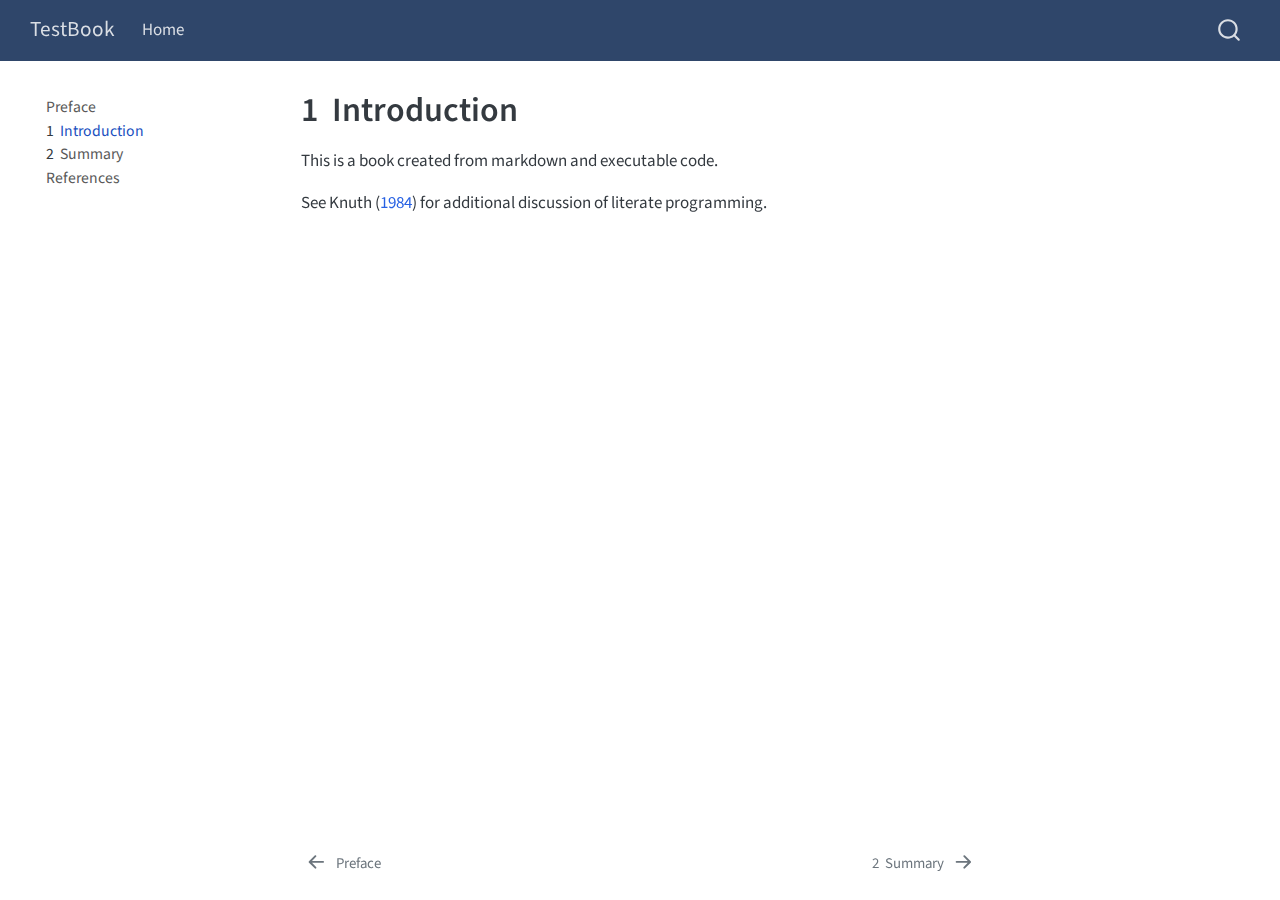
<file: _book/fr/intro.fr.html>
<!DOCTYPE html>
<html xmlns="http://www.w3.org/1999/xhtml" lang="fr" xml:lang="fr">
<head>
<meta http-equiv="Content-Type" content="text/html; charset=UTF-8">
<meta charset="utf-8">
<meta name="generator" content="quarto-1.6.1">
<meta name="viewport" content="width=device-width, initial-scale=1.0, user-scalable=yes">
<meta name="description" content="description in fr">
<title>1  Introduction – title in fr</title>
<style>
code{white-space: pre-wrap;}
span.smallcaps{font-variant: small-caps;}
div.columns{display: flex; gap: min(4vw, 1.5em);}
div.column{flex: auto; overflow-x: auto;}
div.hanging-indent{margin-left: 1.5em; text-indent: -1.5em;}
ul.task-list{list-style: none;}
ul.task-list li input[type="checkbox"] {
  width: 0.8em;
  margin: 0 0.8em 0.2em -1em; /* quarto-specific, see https://github.com/quarto-dev/quarto-cli/issues/4556 */ 
  vertical-align: middle;
}
/* CSS for citations */
div.csl-bib-body { }
div.csl-entry {
  clear: both;
  margin-bottom: 0em;
}
.hanging-indent div.csl-entry {
  margin-left:2em;
  text-indent:-2em;
}
div.csl-left-margin {
  min-width:2em;
  float:left;
}
div.csl-right-inline {
  margin-left:2em;
  padding-left:1em;
}
div.csl-indent {
  margin-left: 2em;
}</style>
<script src="site_libs/quarto-nav/quarto-nav.js"></script><script src="site_libs/quarto-nav/headroom.min.js"></script><script src="site_libs/clipboard/clipboard.min.js"></script><script src="site_libs/quarto-search/autocomplete.umd.js"></script><script src="site_libs/quarto-search/fuse.min.js"></script><script src="site_libs/quarto-search/quarto-search.js"></script><meta name="quarto:offset" content="./">
<link href="./summary.fr.html" rel="next">
<link href="./index.fr.html" rel="prev">
<script src="site_libs/quarto-html/quarto.js"></script><script src="site_libs/quarto-html/popper.min.js"></script><script src="site_libs/quarto-html/tippy.umd.min.js"></script><script src="site_libs/quarto-html/anchor.min.js"></script><link href="site_libs/quarto-html/tippy.css" rel="stylesheet">
<link href="site_libs/quarto-html/quarto-syntax-highlighting.css" rel="stylesheet" id="quarto-text-highlighting-styles">
<script src="site_libs/bootstrap/bootstrap.min.js"></script><link href="site_libs/bootstrap/bootstrap-icons.css" rel="stylesheet">
<link href="site_libs/bootstrap/bootstrap.min.css" rel="stylesheet" id="quarto-bootstrap" data-mode="light">
<script id="quarto-search-options" type="application/json">{
  "location": "navbar",
  "copy-button": false,
  "collapse-after": 3,
  "panel-placement": "end",
  "type": "overlay",
  "limit": 50,
  "keyboard-shortcut": [
    "f",
    "/",
    "s"
  ],
  "show-item-context": false,
  "language": {
    "search-no-results-text": "Pas de résultats",
    "search-matching-documents-text": "documents trouvés",
    "search-copy-link-title": "Copier le lien vers la recherche",
    "search-hide-matches-text": "Cacher les correspondances additionnelles",
    "search-more-match-text": "correspondance de plus dans ce document",
    "search-more-matches-text": "correspondances de plus dans ce document",
    "search-clear-button-title": "Effacer",
    "search-text-placeholder": "",
    "search-detached-cancel-button-title": "Annuler",
    "search-submit-button-title": "Envoyer",
    "search-label": "Recherche"
  }
}</script>
</head>
<body class="nav-sidebar floating nav-fixed">

<div id="quarto-search-results"></div>
  <header id="quarto-header" class="headroom fixed-top"><nav class="navbar navbar-expand-lg " data-bs-theme="dark"><div class="navbar-container container-fluid">
      <div class="navbar-brand-container mx-auto">
    <a class="navbar-brand" href="./index.html">
    <span class="navbar-title">TestBook</span>
    </a>
  </div>
            <div id="quarto-search" class="" title="Recherche"></div>
          <button class="navbar-toggler" type="button" data-bs-toggle="collapse" data-bs-target="#navbarCollapse" aria-controls="navbarCollapse" role="menu" aria-expanded="false" aria-label="Basculer la navigation" onclick="if (window.quartoToggleHeadroom) { window.quartoToggleHeadroom(); }">
  <span class="navbar-toggler-icon"></span>
</button>
          <div class="collapse navbar-collapse" id="navbarCollapse">
            <ul class="navbar-nav navbar-nav-scroll me-auto">
<li class="nav-item">
    <a class="nav-link" href="./index.qmd"> 
<span class="menu-text">Home</span></a>
  </li>  
</ul>
</div> <!-- /navcollapse -->
            <div class="quarto-navbar-tools">
</div>
      </div> <!-- /container-fluid -->
    </nav><nav class="quarto-secondary-nav"><div class="container-fluid d-flex">
      <button type="button" class="quarto-btn-toggle btn" data-bs-toggle="collapse" role="button" data-bs-target=".quarto-sidebar-collapse-item" aria-controls="quarto-sidebar" aria-expanded="false" aria-label="Basculer la barre latérale" onclick="if (window.quartoToggleHeadroom) { window.quartoToggleHeadroom(); }">
        <i class="bi bi-layout-text-sidebar-reverse"></i>
      </button>
        <nav class="quarto-page-breadcrumbs" aria-label="breadcrumb"><ol class="breadcrumb"><li class="breadcrumb-item"><a href="./intro.fr.html"><span class="chapter-number">1</span>  <span class="chapter-title">Introduction</span></a></li></ol></nav><a class="flex-grow-1" role="navigation" data-bs-toggle="collapse" data-bs-target=".quarto-sidebar-collapse-item" aria-controls="quarto-sidebar" aria-expanded="false" aria-label="Basculer la barre latérale" onclick="if (window.quartoToggleHeadroom) { window.quartoToggleHeadroom(); }">      
        </a>
    </div>
  </nav></header><!-- content --><div id="quarto-content" class="quarto-container page-columns page-rows-contents page-layout-article page-navbar">
<!-- sidebar -->
  <nav id="quarto-sidebar" class="sidebar collapse collapse-horizontal quarto-sidebar-collapse-item sidebar-navigation floating overflow-auto"><div class="sidebar-menu-container"> 
    <ul class="list-unstyled mt-1">
<li class="sidebar-item">
  <div class="sidebar-item-container"> 
  <a href="./index.fr.html" class="sidebar-item-text sidebar-link">
 <span class="menu-text">Preface</span></a>
  </div>
</li>
        <li class="sidebar-item">
  <div class="sidebar-item-container"> 
  <a href="./intro.fr.html" class="sidebar-item-text sidebar-link active">
 <span class="menu-text"><span class="chapter-number">1</span>  <span class="chapter-title">Introduction</span></span></a>
  </div>
</li>
        <li class="sidebar-item">
  <div class="sidebar-item-container"> 
  <a href="./summary.fr.html" class="sidebar-item-text sidebar-link">
 <span class="menu-text"><span class="chapter-number">2</span>  <span class="chapter-title">Summary</span></span></a>
  </div>
</li>
        <li class="sidebar-item">
  <div class="sidebar-item-container"> 
  <a href="./references.fr.html" class="sidebar-item-text sidebar-link">
 <span class="menu-text">References</span></a>
  </div>
</li>
    </ul>
</div>
</nav><div id="quarto-sidebar-glass" class="quarto-sidebar-collapse-item" data-bs-toggle="collapse" data-bs-target=".quarto-sidebar-collapse-item"></div>
<!-- margin-sidebar -->
    <div id="quarto-margin-sidebar" class="sidebar margin-sidebar zindex-bottom">
        
    </div>
<!-- main -->
<main class="content" id="quarto-document-content"><header id="title-block-header" class="quarto-title-block default"><div class="quarto-title">
<h1 class="title">
<span class="chapter-number">1</span>  <span class="chapter-title">Introduction</span>
</h1>
</div>



<div class="quarto-title-meta">

    
  
    
  </div>
  


</header><p>This is a book created from markdown and executable code.</p>
<p>See <span class="citation" data-cites="knuth84">Knuth (<a href="references.fr.html#ref-knuth84" role="doc-biblioref">1984</a>)</span> for additional discussion of literate programming.</p>


<div id="refs" class="references csl-bib-body hanging-indent" data-entry-spacing="0" role="list" style="display: none">
<div id="ref-knuth84" class="csl-entry" role="listitem">
Knuth, Donald E. 1984. <span>« Literate Programming »</span>. <em>Comput. J.</em> 27 (2): 97‑111. <a href="https://doi.org/10.1093/comjnl/27.2.97">https://doi.org/10.1093/comjnl/27.2.97</a>.
</div>
</div>

</main><!-- /main --><script id="quarto-html-after-body" type="application/javascript">
window.document.addEventListener("DOMContentLoaded", function (event) {
  const toggleBodyColorMode = (bsSheetEl) => {
    const mode = bsSheetEl.getAttribute("data-mode");
    const bodyEl = window.document.querySelector("body");
    if (mode === "dark") {
      bodyEl.classList.add("quarto-dark");
      bodyEl.classList.remove("quarto-light");
    } else {
      bodyEl.classList.add("quarto-light");
      bodyEl.classList.remove("quarto-dark");
    }
  }
  const toggleBodyColorPrimary = () => {
    const bsSheetEl = window.document.querySelector("link#quarto-bootstrap");
    if (bsSheetEl) {
      toggleBodyColorMode(bsSheetEl);
    }
  }
  toggleBodyColorPrimary();  
  const icon = "";
  const anchorJS = new window.AnchorJS();
  anchorJS.options = {
    placement: 'right',
    icon: icon
  };
  anchorJS.add('.anchored');
  const isCodeAnnotation = (el) => {
    for (const clz of el.classList) {
      if (clz.startsWith('code-annotation-')) {                     
        return true;
      }
    }
    return false;
  }
  const onCopySuccess = function(e) {
    // button target
    const button = e.trigger;
    // don't keep focus
    button.blur();
    // flash "checked"
    button.classList.add('code-copy-button-checked');
    var currentTitle = button.getAttribute("title");
    button.setAttribute("title", "Copié");
    let tooltip;
    if (window.bootstrap) {
      button.setAttribute("data-bs-toggle", "tooltip");
      button.setAttribute("data-bs-placement", "left");
      button.setAttribute("data-bs-title", "Copié");
      tooltip = new bootstrap.Tooltip(button, 
        { trigger: "manual", 
          customClass: "code-copy-button-tooltip",
          offset: [0, -8]});
      tooltip.show();    
    }
    setTimeout(function() {
      if (tooltip) {
        tooltip.hide();
        button.removeAttribute("data-bs-title");
        button.removeAttribute("data-bs-toggle");
        button.removeAttribute("data-bs-placement");
      }
      button.setAttribute("title", currentTitle);
      button.classList.remove('code-copy-button-checked');
    }, 1000);
    // clear code selection
    e.clearSelection();
  }
  const getTextToCopy = function(trigger) {
      const codeEl = trigger.previousElementSibling.cloneNode(true);
      for (const childEl of codeEl.children) {
        if (isCodeAnnotation(childEl)) {
          childEl.remove();
        }
      }
      return codeEl.innerText;
  }
  const clipboard = new window.ClipboardJS('.code-copy-button:not([data-in-quarto-modal])', {
    text: getTextToCopy
  });
  clipboard.on('success', onCopySuccess);
  if (window.document.getElementById('quarto-embedded-source-code-modal')) {
    // For code content inside modals, clipBoardJS needs to be initialized with a container option
    // TODO: Check when it could be a function (https://github.com/zenorocha/clipboard.js/issues/860)
    const clipboardModal = new window.ClipboardJS('.code-copy-button[data-in-quarto-modal]', {
      text: getTextToCopy,
      container: window.document.getElementById('quarto-embedded-source-code-modal')
    });
    clipboardModal.on('success', onCopySuccess);
  }
    var localhostRegex = new RegExp(/^(?:http|https):\/\/localhost\:?[0-9]*\//);
    var mailtoRegex = new RegExp(/^mailto:/);
      var filterRegex = new RegExp("https:\/\/example\.com");
    var isInternal = (href) => {
        return filterRegex.test(href) || localhostRegex.test(href) || mailtoRegex.test(href);
    }
    // Inspect non-navigation links and adorn them if external
 	var links = window.document.querySelectorAll('a[href]:not(.nav-link):not(.navbar-brand):not(.toc-action):not(.sidebar-link):not(.sidebar-item-toggle):not(.pagination-link):not(.no-external):not([aria-hidden]):not(.dropdown-item):not(.quarto-navigation-tool):not(.about-link)');
    for (var i=0; i<links.length; i++) {
      const link = links[i];
      if (!isInternal(link.href)) {
        // undo the damage that might have been done by quarto-nav.js in the case of
        // links that we want to consider external
        if (link.dataset.originalHref !== undefined) {
          link.href = link.dataset.originalHref;
        }
      }
    }
  function tippyHover(el, contentFn, onTriggerFn, onUntriggerFn) {
    const config = {
      allowHTML: true,
      maxWidth: 500,
      delay: 100,
      arrow: false,
      appendTo: function(el) {
          return el.parentElement;
      },
      interactive: true,
      interactiveBorder: 10,
      theme: 'quarto',
      placement: 'bottom-start',
    };
    if (contentFn) {
      config.content = contentFn;
    }
    if (onTriggerFn) {
      config.onTrigger = onTriggerFn;
    }
    if (onUntriggerFn) {
      config.onUntrigger = onUntriggerFn;
    }
    window.tippy(el, config); 
  }
  const noterefs = window.document.querySelectorAll('a[role="doc-noteref"]');
  for (var i=0; i<noterefs.length; i++) {
    const ref = noterefs[i];
    tippyHover(ref, function() {
      // use id or data attribute instead here
      let href = ref.getAttribute('data-footnote-href') || ref.getAttribute('href');
      try { href = new URL(href).hash; } catch {}
      const id = href.replace(/^#\/?/, "");
      const note = window.document.getElementById(id);
      if (note) {
        return note.innerHTML;
      } else {
        return "";
      }
    });
  }
  const xrefs = window.document.querySelectorAll('a.quarto-xref');
  const processXRef = (id, note) => {
    // Strip column container classes
    const stripColumnClz = (el) => {
      el.classList.remove("page-full", "page-columns");
      if (el.children) {
        for (const child of el.children) {
          stripColumnClz(child);
        }
      }
    }
    stripColumnClz(note)
    if (id === null || id.startsWith('sec-')) {
      // Special case sections, only their first couple elements
      const container = document.createElement("div");
      if (note.children && note.children.length > 2) {
        container.appendChild(note.children[0].cloneNode(true));
        for (let i = 1; i < note.children.length; i++) {
          const child = note.children[i];
          if (child.tagName === "P" && child.innerText === "") {
            continue;
          } else {
            container.appendChild(child.cloneNode(true));
            break;
          }
        }
        if (window.Quarto?.typesetMath) {
          window.Quarto.typesetMath(container);
        }
        return container.innerHTML
      } else {
        if (window.Quarto?.typesetMath) {
          window.Quarto.typesetMath(note);
        }
        return note.innerHTML;
      }
    } else {
      // Remove any anchor links if they are present
      const anchorLink = note.querySelector('a.anchorjs-link');
      if (anchorLink) {
        anchorLink.remove();
      }
      if (window.Quarto?.typesetMath) {
        window.Quarto.typesetMath(note);
      }
      // TODO in 1.5, we should make sure this works without a callout special case
      if (note.classList.contains("callout")) {
        return note.outerHTML;
      } else {
        return note.innerHTML;
      }
    }
  }
  for (var i=0; i<xrefs.length; i++) {
    const xref = xrefs[i];
    tippyHover(xref, undefined, function(instance) {
      instance.disable();
      let url = xref.getAttribute('href');
      let hash = undefined; 
      if (url.startsWith('#')) {
        hash = url;
      } else {
        try { hash = new URL(url).hash; } catch {}
      }
      if (hash) {
        const id = hash.replace(/^#\/?/, "");
        const note = window.document.getElementById(id);
        if (note !== null) {
          try {
            const html = processXRef(id, note.cloneNode(true));
            instance.setContent(html);
          } finally {
            instance.enable();
            instance.show();
          }
        } else {
          // See if we can fetch this
          fetch(url.split('#')[0])
          .then(res => res.text())
          .then(html => {
            const parser = new DOMParser();
            const htmlDoc = parser.parseFromString(html, "text/html");
            const note = htmlDoc.getElementById(id);
            if (note !== null) {
              const html = processXRef(id, note);
              instance.setContent(html);
            } 
          }).finally(() => {
            instance.enable();
            instance.show();
          });
        }
      } else {
        // See if we can fetch a full url (with no hash to target)
        // This is a special case and we should probably do some content thinning / targeting
        fetch(url)
        .then(res => res.text())
        .then(html => {
          const parser = new DOMParser();
          const htmlDoc = parser.parseFromString(html, "text/html");
          const note = htmlDoc.querySelector('main.content');
          if (note !== null) {
            // This should only happen for chapter cross references
            // (since there is no id in the URL)
            // remove the first header
            if (note.children.length > 0 && note.children[0].tagName === "HEADER") {
              note.children[0].remove();
            }
            const html = processXRef(null, note);
            instance.setContent(html);
          } 
        }).finally(() => {
          instance.enable();
          instance.show();
        });
      }
    }, function(instance) {
    });
  }
      let selectedAnnoteEl;
      const selectorForAnnotation = ( cell, annotation) => {
        let cellAttr = 'data-code-cell="' + cell + '"';
        let lineAttr = 'data-code-annotation="' +  annotation + '"';
        const selector = 'span[' + cellAttr + '][' + lineAttr + ']';
        return selector;
      }
      const selectCodeLines = (annoteEl) => {
        const doc = window.document;
        const targetCell = annoteEl.getAttribute("data-target-cell");
        const targetAnnotation = annoteEl.getAttribute("data-target-annotation");
        const annoteSpan = window.document.querySelector(selectorForAnnotation(targetCell, targetAnnotation));
        const lines = annoteSpan.getAttribute("data-code-lines").split(",");
        const lineIds = lines.map((line) => {
          return targetCell + "-" + line;
        })
        let top = null;
        let height = null;
        let parent = null;
        if (lineIds.length > 0) {
            //compute the position of the single el (top and bottom and make a div)
            const el = window.document.getElementById(lineIds[0]);
            top = el.offsetTop;
            height = el.offsetHeight;
            parent = el.parentElement.parentElement;
          if (lineIds.length > 1) {
            const lastEl = window.document.getElementById(lineIds[lineIds.length - 1]);
            const bottom = lastEl.offsetTop + lastEl.offsetHeight;
            height = bottom - top;
          }
          if (top !== null && height !== null && parent !== null) {
            // cook up a div (if necessary) and position it 
            let div = window.document.getElementById("code-annotation-line-highlight");
            if (div === null) {
              div = window.document.createElement("div");
              div.setAttribute("id", "code-annotation-line-highlight");
              div.style.position = 'absolute';
              parent.appendChild(div);
            }
            div.style.top = top - 2 + "px";
            div.style.height = height + 4 + "px";
            div.style.left = 0;
            let gutterDiv = window.document.getElementById("code-annotation-line-highlight-gutter");
            if (gutterDiv === null) {
              gutterDiv = window.document.createElement("div");
              gutterDiv.setAttribute("id", "code-annotation-line-highlight-gutter");
              gutterDiv.style.position = 'absolute';
              const codeCell = window.document.getElementById(targetCell);
              const gutter = codeCell.querySelector('.code-annotation-gutter');
              gutter.appendChild(gutterDiv);
            }
            gutterDiv.style.top = top - 2 + "px";
            gutterDiv.style.height = height + 4 + "px";
          }
          selectedAnnoteEl = annoteEl;
        }
      };
      const unselectCodeLines = () => {
        const elementsIds = ["code-annotation-line-highlight", "code-annotation-line-highlight-gutter"];
        elementsIds.forEach((elId) => {
          const div = window.document.getElementById(elId);
          if (div) {
            div.remove();
          }
        });
        selectedAnnoteEl = undefined;
      };
        // Handle positioning of the toggle
    window.addEventListener(
      "resize",
      throttle(() => {
        elRect = undefined;
        if (selectedAnnoteEl) {
          selectCodeLines(selectedAnnoteEl);
        }
      }, 10)
    );
    function throttle(fn, ms) {
    let throttle = false;
    let timer;
      return (...args) => {
        if(!throttle) { // first call gets through
            fn.apply(this, args);
            throttle = true;
        } else { // all the others get throttled
            if(timer) clearTimeout(timer); // cancel #2
            timer = setTimeout(() => {
              fn.apply(this, args);
              timer = throttle = false;
            }, ms);
        }
      };
    }
      // Attach click handler to the DT
      const annoteDls = window.document.querySelectorAll('dt[data-target-cell]');
      for (const annoteDlNode of annoteDls) {
        annoteDlNode.addEventListener('click', (event) => {
          const clickedEl = event.target;
          if (clickedEl !== selectedAnnoteEl) {
            unselectCodeLines();
            const activeEl = window.document.querySelector('dt[data-target-cell].code-annotation-active');
            if (activeEl) {
              activeEl.classList.remove('code-annotation-active');
            }
            selectCodeLines(clickedEl);
            clickedEl.classList.add('code-annotation-active');
          } else {
            // Unselect the line
            unselectCodeLines();
            clickedEl.classList.remove('code-annotation-active');
          }
        });
      }
  const findCites = (el) => {
    const parentEl = el.parentElement;
    if (parentEl) {
      const cites = parentEl.dataset.cites;
      if (cites) {
        return {
          el,
          cites: cites.split(' ')
        };
      } else {
        return findCites(el.parentElement)
      }
    } else {
      return undefined;
    }
  };
  var bibliorefs = window.document.querySelectorAll('a[role="doc-biblioref"]');
  for (var i=0; i<bibliorefs.length; i++) {
    const ref = bibliorefs[i];
    const citeInfo = findCites(ref);
    if (citeInfo) {
      tippyHover(citeInfo.el, function() {
        var popup = window.document.createElement('div');
        citeInfo.cites.forEach(function(cite) {
          var citeDiv = window.document.createElement('div');
          citeDiv.classList.add('hanging-indent');
          citeDiv.classList.add('csl-entry');
          var biblioDiv = window.document.getElementById('ref-' + cite);
          if (biblioDiv) {
            citeDiv.innerHTML = biblioDiv.innerHTML;
          }
          popup.appendChild(citeDiv);
        });
        return popup.innerHTML;
      });
    }
  }
});
</script><nav class="page-navigation"><div class="nav-page nav-page-previous">
      <a href="./index.fr.html" class="pagination-link" aria-label="Preface">
        <i class="bi bi-arrow-left-short"></i> <span class="nav-page-text">Preface</span>
      </a>          
  </div>
  <div class="nav-page nav-page-next">
      <a href="./summary.fr.html" class="pagination-link" aria-label="Summary">
        <span class="nav-page-text"><span class="chapter-number">2</span>  <span class="chapter-title">Summary</span></span> <i class="bi bi-arrow-right-short"></i>
      </a>
  </div>
</nav>
</div> <!-- /content -->




</body>
</html>
</file>
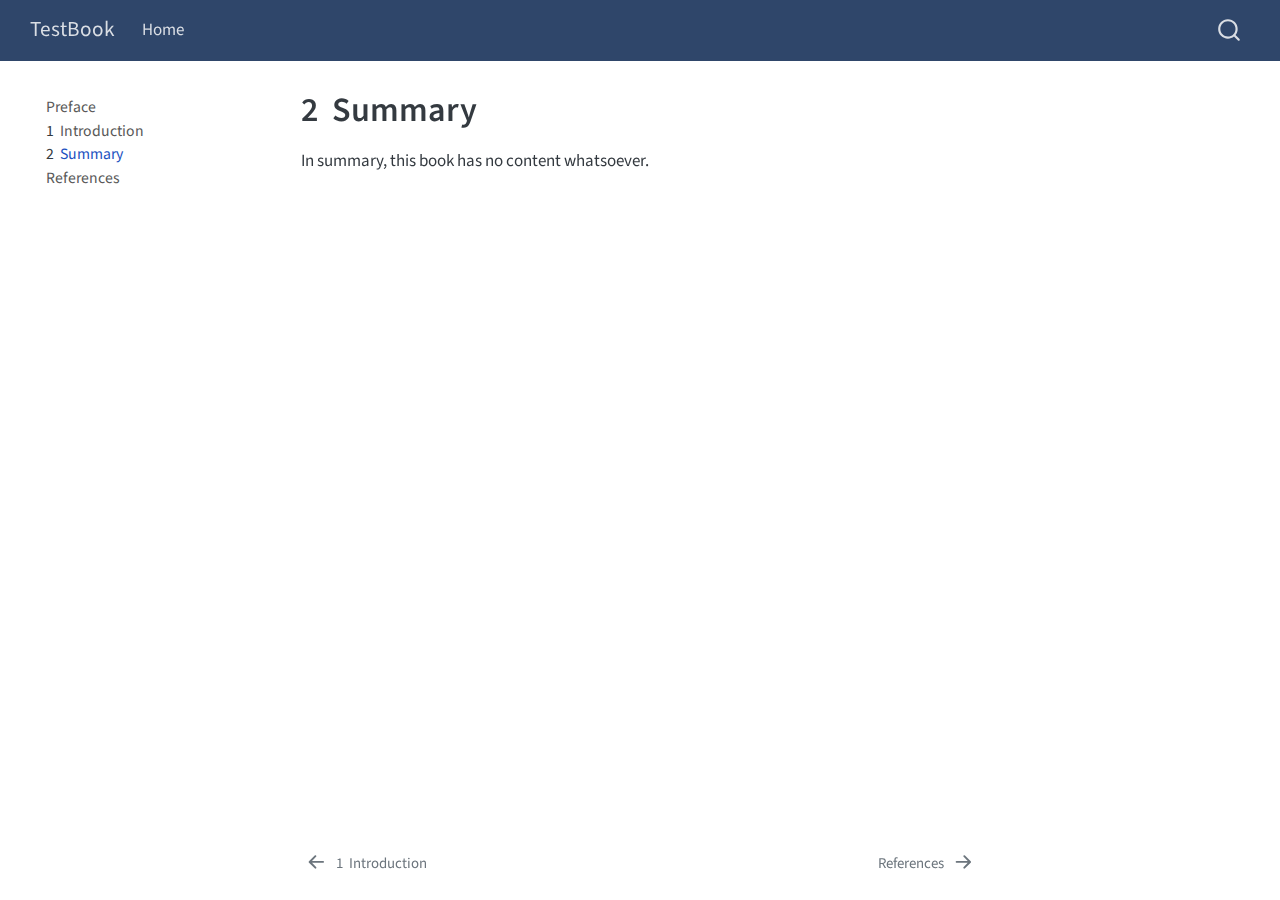
<file: _book/fr/summary.fr.html>
<!DOCTYPE html>
<html xmlns="http://www.w3.org/1999/xhtml" lang="fr" xml:lang="fr">
<head>
<meta http-equiv="Content-Type" content="text/html; charset=UTF-8">
<meta charset="utf-8">
<meta name="generator" content="quarto-1.6.1">
<meta name="viewport" content="width=device-width, initial-scale=1.0, user-scalable=yes">
<meta name="description" content="description in fr">
<title>2  Summary – title in fr</title>
<style>
code{white-space: pre-wrap;}
span.smallcaps{font-variant: small-caps;}
div.columns{display: flex; gap: min(4vw, 1.5em);}
div.column{flex: auto; overflow-x: auto;}
div.hanging-indent{margin-left: 1.5em; text-indent: -1.5em;}
ul.task-list{list-style: none;}
ul.task-list li input[type="checkbox"] {
  width: 0.8em;
  margin: 0 0.8em 0.2em -1em; /* quarto-specific, see https://github.com/quarto-dev/quarto-cli/issues/4556 */ 
  vertical-align: middle;
}
</style>
<script src="site_libs/quarto-nav/quarto-nav.js"></script><script src="site_libs/quarto-nav/headroom.min.js"></script><script src="site_libs/clipboard/clipboard.min.js"></script><script src="site_libs/quarto-search/autocomplete.umd.js"></script><script src="site_libs/quarto-search/fuse.min.js"></script><script src="site_libs/quarto-search/quarto-search.js"></script><meta name="quarto:offset" content="./">
<link href="./references.fr.html" rel="next">
<link href="./intro.fr.html" rel="prev">
<script src="site_libs/quarto-html/quarto.js"></script><script src="site_libs/quarto-html/popper.min.js"></script><script src="site_libs/quarto-html/tippy.umd.min.js"></script><script src="site_libs/quarto-html/anchor.min.js"></script><link href="site_libs/quarto-html/tippy.css" rel="stylesheet">
<link href="site_libs/quarto-html/quarto-syntax-highlighting.css" rel="stylesheet" id="quarto-text-highlighting-styles">
<script src="site_libs/bootstrap/bootstrap.min.js"></script><link href="site_libs/bootstrap/bootstrap-icons.css" rel="stylesheet">
<link href="site_libs/bootstrap/bootstrap.min.css" rel="stylesheet" id="quarto-bootstrap" data-mode="light">
<script id="quarto-search-options" type="application/json">{
  "location": "navbar",
  "copy-button": false,
  "collapse-after": 3,
  "panel-placement": "end",
  "type": "overlay",
  "limit": 50,
  "keyboard-shortcut": [
    "f",
    "/",
    "s"
  ],
  "show-item-context": false,
  "language": {
    "search-no-results-text": "Pas de résultats",
    "search-matching-documents-text": "documents trouvés",
    "search-copy-link-title": "Copier le lien vers la recherche",
    "search-hide-matches-text": "Cacher les correspondances additionnelles",
    "search-more-match-text": "correspondance de plus dans ce document",
    "search-more-matches-text": "correspondances de plus dans ce document",
    "search-clear-button-title": "Effacer",
    "search-text-placeholder": "",
    "search-detached-cancel-button-title": "Annuler",
    "search-submit-button-title": "Envoyer",
    "search-label": "Recherche"
  }
}</script>
</head>
<body class="nav-sidebar floating nav-fixed">

<div id="quarto-search-results"></div>
  <header id="quarto-header" class="headroom fixed-top"><nav class="navbar navbar-expand-lg " data-bs-theme="dark"><div class="navbar-container container-fluid">
      <div class="navbar-brand-container mx-auto">
    <a class="navbar-brand" href="./index.html">
    <span class="navbar-title">TestBook</span>
    </a>
  </div>
            <div id="quarto-search" class="" title="Recherche"></div>
          <button class="navbar-toggler" type="button" data-bs-toggle="collapse" data-bs-target="#navbarCollapse" aria-controls="navbarCollapse" role="menu" aria-expanded="false" aria-label="Basculer la navigation" onclick="if (window.quartoToggleHeadroom) { window.quartoToggleHeadroom(); }">
  <span class="navbar-toggler-icon"></span>
</button>
          <div class="collapse navbar-collapse" id="navbarCollapse">
            <ul class="navbar-nav navbar-nav-scroll me-auto">
<li class="nav-item">
    <a class="nav-link" href="./index.qmd"> 
<span class="menu-text">Home</span></a>
  </li>  
</ul>
</div> <!-- /navcollapse -->
            <div class="quarto-navbar-tools">
</div>
      </div> <!-- /container-fluid -->
    </nav><nav class="quarto-secondary-nav"><div class="container-fluid d-flex">
      <button type="button" class="quarto-btn-toggle btn" data-bs-toggle="collapse" role="button" data-bs-target=".quarto-sidebar-collapse-item" aria-controls="quarto-sidebar" aria-expanded="false" aria-label="Basculer la barre latérale" onclick="if (window.quartoToggleHeadroom) { window.quartoToggleHeadroom(); }">
        <i class="bi bi-layout-text-sidebar-reverse"></i>
      </button>
        <nav class="quarto-page-breadcrumbs" aria-label="breadcrumb"><ol class="breadcrumb"><li class="breadcrumb-item"><a href="./summary.fr.html"><span class="chapter-number">2</span>  <span class="chapter-title">Summary</span></a></li></ol></nav><a class="flex-grow-1" role="navigation" data-bs-toggle="collapse" data-bs-target=".quarto-sidebar-collapse-item" aria-controls="quarto-sidebar" aria-expanded="false" aria-label="Basculer la barre latérale" onclick="if (window.quartoToggleHeadroom) { window.quartoToggleHeadroom(); }">      
        </a>
    </div>
  </nav></header><!-- content --><div id="quarto-content" class="quarto-container page-columns page-rows-contents page-layout-article page-navbar">
<!-- sidebar -->
  <nav id="quarto-sidebar" class="sidebar collapse collapse-horizontal quarto-sidebar-collapse-item sidebar-navigation floating overflow-auto"><div class="sidebar-menu-container"> 
    <ul class="list-unstyled mt-1">
<li class="sidebar-item">
  <div class="sidebar-item-container"> 
  <a href="./index.fr.html" class="sidebar-item-text sidebar-link">
 <span class="menu-text">Preface</span></a>
  </div>
</li>
        <li class="sidebar-item">
  <div class="sidebar-item-container"> 
  <a href="./intro.fr.html" class="sidebar-item-text sidebar-link">
 <span class="menu-text"><span class="chapter-number">1</span>  <span class="chapter-title">Introduction</span></span></a>
  </div>
</li>
        <li class="sidebar-item">
  <div class="sidebar-item-container"> 
  <a href="./summary.fr.html" class="sidebar-item-text sidebar-link active">
 <span class="menu-text"><span class="chapter-number">2</span>  <span class="chapter-title">Summary</span></span></a>
  </div>
</li>
        <li class="sidebar-item">
  <div class="sidebar-item-container"> 
  <a href="./references.fr.html" class="sidebar-item-text sidebar-link">
 <span class="menu-text">References</span></a>
  </div>
</li>
    </ul>
</div>
</nav><div id="quarto-sidebar-glass" class="quarto-sidebar-collapse-item" data-bs-toggle="collapse" data-bs-target=".quarto-sidebar-collapse-item"></div>
<!-- margin-sidebar -->
    <div id="quarto-margin-sidebar" class="sidebar margin-sidebar zindex-bottom">
        
    </div>
<!-- main -->
<main class="content" id="quarto-document-content"><header id="title-block-header" class="quarto-title-block default"><div class="quarto-title">
<h1 class="title">
<span class="chapter-number">2</span>  <span class="chapter-title">Summary</span>
</h1>
</div>



<div class="quarto-title-meta">

    
  
    
  </div>
  


</header><p>In summary, this book has no content whatsoever.</p>



</main><!-- /main --><script id="quarto-html-after-body" type="application/javascript">
window.document.addEventListener("DOMContentLoaded", function (event) {
  const toggleBodyColorMode = (bsSheetEl) => {
    const mode = bsSheetEl.getAttribute("data-mode");
    const bodyEl = window.document.querySelector("body");
    if (mode === "dark") {
      bodyEl.classList.add("quarto-dark");
      bodyEl.classList.remove("quarto-light");
    } else {
      bodyEl.classList.add("quarto-light");
      bodyEl.classList.remove("quarto-dark");
    }
  }
  const toggleBodyColorPrimary = () => {
    const bsSheetEl = window.document.querySelector("link#quarto-bootstrap");
    if (bsSheetEl) {
      toggleBodyColorMode(bsSheetEl);
    }
  }
  toggleBodyColorPrimary();  
  const icon = "";
  const anchorJS = new window.AnchorJS();
  anchorJS.options = {
    placement: 'right',
    icon: icon
  };
  anchorJS.add('.anchored');
  const isCodeAnnotation = (el) => {
    for (const clz of el.classList) {
      if (clz.startsWith('code-annotation-')) {                     
        return true;
      }
    }
    return false;
  }
  const onCopySuccess = function(e) {
    // button target
    const button = e.trigger;
    // don't keep focus
    button.blur();
    // flash "checked"
    button.classList.add('code-copy-button-checked');
    var currentTitle = button.getAttribute("title");
    button.setAttribute("title", "Copié");
    let tooltip;
    if (window.bootstrap) {
      button.setAttribute("data-bs-toggle", "tooltip");
      button.setAttribute("data-bs-placement", "left");
      button.setAttribute("data-bs-title", "Copié");
      tooltip = new bootstrap.Tooltip(button, 
        { trigger: "manual", 
          customClass: "code-copy-button-tooltip",
          offset: [0, -8]});
      tooltip.show();    
    }
    setTimeout(function() {
      if (tooltip) {
        tooltip.hide();
        button.removeAttribute("data-bs-title");
        button.removeAttribute("data-bs-toggle");
        button.removeAttribute("data-bs-placement");
      }
      button.setAttribute("title", currentTitle);
      button.classList.remove('code-copy-button-checked');
    }, 1000);
    // clear code selection
    e.clearSelection();
  }
  const getTextToCopy = function(trigger) {
      const codeEl = trigger.previousElementSibling.cloneNode(true);
      for (const childEl of codeEl.children) {
        if (isCodeAnnotation(childEl)) {
          childEl.remove();
        }
      }
      return codeEl.innerText;
  }
  const clipboard = new window.ClipboardJS('.code-copy-button:not([data-in-quarto-modal])', {
    text: getTextToCopy
  });
  clipboard.on('success', onCopySuccess);
  if (window.document.getElementById('quarto-embedded-source-code-modal')) {
    // For code content inside modals, clipBoardJS needs to be initialized with a container option
    // TODO: Check when it could be a function (https://github.com/zenorocha/clipboard.js/issues/860)
    const clipboardModal = new window.ClipboardJS('.code-copy-button[data-in-quarto-modal]', {
      text: getTextToCopy,
      container: window.document.getElementById('quarto-embedded-source-code-modal')
    });
    clipboardModal.on('success', onCopySuccess);
  }
    var localhostRegex = new RegExp(/^(?:http|https):\/\/localhost\:?[0-9]*\//);
    var mailtoRegex = new RegExp(/^mailto:/);
      var filterRegex = new RegExp("https:\/\/example\.com");
    var isInternal = (href) => {
        return filterRegex.test(href) || localhostRegex.test(href) || mailtoRegex.test(href);
    }
    // Inspect non-navigation links and adorn them if external
 	var links = window.document.querySelectorAll('a[href]:not(.nav-link):not(.navbar-brand):not(.toc-action):not(.sidebar-link):not(.sidebar-item-toggle):not(.pagination-link):not(.no-external):not([aria-hidden]):not(.dropdown-item):not(.quarto-navigation-tool):not(.about-link)');
    for (var i=0; i<links.length; i++) {
      const link = links[i];
      if (!isInternal(link.href)) {
        // undo the damage that might have been done by quarto-nav.js in the case of
        // links that we want to consider external
        if (link.dataset.originalHref !== undefined) {
          link.href = link.dataset.originalHref;
        }
      }
    }
  function tippyHover(el, contentFn, onTriggerFn, onUntriggerFn) {
    const config = {
      allowHTML: true,
      maxWidth: 500,
      delay: 100,
      arrow: false,
      appendTo: function(el) {
          return el.parentElement;
      },
      interactive: true,
      interactiveBorder: 10,
      theme: 'quarto',
      placement: 'bottom-start',
    };
    if (contentFn) {
      config.content = contentFn;
    }
    if (onTriggerFn) {
      config.onTrigger = onTriggerFn;
    }
    if (onUntriggerFn) {
      config.onUntrigger = onUntriggerFn;
    }
    window.tippy(el, config); 
  }
  const noterefs = window.document.querySelectorAll('a[role="doc-noteref"]');
  for (var i=0; i<noterefs.length; i++) {
    const ref = noterefs[i];
    tippyHover(ref, function() {
      // use id or data attribute instead here
      let href = ref.getAttribute('data-footnote-href') || ref.getAttribute('href');
      try { href = new URL(href).hash; } catch {}
      const id = href.replace(/^#\/?/, "");
      const note = window.document.getElementById(id);
      if (note) {
        return note.innerHTML;
      } else {
        return "";
      }
    });
  }
  const xrefs = window.document.querySelectorAll('a.quarto-xref');
  const processXRef = (id, note) => {
    // Strip column container classes
    const stripColumnClz = (el) => {
      el.classList.remove("page-full", "page-columns");
      if (el.children) {
        for (const child of el.children) {
          stripColumnClz(child);
        }
      }
    }
    stripColumnClz(note)
    if (id === null || id.startsWith('sec-')) {
      // Special case sections, only their first couple elements
      const container = document.createElement("div");
      if (note.children && note.children.length > 2) {
        container.appendChild(note.children[0].cloneNode(true));
        for (let i = 1; i < note.children.length; i++) {
          const child = note.children[i];
          if (child.tagName === "P" && child.innerText === "") {
            continue;
          } else {
            container.appendChild(child.cloneNode(true));
            break;
          }
        }
        if (window.Quarto?.typesetMath) {
          window.Quarto.typesetMath(container);
        }
        return container.innerHTML
      } else {
        if (window.Quarto?.typesetMath) {
          window.Quarto.typesetMath(note);
        }
        return note.innerHTML;
      }
    } else {
      // Remove any anchor links if they are present
      const anchorLink = note.querySelector('a.anchorjs-link');
      if (anchorLink) {
        anchorLink.remove();
      }
      if (window.Quarto?.typesetMath) {
        window.Quarto.typesetMath(note);
      }
      // TODO in 1.5, we should make sure this works without a callout special case
      if (note.classList.contains("callout")) {
        return note.outerHTML;
      } else {
        return note.innerHTML;
      }
    }
  }
  for (var i=0; i<xrefs.length; i++) {
    const xref = xrefs[i];
    tippyHover(xref, undefined, function(instance) {
      instance.disable();
      let url = xref.getAttribute('href');
      let hash = undefined; 
      if (url.startsWith('#')) {
        hash = url;
      } else {
        try { hash = new URL(url).hash; } catch {}
      }
      if (hash) {
        const id = hash.replace(/^#\/?/, "");
        const note = window.document.getElementById(id);
        if (note !== null) {
          try {
            const html = processXRef(id, note.cloneNode(true));
            instance.setContent(html);
          } finally {
            instance.enable();
            instance.show();
          }
        } else {
          // See if we can fetch this
          fetch(url.split('#')[0])
          .then(res => res.text())
          .then(html => {
            const parser = new DOMParser();
            const htmlDoc = parser.parseFromString(html, "text/html");
            const note = htmlDoc.getElementById(id);
            if (note !== null) {
              const html = processXRef(id, note);
              instance.setContent(html);
            } 
          }).finally(() => {
            instance.enable();
            instance.show();
          });
        }
      } else {
        // See if we can fetch a full url (with no hash to target)
        // This is a special case and we should probably do some content thinning / targeting
        fetch(url)
        .then(res => res.text())
        .then(html => {
          const parser = new DOMParser();
          const htmlDoc = parser.parseFromString(html, "text/html");
          const note = htmlDoc.querySelector('main.content');
          if (note !== null) {
            // This should only happen for chapter cross references
            // (since there is no id in the URL)
            // remove the first header
            if (note.children.length > 0 && note.children[0].tagName === "HEADER") {
              note.children[0].remove();
            }
            const html = processXRef(null, note);
            instance.setContent(html);
          } 
        }).finally(() => {
          instance.enable();
          instance.show();
        });
      }
    }, function(instance) {
    });
  }
      let selectedAnnoteEl;
      const selectorForAnnotation = ( cell, annotation) => {
        let cellAttr = 'data-code-cell="' + cell + '"';
        let lineAttr = 'data-code-annotation="' +  annotation + '"';
        const selector = 'span[' + cellAttr + '][' + lineAttr + ']';
        return selector;
      }
      const selectCodeLines = (annoteEl) => {
        const doc = window.document;
        const targetCell = annoteEl.getAttribute("data-target-cell");
        const targetAnnotation = annoteEl.getAttribute("data-target-annotation");
        const annoteSpan = window.document.querySelector(selectorForAnnotation(targetCell, targetAnnotation));
        const lines = annoteSpan.getAttribute("data-code-lines").split(",");
        const lineIds = lines.map((line) => {
          return targetCell + "-" + line;
        })
        let top = null;
        let height = null;
        let parent = null;
        if (lineIds.length > 0) {
            //compute the position of the single el (top and bottom and make a div)
            const el = window.document.getElementById(lineIds[0]);
            top = el.offsetTop;
            height = el.offsetHeight;
            parent = el.parentElement.parentElement;
          if (lineIds.length > 1) {
            const lastEl = window.document.getElementById(lineIds[lineIds.length - 1]);
            const bottom = lastEl.offsetTop + lastEl.offsetHeight;
            height = bottom - top;
          }
          if (top !== null && height !== null && parent !== null) {
            // cook up a div (if necessary) and position it 
            let div = window.document.getElementById("code-annotation-line-highlight");
            if (div === null) {
              div = window.document.createElement("div");
              div.setAttribute("id", "code-annotation-line-highlight");
              div.style.position = 'absolute';
              parent.appendChild(div);
            }
            div.style.top = top - 2 + "px";
            div.style.height = height + 4 + "px";
            div.style.left = 0;
            let gutterDiv = window.document.getElementById("code-annotation-line-highlight-gutter");
            if (gutterDiv === null) {
              gutterDiv = window.document.createElement("div");
              gutterDiv.setAttribute("id", "code-annotation-line-highlight-gutter");
              gutterDiv.style.position = 'absolute';
              const codeCell = window.document.getElementById(targetCell);
              const gutter = codeCell.querySelector('.code-annotation-gutter');
              gutter.appendChild(gutterDiv);
            }
            gutterDiv.style.top = top - 2 + "px";
            gutterDiv.style.height = height + 4 + "px";
          }
          selectedAnnoteEl = annoteEl;
        }
      };
      const unselectCodeLines = () => {
        const elementsIds = ["code-annotation-line-highlight", "code-annotation-line-highlight-gutter"];
        elementsIds.forEach((elId) => {
          const div = window.document.getElementById(elId);
          if (div) {
            div.remove();
          }
        });
        selectedAnnoteEl = undefined;
      };
        // Handle positioning of the toggle
    window.addEventListener(
      "resize",
      throttle(() => {
        elRect = undefined;
        if (selectedAnnoteEl) {
          selectCodeLines(selectedAnnoteEl);
        }
      }, 10)
    );
    function throttle(fn, ms) {
    let throttle = false;
    let timer;
      return (...args) => {
        if(!throttle) { // first call gets through
            fn.apply(this, args);
            throttle = true;
        } else { // all the others get throttled
            if(timer) clearTimeout(timer); // cancel #2
            timer = setTimeout(() => {
              fn.apply(this, args);
              timer = throttle = false;
            }, ms);
        }
      };
    }
      // Attach click handler to the DT
      const annoteDls = window.document.querySelectorAll('dt[data-target-cell]');
      for (const annoteDlNode of annoteDls) {
        annoteDlNode.addEventListener('click', (event) => {
          const clickedEl = event.target;
          if (clickedEl !== selectedAnnoteEl) {
            unselectCodeLines();
            const activeEl = window.document.querySelector('dt[data-target-cell].code-annotation-active');
            if (activeEl) {
              activeEl.classList.remove('code-annotation-active');
            }
            selectCodeLines(clickedEl);
            clickedEl.classList.add('code-annotation-active');
          } else {
            // Unselect the line
            unselectCodeLines();
            clickedEl.classList.remove('code-annotation-active');
          }
        });
      }
  const findCites = (el) => {
    const parentEl = el.parentElement;
    if (parentEl) {
      const cites = parentEl.dataset.cites;
      if (cites) {
        return {
          el,
          cites: cites.split(' ')
        };
      } else {
        return findCites(el.parentElement)
      }
    } else {
      return undefined;
    }
  };
  var bibliorefs = window.document.querySelectorAll('a[role="doc-biblioref"]');
  for (var i=0; i<bibliorefs.length; i++) {
    const ref = bibliorefs[i];
    const citeInfo = findCites(ref);
    if (citeInfo) {
      tippyHover(citeInfo.el, function() {
        var popup = window.document.createElement('div');
        citeInfo.cites.forEach(function(cite) {
          var citeDiv = window.document.createElement('div');
          citeDiv.classList.add('hanging-indent');
          citeDiv.classList.add('csl-entry');
          var biblioDiv = window.document.getElementById('ref-' + cite);
          if (biblioDiv) {
            citeDiv.innerHTML = biblioDiv.innerHTML;
          }
          popup.appendChild(citeDiv);
        });
        return popup.innerHTML;
      });
    }
  }
});
</script><nav class="page-navigation"><div class="nav-page nav-page-previous">
      <a href="./intro.fr.html" class="pagination-link" aria-label="Introduction">
        <i class="bi bi-arrow-left-short"></i> <span class="nav-page-text"><span class="chapter-number">1</span>  <span class="chapter-title">Introduction</span></span>
      </a>          
  </div>
  <div class="nav-page nav-page-next">
      <a href="./references.fr.html" class="pagination-link" aria-label="References">
        <span class="nav-page-text">References</span> <i class="bi bi-arrow-right-short"></i>
      </a>
  </div>
</nav>
</div> <!-- /content -->




</body>
</html>
</file>
<file: _book/site_libs/quarto-html/tippy.css>
.tippy-box[data-animation=fade][data-state=hidden]{opacity:0}[data-tippy-root]{max-width:calc(100vw - 10px)}.tippy-box{position:relative;background-color:#333;color:#fff;border-radius:4px;font-size:14px;line-height:1.4;white-space:normal;outline:0;transition-property:transform,visibility,opacity}.tippy-box[data-placement^=top]>.tippy-arrow{bottom:0}.tippy-box[data-placement^=top]>.tippy-arrow:before{bottom:-7px;left:0;border-width:8px 8px 0;border-top-color:initial;transform-origin:center top}.tippy-box[data-placement^=bottom]>.tippy-arrow{top:0}.tippy-box[data-placement^=bottom]>.tippy-arrow:before{top:-7px;left:0;border-width:0 8px 8px;border-bottom-color:initial;transform-origin:center bottom}.tippy-box[data-placement^=left]>.tippy-arrow{right:0}.tippy-box[data-placement^=left]>.tippy-arrow:before{border-width:8px 0 8px 8px;border-left-color:initial;right:-7px;transform-origin:center left}.tippy-box[data-placement^=right]>.tippy-arrow{left:0}.tippy-box[data-placement^=right]>.tippy-arrow:before{left:-7px;border-width:8px 8px 8px 0;border-right-color:initial;transform-origin:center right}.tippy-box[data-inertia][data-state=visible]{transition-timing-function:cubic-bezier(.54,1.5,.38,1.11)}.tippy-arrow{width:16px;height:16px;color:#333}.tippy-arrow:before{content:"";position:absolute;border-color:transparent;border-style:solid}.tippy-content{position:relative;padding:5px 9px;z-index:1}
</file>
<file: _book/site_libs/quarto-html/quarto-syntax-highlighting.css>
/* quarto syntax highlight colors */
:root {
  --quarto-hl-ot-color: #003B4F;
  --quarto-hl-at-color: #657422;
  --quarto-hl-ss-color: #20794D;
  --quarto-hl-an-color: #5E5E5E;
  --quarto-hl-fu-color: #4758AB;
  --quarto-hl-st-color: #20794D;
  --quarto-hl-cf-color: #003B4F;
  --quarto-hl-op-color: #5E5E5E;
  --quarto-hl-er-color: #AD0000;
  --quarto-hl-bn-color: #AD0000;
  --quarto-hl-al-color: #AD0000;
  --quarto-hl-va-color: #111111;
  --quarto-hl-bu-color: inherit;
  --quarto-hl-ex-color: inherit;
  --quarto-hl-pp-color: #AD0000;
  --quarto-hl-in-color: #5E5E5E;
  --quarto-hl-vs-color: #20794D;
  --quarto-hl-wa-color: #5E5E5E;
  --quarto-hl-do-color: #5E5E5E;
  --quarto-hl-im-color: #00769E;
  --quarto-hl-ch-color: #20794D;
  --quarto-hl-dt-color: #AD0000;
  --quarto-hl-fl-color: #AD0000;
  --quarto-hl-co-color: #5E5E5E;
  --quarto-hl-cv-color: #5E5E5E;
  --quarto-hl-cn-color: #8f5902;
  --quarto-hl-sc-color: #5E5E5E;
  --quarto-hl-dv-color: #AD0000;
  --quarto-hl-kw-color: #003B4F;
}

/* other quarto variables */
:root {
  --quarto-font-monospace: SFMono-Regular, Menlo, Monaco, Consolas, "Liberation Mono", "Courier New", monospace;
}

pre > code.sourceCode > span {
  color: #003B4F;
}

code span {
  color: #003B4F;
}

code.sourceCode > span {
  color: #003B4F;
}

div.sourceCode,
div.sourceCode pre.sourceCode {
  color: #003B4F;
}

code span.ot {
  color: #003B4F;
  font-style: inherit;
}

code span.at {
  color: #657422;
  font-style: inherit;
}

code span.ss {
  color: #20794D;
  font-style: inherit;
}

code span.an {
  color: #5E5E5E;
  font-style: inherit;
}

code span.fu {
  color: #4758AB;
  font-style: inherit;
}

code span.st {
  color: #20794D;
  font-style: inherit;
}

code span.cf {
  color: #003B4F;
  font-weight: bold;
  font-style: inherit;
}

code span.op {
  color: #5E5E5E;
  font-style: inherit;
}

code span.er {
  color: #AD0000;
  font-style: inherit;
}

code span.bn {
  color: #AD0000;
  font-style: inherit;
}

code span.al {
  color: #AD0000;
  font-style: inherit;
}

code span.va {
  color: #111111;
  font-style: inherit;
}

code span.bu {
  font-style: inherit;
}

code span.ex {
  font-style: inherit;
}

code span.pp {
  color: #AD0000;
  font-style: inherit;
}

code span.in {
  color: #5E5E5E;
  font-style: inherit;
}

code span.vs {
  color: #20794D;
  font-style: inherit;
}

code span.wa {
  color: #5E5E5E;
  font-style: italic;
}

code span.do {
  color: #5E5E5E;
  font-style: italic;
}

code span.im {
  color: #00769E;
  font-style: inherit;
}

code span.ch {
  color: #20794D;
  font-style: inherit;
}

code span.dt {
  color: #AD0000;
  font-style: inherit;
}

code span.fl {
  color: #AD0000;
  font-style: inherit;
}

code span.co {
  color: #5E5E5E;
  font-style: inherit;
}

code span.cv {
  color: #5E5E5E;
  font-style: italic;
}

code span.cn {
  color: #8f5902;
  font-style: inherit;
}

code span.sc {
  color: #5E5E5E;
  font-style: inherit;
}

code span.dv {
  color: #AD0000;
  font-style: inherit;
}

code span.kw {
  color: #003B4F;
  font-weight: bold;
  font-style: inherit;
}

.prevent-inlining {
  content: "</";
}

/*# sourceMappingURL=debc5d5d77c3f9108843748ff7464032.css.map */
</file>
<file: _book/es/site_libs/quarto-html/tippy.css>
.tippy-box[data-animation=fade][data-state=hidden]{opacity:0}[data-tippy-root]{max-width:calc(100vw - 10px)}.tippy-box{position:relative;background-color:#333;color:#fff;border-radius:4px;font-size:14px;line-height:1.4;white-space:normal;outline:0;transition-property:transform,visibility,opacity}.tippy-box[data-placement^=top]>.tippy-arrow{bottom:0}.tippy-box[data-placement^=top]>.tippy-arrow:before{bottom:-7px;left:0;border-width:8px 8px 0;border-top-color:initial;transform-origin:center top}.tippy-box[data-placement^=bottom]>.tippy-arrow{top:0}.tippy-box[data-placement^=bottom]>.tippy-arrow:before{top:-7px;left:0;border-width:0 8px 8px;border-bottom-color:initial;transform-origin:center bottom}.tippy-box[data-placement^=left]>.tippy-arrow{right:0}.tippy-box[data-placement^=left]>.tippy-arrow:before{border-width:8px 0 8px 8px;border-left-color:initial;right:-7px;transform-origin:center left}.tippy-box[data-placement^=right]>.tippy-arrow{left:0}.tippy-box[data-placement^=right]>.tippy-arrow:before{left:-7px;border-width:8px 8px 8px 0;border-right-color:initial;transform-origin:center right}.tippy-box[data-inertia][data-state=visible]{transition-timing-function:cubic-bezier(.54,1.5,.38,1.11)}.tippy-arrow{width:16px;height:16px;color:#333}.tippy-arrow:before{content:"";position:absolute;border-color:transparent;border-style:solid}.tippy-content{position:relative;padding:5px 9px;z-index:1}
</file>
<file: _book/es/site_libs/quarto-html/quarto-syntax-highlighting.css>
/* quarto syntax highlight colors */
:root {
  --quarto-hl-ot-color: #003B4F;
  --quarto-hl-at-color: #657422;
  --quarto-hl-ss-color: #20794D;
  --quarto-hl-an-color: #5E5E5E;
  --quarto-hl-fu-color: #4758AB;
  --quarto-hl-st-color: #20794D;
  --quarto-hl-cf-color: #003B4F;
  --quarto-hl-op-color: #5E5E5E;
  --quarto-hl-er-color: #AD0000;
  --quarto-hl-bn-color: #AD0000;
  --quarto-hl-al-color: #AD0000;
  --quarto-hl-va-color: #111111;
  --quarto-hl-bu-color: inherit;
  --quarto-hl-ex-color: inherit;
  --quarto-hl-pp-color: #AD0000;
  --quarto-hl-in-color: #5E5E5E;
  --quarto-hl-vs-color: #20794D;
  --quarto-hl-wa-color: #5E5E5E;
  --quarto-hl-do-color: #5E5E5E;
  --quarto-hl-im-color: #00769E;
  --quarto-hl-ch-color: #20794D;
  --quarto-hl-dt-color: #AD0000;
  --quarto-hl-fl-color: #AD0000;
  --quarto-hl-co-color: #5E5E5E;
  --quarto-hl-cv-color: #5E5E5E;
  --quarto-hl-cn-color: #8f5902;
  --quarto-hl-sc-color: #5E5E5E;
  --quarto-hl-dv-color: #AD0000;
  --quarto-hl-kw-color: #003B4F;
}

/* other quarto variables */
:root {
  --quarto-font-monospace: SFMono-Regular, Menlo, Monaco, Consolas, "Liberation Mono", "Courier New", monospace;
}

pre > code.sourceCode > span {
  color: #003B4F;
}

code span {
  color: #003B4F;
}

code.sourceCode > span {
  color: #003B4F;
}

div.sourceCode,
div.sourceCode pre.sourceCode {
  color: #003B4F;
}

code span.ot {
  color: #003B4F;
  font-style: inherit;
}

code span.at {
  color: #657422;
  font-style: inherit;
}

code span.ss {
  color: #20794D;
  font-style: inherit;
}

code span.an {
  color: #5E5E5E;
  font-style: inherit;
}

code span.fu {
  color: #4758AB;
  font-style: inherit;
}

code span.st {
  color: #20794D;
  font-style: inherit;
}

code span.cf {
  color: #003B4F;
  font-weight: bold;
  font-style: inherit;
}

code span.op {
  color: #5E5E5E;
  font-style: inherit;
}

code span.er {
  color: #AD0000;
  font-style: inherit;
}

code span.bn {
  color: #AD0000;
  font-style: inherit;
}

code span.al {
  color: #AD0000;
  font-style: inherit;
}

code span.va {
  color: #111111;
  font-style: inherit;
}

code span.bu {
  font-style: inherit;
}

code span.ex {
  font-style: inherit;
}

code span.pp {
  color: #AD0000;
  font-style: inherit;
}

code span.in {
  color: #5E5E5E;
  font-style: inherit;
}

code span.vs {
  color: #20794D;
  font-style: inherit;
}

code span.wa {
  color: #5E5E5E;
  font-style: italic;
}

code span.do {
  color: #5E5E5E;
  font-style: italic;
}

code span.im {
  color: #00769E;
  font-style: inherit;
}

code span.ch {
  color: #20794D;
  font-style: inherit;
}

code span.dt {
  color: #AD0000;
  font-style: inherit;
}

code span.fl {
  color: #AD0000;
  font-style: inherit;
}

code span.co {
  color: #5E5E5E;
  font-style: inherit;
}

code span.cv {
  color: #5E5E5E;
  font-style: italic;
}

code span.cn {
  color: #8f5902;
  font-style: inherit;
}

code span.sc {
  color: #5E5E5E;
  font-style: inherit;
}

code span.dv {
  color: #AD0000;
  font-style: inherit;
}

code span.kw {
  color: #003B4F;
  font-weight: bold;
  font-style: inherit;
}

.prevent-inlining {
  content: "</";
}

/*# sourceMappingURL=debc5d5d77c3f9108843748ff7464032.css.map */
</file>
<file: _book/fr/site_libs/quarto-html/tippy.css>
.tippy-box[data-animation=fade][data-state=hidden]{opacity:0}[data-tippy-root]{max-width:calc(100vw - 10px)}.tippy-box{position:relative;background-color:#333;color:#fff;border-radius:4px;font-size:14px;line-height:1.4;white-space:normal;outline:0;transition-property:transform,visibility,opacity}.tippy-box[data-placement^=top]>.tippy-arrow{bottom:0}.tippy-box[data-placement^=top]>.tippy-arrow:before{bottom:-7px;left:0;border-width:8px 8px 0;border-top-color:initial;transform-origin:center top}.tippy-box[data-placement^=bottom]>.tippy-arrow{top:0}.tippy-box[data-placement^=bottom]>.tippy-arrow:before{top:-7px;left:0;border-width:0 8px 8px;border-bottom-color:initial;transform-origin:center bottom}.tippy-box[data-placement^=left]>.tippy-arrow{right:0}.tippy-box[data-placement^=left]>.tippy-arrow:before{border-width:8px 0 8px 8px;border-left-color:initial;right:-7px;transform-origin:center left}.tippy-box[data-placement^=right]>.tippy-arrow{left:0}.tippy-box[data-placement^=right]>.tippy-arrow:before{left:-7px;border-width:8px 8px 8px 0;border-right-color:initial;transform-origin:center right}.tippy-box[data-inertia][data-state=visible]{transition-timing-function:cubic-bezier(.54,1.5,.38,1.11)}.tippy-arrow{width:16px;height:16px;color:#333}.tippy-arrow:before{content:"";position:absolute;border-color:transparent;border-style:solid}.tippy-content{position:relative;padding:5px 9px;z-index:1}
</file>
<file: _book/fr/site_libs/quarto-html/quarto-syntax-highlighting.css>
/* quarto syntax highlight colors */
:root {
  --quarto-hl-ot-color: #003B4F;
  --quarto-hl-at-color: #657422;
  --quarto-hl-ss-color: #20794D;
  --quarto-hl-an-color: #5E5E5E;
  --quarto-hl-fu-color: #4758AB;
  --quarto-hl-st-color: #20794D;
  --quarto-hl-cf-color: #003B4F;
  --quarto-hl-op-color: #5E5E5E;
  --quarto-hl-er-color: #AD0000;
  --quarto-hl-bn-color: #AD0000;
  --quarto-hl-al-color: #AD0000;
  --quarto-hl-va-color: #111111;
  --quarto-hl-bu-color: inherit;
  --quarto-hl-ex-color: inherit;
  --quarto-hl-pp-color: #AD0000;
  --quarto-hl-in-color: #5E5E5E;
  --quarto-hl-vs-color: #20794D;
  --quarto-hl-wa-color: #5E5E5E;
  --quarto-hl-do-color: #5E5E5E;
  --quarto-hl-im-color: #00769E;
  --quarto-hl-ch-color: #20794D;
  --quarto-hl-dt-color: #AD0000;
  --quarto-hl-fl-color: #AD0000;
  --quarto-hl-co-color: #5E5E5E;
  --quarto-hl-cv-color: #5E5E5E;
  --quarto-hl-cn-color: #8f5902;
  --quarto-hl-sc-color: #5E5E5E;
  --quarto-hl-dv-color: #AD0000;
  --quarto-hl-kw-color: #003B4F;
}

/* other quarto variables */
:root {
  --quarto-font-monospace: SFMono-Regular, Menlo, Monaco, Consolas, "Liberation Mono", "Courier New", monospace;
}

pre > code.sourceCode > span {
  color: #003B4F;
}

code span {
  color: #003B4F;
}

code.sourceCode > span {
  color: #003B4F;
}

div.sourceCode,
div.sourceCode pre.sourceCode {
  color: #003B4F;
}

code span.ot {
  color: #003B4F;
  font-style: inherit;
}

code span.at {
  color: #657422;
  font-style: inherit;
}

code span.ss {
  color: #20794D;
  font-style: inherit;
}

code span.an {
  color: #5E5E5E;
  font-style: inherit;
}

code span.fu {
  color: #4758AB;
  font-style: inherit;
}

code span.st {
  color: #20794D;
  font-style: inherit;
}

code span.cf {
  color: #003B4F;
  font-weight: bold;
  font-style: inherit;
}

code span.op {
  color: #5E5E5E;
  font-style: inherit;
}

code span.er {
  color: #AD0000;
  font-style: inherit;
}

code span.bn {
  color: #AD0000;
  font-style: inherit;
}

code span.al {
  color: #AD0000;
  font-style: inherit;
}

code span.va {
  color: #111111;
  font-style: inherit;
}

code span.bu {
  font-style: inherit;
}

code span.ex {
  font-style: inherit;
}

code span.pp {
  color: #AD0000;
  font-style: inherit;
}

code span.in {
  color: #5E5E5E;
  font-style: inherit;
}

code span.vs {
  color: #20794D;
  font-style: inherit;
}

code span.wa {
  color: #5E5E5E;
  font-style: italic;
}

code span.do {
  color: #5E5E5E;
  font-style: italic;
}

code span.im {
  color: #00769E;
  font-style: inherit;
}

code span.ch {
  color: #20794D;
  font-style: inherit;
}

code span.dt {
  color: #AD0000;
  font-style: inherit;
}

code span.fl {
  color: #AD0000;
  font-style: inherit;
}

code span.co {
  color: #5E5E5E;
  font-style: inherit;
}

code span.cv {
  color: #5E5E5E;
  font-style: italic;
}

code span.cn {
  color: #8f5902;
  font-style: inherit;
}

code span.sc {
  color: #5E5E5E;
  font-style: inherit;
}

code span.dv {
  color: #AD0000;
  font-style: inherit;
}

code span.kw {
  color: #003B4F;
  font-weight: bold;
  font-style: inherit;
}

.prevent-inlining {
  content: "</";
}

/*# sourceMappingURL=debc5d5d77c3f9108843748ff7464032.css.map */
</file>
